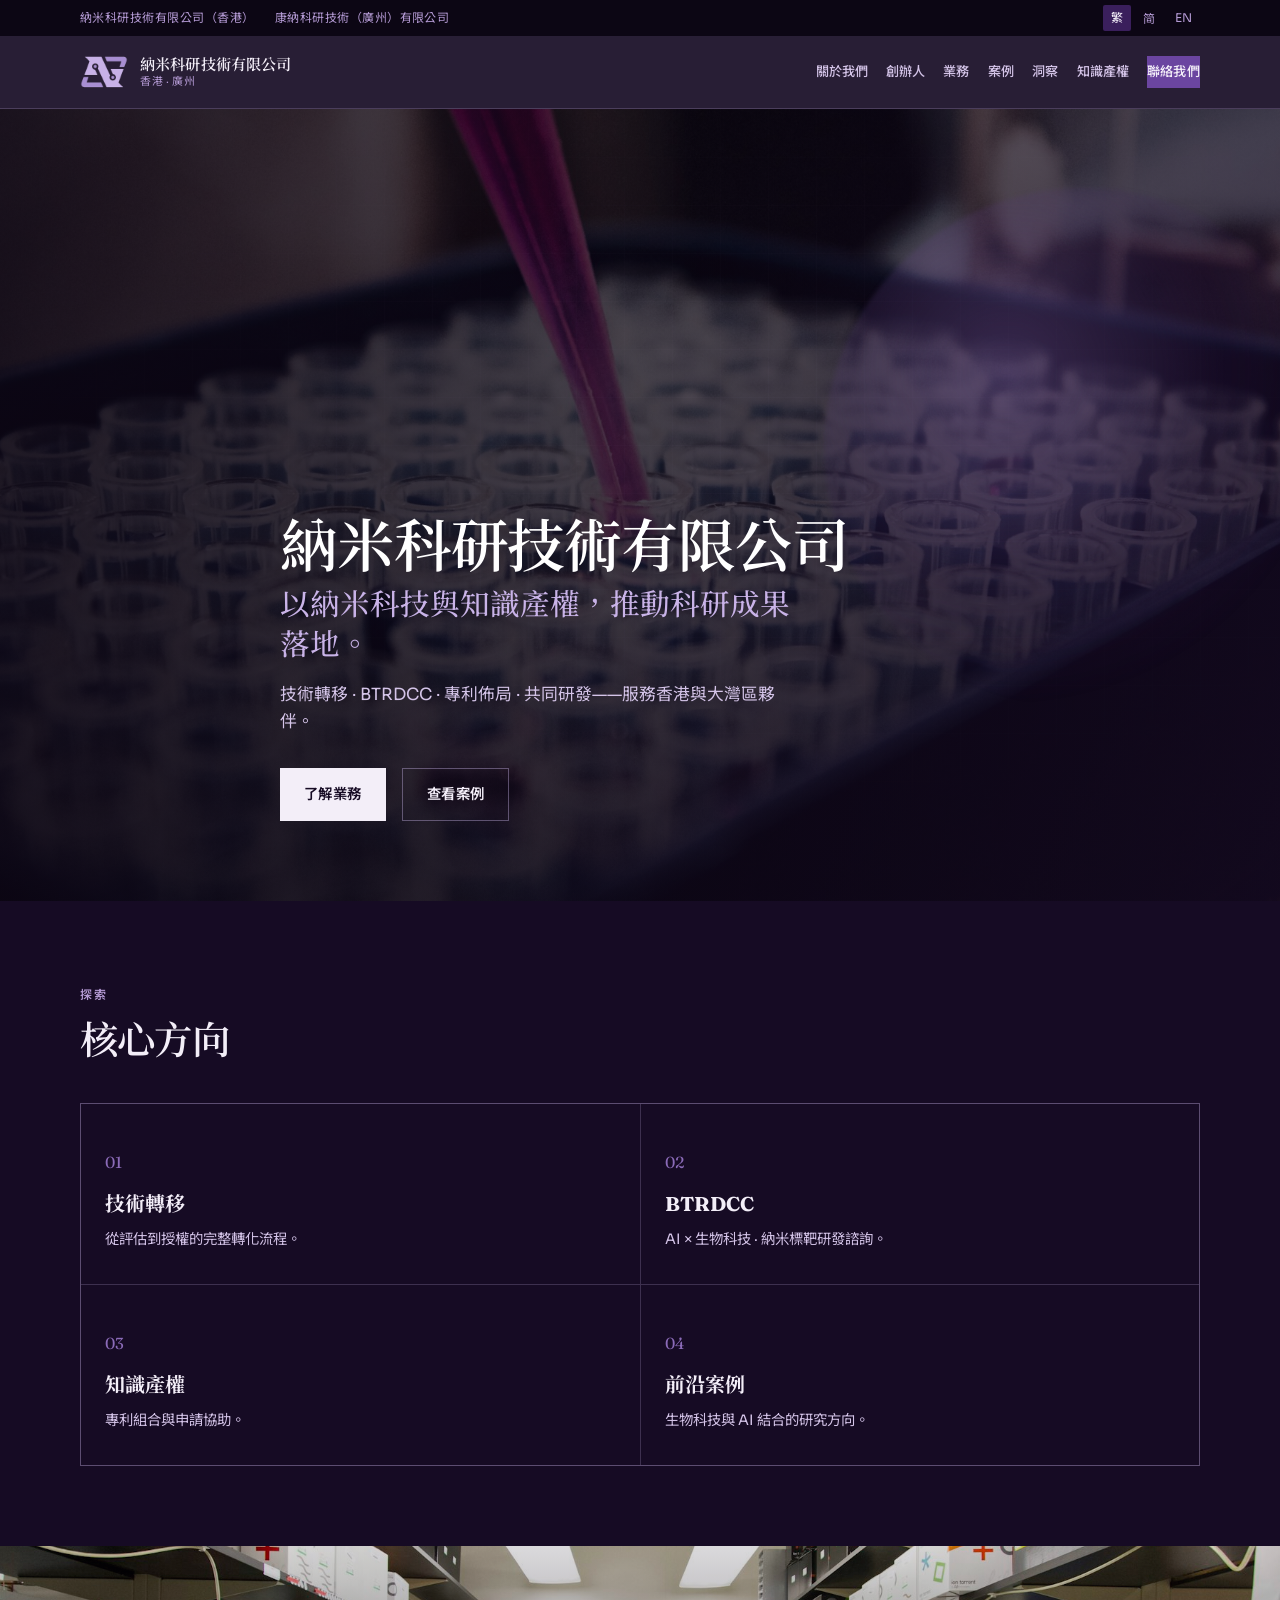
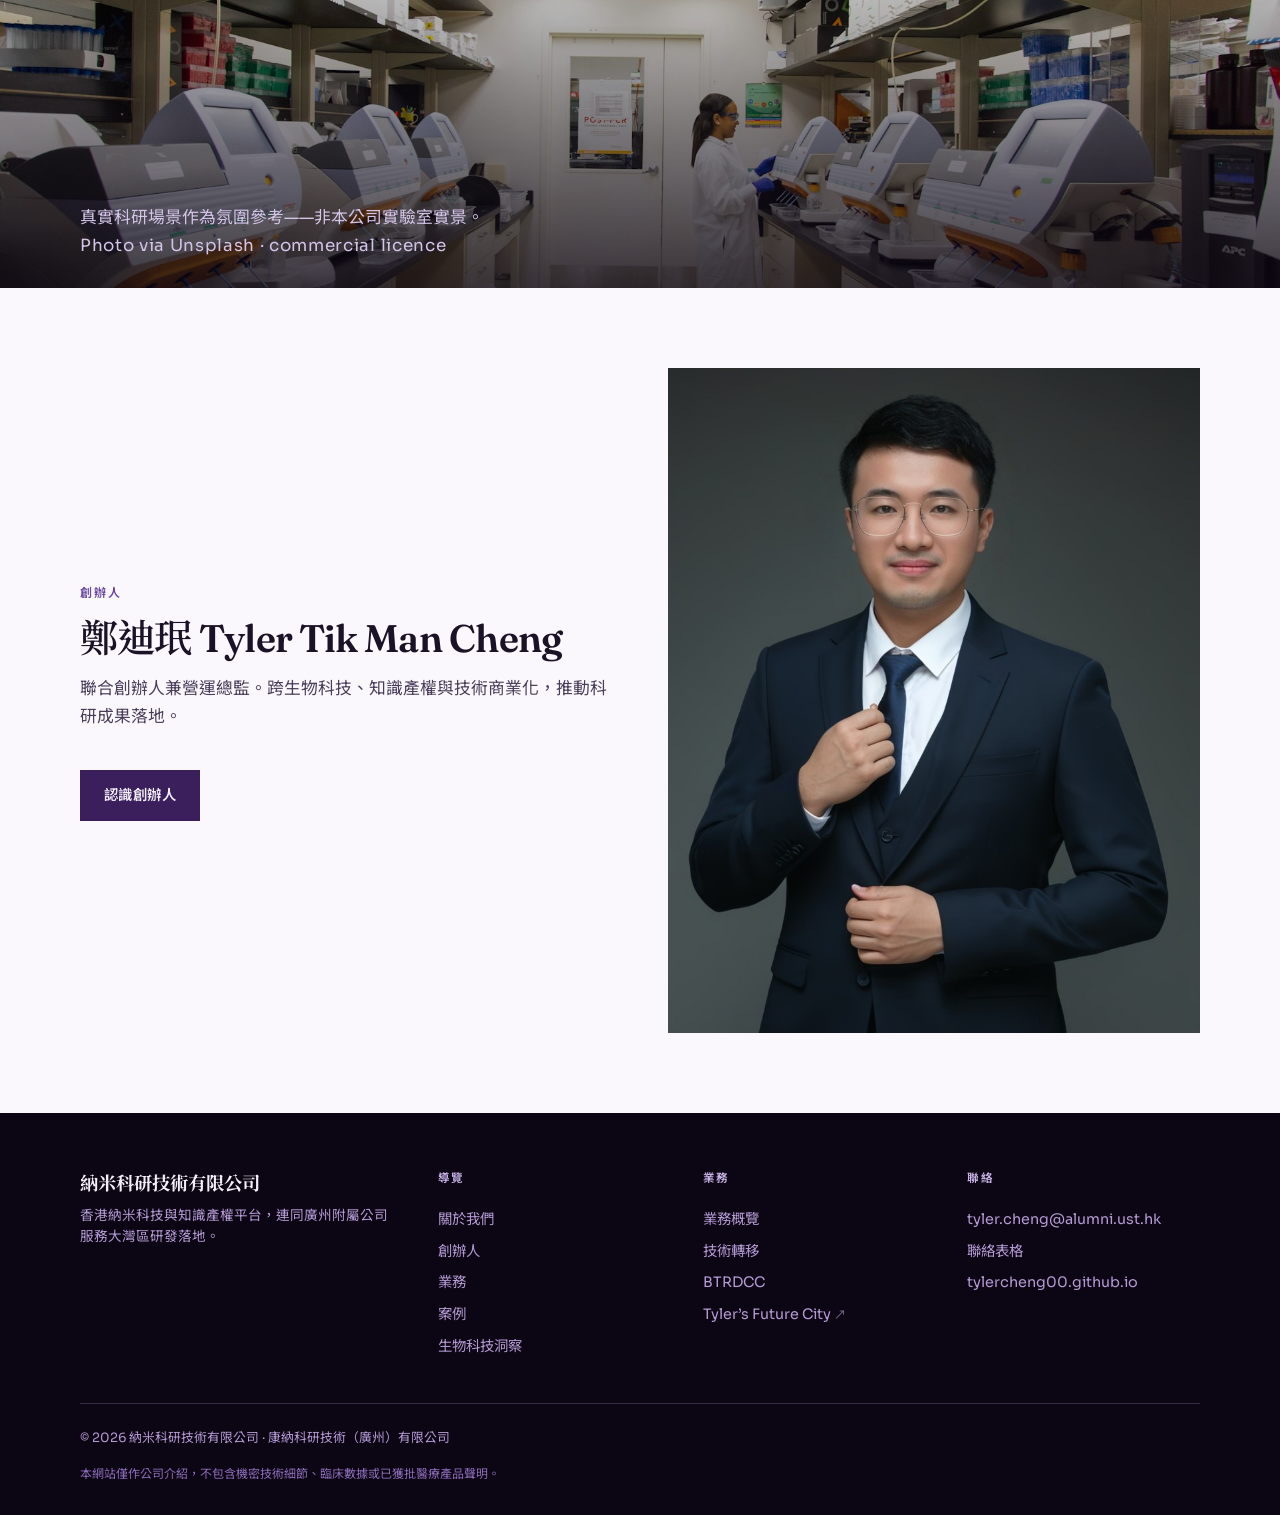
<file: nanotech/index.html>
<!DOCTYPE html>
<html lang="zh-Hant">
<head>
  <meta charset="UTF-8" />
  <script>
    (function () {
      try {
        var lang = localStorage.getItem("nanotech-lang");
        if (lang === "en" || lang === "zh-Hant" || lang === "zh-Hans") document.documentElement.lang = lang;
      } catch (e) {}
    })();
  </script>
  <meta name="viewport" content="width=device-width, initial-scale=1" />
  <title>納米科研技術有限公司 · Nanotech Innovation</title>
  <meta name="description" content="納米科研技術有限公司官方網站" />
  <link rel="preconnect" href="https://fonts.googleapis.com" />
  <link rel="preconnect" href="https://fonts.gstatic.com" crossorigin />
  <link href="https://fonts.googleapis.com/css2?family=Fraunces:opsz,wght@9..144,500;9..144,600;9..144,700&family=Noto+Sans+SC:wght@400;500;600;700&family=Noto+Sans+TC:wght@400;500;600;700&family=Noto+Serif+TC:wght@500;600;700&family=Sora:wght@400;500;600;700&display=swap" rel="stylesheet" />
  <link rel="stylesheet" href="css/styles.css" />
  <link rel="icon" href="assets/favicon.png" type="image/png" />
</head>
<body>
  <div class="topbar">
    <div class="container">
      <div class="topbar-entities">
        <span class="zh-hant">納米科研技術有限公司（香港）</span>
        <span class="zh-hans">纳米科研技术有限公司（香港）</span>
        <span class="en">Nanotech Innovation Limited (Hong Kong)</span>
        <span class="zh-hant">康納科研技術（廣州）有限公司</span>
        <span class="zh-hans">康纳科研技术（广州）有限公司</span>
        <span class="en">Nanotech Innovation (Guangzhou) Limited</span>
      </div>
      <div class="lang-toggle" role="group" aria-label="Language">
        <button type="button" data-lang="zh-Hant" aria-pressed="true">繁</button>
        <button type="button" data-lang="zh-Hans" aria-pressed="false">简</button>
        <button type="button" data-lang="en" aria-pressed="false">EN</button>
      </div>
    </div>
  </div>

  <header class="site-header">
    <div class="container nav">
      <a class="logo" href="index.html">
        <img class="logo-mark" src="assets/logo-mark.png" alt="" width="40" height="40" />
        <span class="logo-text">
          <strong class="zh-hant">納米科研技術有限公司</strong>
          <strong class="zh-hans">纳米科研技术有限公司</strong>
          <strong class="en">Nanotech Innovation Limited</strong>
          <small class="zh-hant">香港 · 廣州</small>
          <small class="zh-hans">香港 · 广州</small>
          <small class="en">Hong Kong · Guangzhou</small>
        </span>
      </a>
      <button class="nav-toggle" type="button" aria-expanded="false" aria-label="Menu"><span></span></button>
      <nav class="nav-links" aria-label="Primary">
        <a href="about.html"><span class="zh-hant">關於我們</span><span class="zh-hans">关于我们</span><span class="en">About</span></a>
        <a href="founder.html"><span class="zh-hant">創辦人</span><span class="zh-hans">创办人</span><span class="en">Founder</span></a>
        <a href="services.html"><span class="zh-hant">業務</span><span class="zh-hans">业务</span><span class="en">Services</span></a>
        <a href="case-study.html"><span class="zh-hant">案例</span><span class="zh-hans">案例</span><span class="en">Case study</span></a>
        <a href="insights.html"><span class="zh-hant">洞察</span><span class="zh-hans">洞察</span><span class="en">Insights</span></a>
        <a href="patents.html"><span class="zh-hant">知識產權</span><span class="zh-hans">知识产权</span><span class="en">IP</span></a>
        <a class="nav-cta" href="contact.html"><span class="zh-hant">聯絡我們</span><span class="zh-hans">联系我们</span><span class="en">Contact</span></a>
      </nav>
    </div>
  </header>

  <main>

    <!-- Photo: Unsplash lab-glassware.jpg — see assets/media/CREDITS.md -->
    <section class="hero">
      <div class="hero-bg" aria-hidden="true"></div>
      <div class="hero-photo" aria-hidden="true" style="background-image:url('assets/media/lab-glassware.jpg')"></div>
      <div class="hero-pattern" aria-hidden="true"></div>
      <div class="hero-orb" aria-hidden="true"></div>
      <div class="container hero-content">
        <h1 class="hero-brand zh-hant">納米科研技術有限公司</h1>
        <h1 class="hero-brand zh-hans">纳米科研技术有限公司</h1>
        <h1 class="hero-brand en">Nanotech Innovation Limited</h1>
        <p class="hero-headline zh-hant">以納米科技與知識產權，推動科研成果落地。</p>
        <p class="hero-headline zh-hans">以纳米科技与知识产权，推动科研成果落地。</p>
        <p class="hero-headline en">Advancing research into real-world technology through nanotech and IP.</p>
        <p class="hero-lead zh-hant">技術轉移 · BTRDCC · 專利佈局 · 共同研發——服務香港與大灣區夥伴。</p>
        <p class="hero-lead zh-hans">技术转移 · BTRDCC · 专利布局 · 共同研发——服务香港与大湾区伙伴。</p>
        <p class="hero-lead en">Technology transfer, BTRDCC, patent strategy and co-development for Hong Kong and Greater Bay Area partners.</p>
        <div class="hero-actions">
          <a class="btn btn-primary" href="services.html"><span class="zh-hant">了解業務</span><span class="zh-hans">了解业务</span><span class="en">Our services</span></a>
          <a class="btn btn-ghost" href="case-study.html"><span class="zh-hant">查看案例</span><span class="zh-hans">查看案例</span><span class="en">Case study</span></a>
        </div>
      </div>
    </section>

    <section class="section section-dark">
      <div class="container">
        <div class="section-head reveal">
          <span class="section-label"><span class="zh-hant">探索</span><span class="zh-hans">探索</span><span class="en">Explore</span></span>
          <h2 class="section-title zh-hant">核心方向</h2>
          <h2 class="section-title zh-hans">核心方向</h2>
          <h2 class="section-title en">Core directions</h2>
        </div>
        <div class="home-grid reveal">
          <a class="home-tile" href="technology-transfer.html">
            <div class="tile-num">01</div>
            <h3><span class="zh-hant">技術轉移</span><span class="zh-hans">技术转移</span><span class="en">Technology transfer</span></h3>
            <p class="zh-hant">從評估到授權的完整轉化流程。</p>
            <p class="zh-hans">从评估到授权的完整转化流程。</p>
            <p class="en">From assessment to licensing.</p>
          </a>
          <a class="home-tile" href="btrdcc.html">
            <div class="tile-num">02</div>
            <h3>BTRDCC</h3>
            <p class="zh-hant">AI × 生物科技 · 納米標靶研發諮詢。</p>
            <p class="zh-hans">AI × 生物科技 · 纳米靶向研发咨询。</p>
            <p class="en">AI × biotech · nano-targeting consultation.</p>
          </a>
          <a class="home-tile" href="patents.html">
            <div class="tile-num">03</div>
            <h3><span class="zh-hant">知識產權</span><span class="zh-hans">知识产权</span><span class="en">Intellectual property</span></h3>
            <p class="zh-hant">專利組合與申請協助。</p>
            <p class="zh-hans">专利组合与申请协助。</p>
            <p class="en">Portfolio and filing support.</p>
          </a>
          <a class="home-tile" href="case-study.html">
            <div class="tile-num">04</div>
            <h3><span class="zh-hant">前沿案例</span><span class="zh-hans">前沿案例</span><span class="en">Frontier case</span></h3>
            <p class="zh-hant">生物科技與 AI 結合的研究方向。</p>
            <p class="zh-hans">生物科技与 AI 结合的研究方向。</p>
            <p class="en">Where biotech meets AI.</p>
          </a>
        </div>
      </div>
    </section>

    <!-- Photo: Unsplash lab-microscope.jpg — see assets/media/CREDITS.md -->
    <section class="photo-band reveal" style="background-image:url('assets/media/lab-microscope.jpg')">
      <div class="container">
        <p class="zh-hant">真實科研場景作為氛圍參考——非本公司實驗室實景。</p>
        <p class="zh-hans">真实科研场景作为氛围参考——非本公司实验室实景。</p>
        <p class="en">Authentic research atmosphere — illustrative category photography, not our own facilities.</p>
        <p class="photo-credit">Photo via Unsplash · commercial licence</p>
      </div>
    </section>

    <section class="section">
      <div class="container split">
        <div class="reveal">
          <span class="section-label"><span class="zh-hant">創辦人</span><span class="zh-hans">创办人</span><span class="en">Founder</span></span>
          <h2 class="section-title zh-hant">鄭迪珉 Tyler Tik Man Cheng</h2>
          <h2 class="section-title zh-hans">郑迪珉 Tyler Tik Man Cheng</h2>
          <h2 class="section-title en">鄭迪珉 Tyler Tik Man Cheng</h2>
          <p class="section-lead zh-hant">聯合創辦人兼營運總監。跨生物科技、知識產權與技術商業化，推動科研成果落地。</p>
          <p class="section-lead zh-hans">联合创办人兼运营总监。跨生物科技、知识产权与技术商业化，推动科研成果落地。</p>
          <p class="section-lead en">Co-founder &amp; COO. Working across biotech, IP and technology commercialisation.</p>
          <a class="btn btn-dark" href="founder.html"><span class="zh-hant">認識創辦人</span><span class="zh-hans">认识创办人</span><span class="en">Meet the founder</span></a>
        </div>
        <div class="split-visual has-photo reveal">
          <img src="assets/media/tyler-portrait.jpg" alt="鄭迪珉 Tyler Tik Man Cheng" style="object-position:center top" />
        </div>
      </div>
    </section>

  </main>

  <footer class="site-footer">
    <div class="container">
      <div class="footer-grid">
        <div class="footer-brand">
          <strong class="zh-hant">納米科研技術有限公司</strong>
          <strong class="zh-hans">纳米科研技术有限公司</strong>
          <strong class="en">Nanotech Innovation Limited</strong>
          <p class="zh-hant">香港納米科技與知識產權平台，連同廣州附屬公司服務大灣區研發落地。</p>
          <p class="zh-hans">香港纳米科技与知识产权平台，连同广州附属公司服务大湾区研发落地。</p>
          <p class="en">A Hong Kong nanotech and IP platform, with our Guangzhou affiliate supporting Greater Bay Area R&amp;D.</p>
        </div>
        <div class="footer-col">
          <h4><span class="zh-hant">導覽</span><span class="zh-hans">导览</span><span class="en">Explore</span></h4>
          <a href="about.html"><span class="zh-hant">關於我們</span><span class="zh-hans">关于我们</span><span class="en">About</span></a>
          <a href="founder.html"><span class="zh-hant">創辦人</span><span class="zh-hans">创办人</span><span class="en">Founder</span></a>
          <a href="services.html"><span class="zh-hant">業務</span><span class="zh-hans">业务</span><span class="en">Services</span></a>
          <a href="case-study.html"><span class="zh-hant">案例</span><span class="zh-hans">案例</span><span class="en">Case study</span></a>
          <a href="insights.html"><span class="zh-hant">生物科技洞察</span><span class="zh-hans">生物科技洞察</span><span class="en">Biotech Insights</span></a>
        </div>
        <div class="footer-col">
          <h4><span class="zh-hant">業務</span><span class="zh-hans">业务</span><span class="en">Services</span></h4>
          <a href="services.html"><span class="zh-hant">業務概覽</span><span class="zh-hans">业务概览</span><span class="en">Overview</span></a>
          <a href="technology-transfer.html"><span class="zh-hant">技術轉移</span><span class="zh-hans">技术转移</span><span class="en">Tech transfer</span></a>
          <a href="btrdcc.html">BTRDCC</a>
          <a class="ext-link" href="https://tyler-future-city.apps.grok.bot" target="_blank" rel="noopener noreferrer">Tyler’s Future City</a>
        </div>
        <div class="footer-col">
          <h4><span class="zh-hant">聯絡</span><span class="zh-hans">联络</span><span class="en">Contact</span></h4>
          <a href="mailto:tyler.cheng@alumni.ust.hk">tyler.cheng@alumni.ust.hk</a>
          <a href="contact.html"><span class="zh-hant">聯絡表格</span><span class="zh-hans">联络表格</span><span class="en">Enquiry form</span></a>
          <a href="https://tylercheng00.github.io/" target="_blank" rel="noopener noreferrer">tylercheng00.github.io</a>
        </div>
      </div>
      <div class="footer-bottom">
        <span class="zh-hant">© 2026 納米科研技術有限公司 · 康納科研技術（廣州）有限公司</span>
        <span class="zh-hans">© 2026 纳米科研技术有限公司 · 康纳科研技术（广州）有限公司</span>
        <span class="en">© 2026 Nanotech Innovation Limited · Nanotech Innovation (Guangzhou) Limited</span>
      </div>
      <p class="disclaimer zh-hant">本網站僅作公司介紹，不包含機密技術細節、臨床數據或已獲批醫療產品聲明。</p>
      <p class="disclaimer zh-hans">本网站仅作公司介绍，不包含机密技术细节、临床数据或已获批医疗产品声明。</p>
      <p class="disclaimer en">For company introduction only — no confidential technical details, clinical data, or approved medical product claims.</p>
    </div>
  </footer>
  <script src="js/main.js"></script>
</body>
</html>
</file>
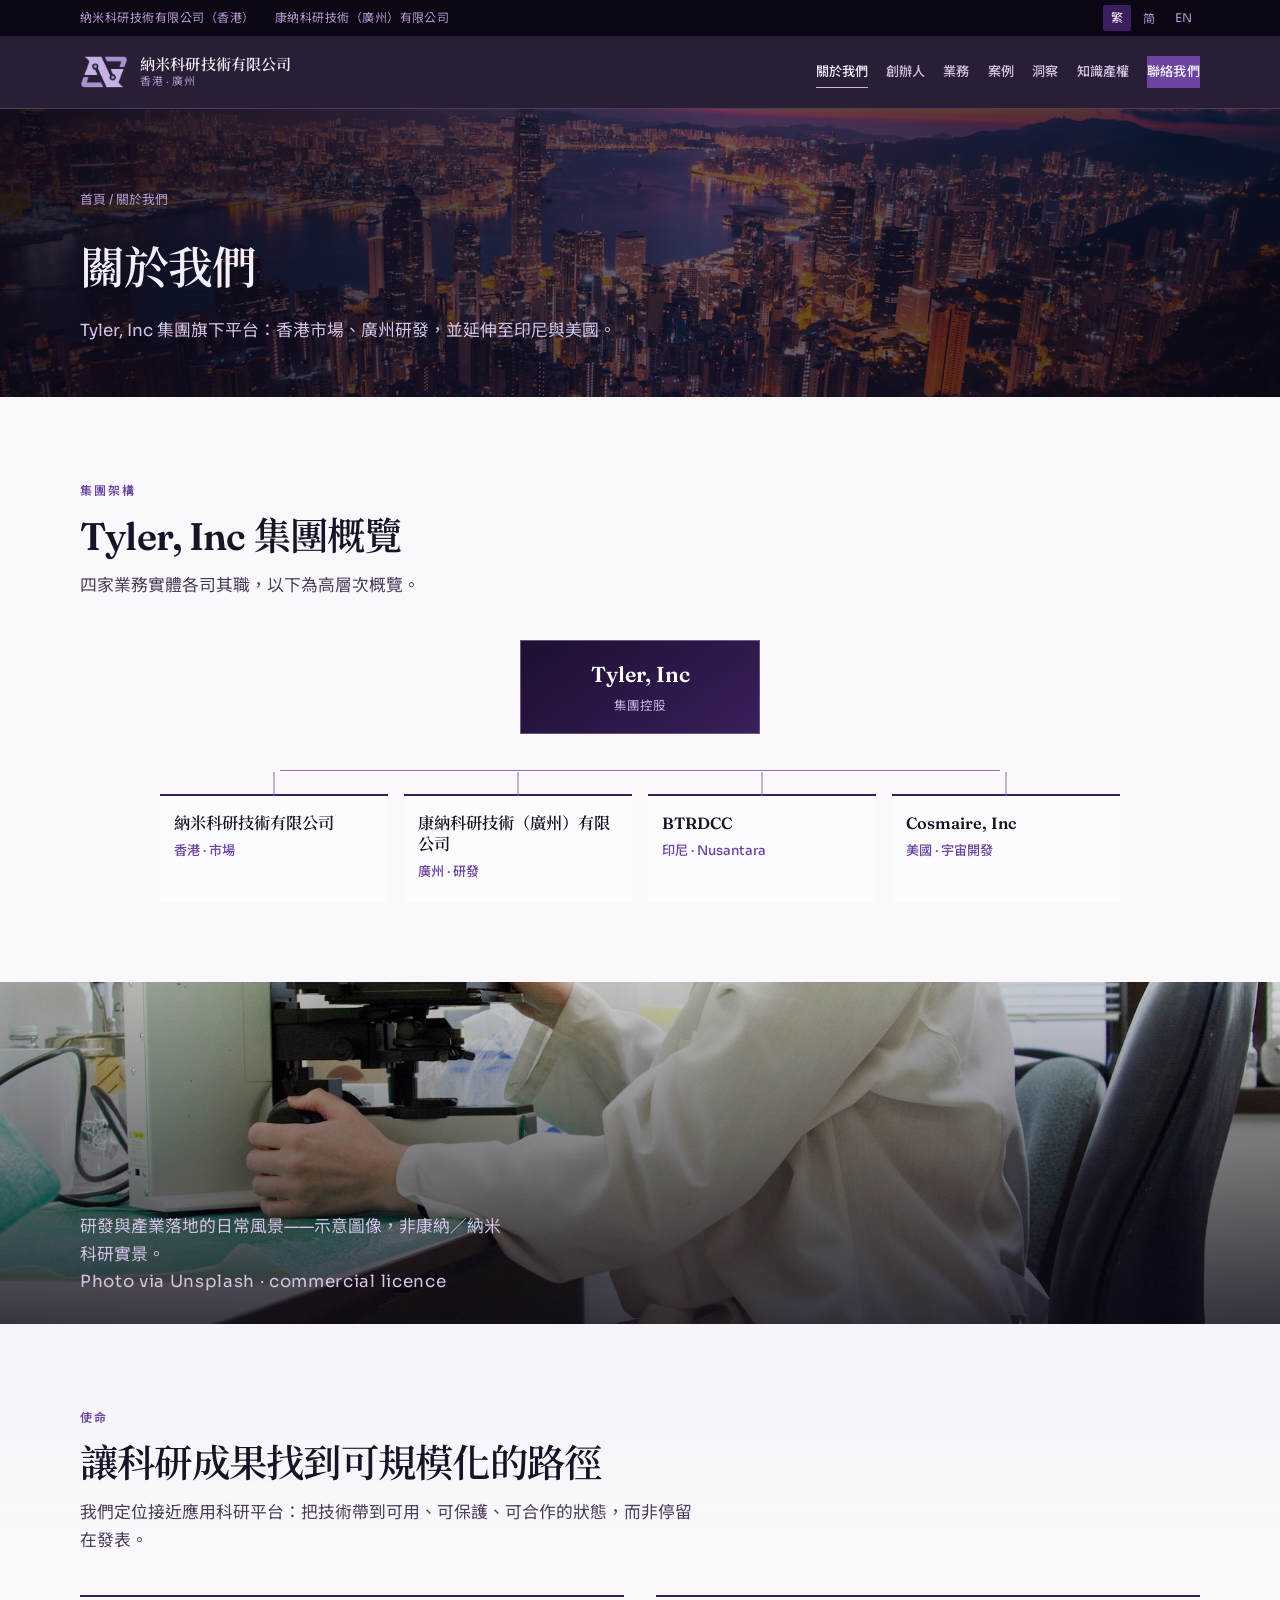
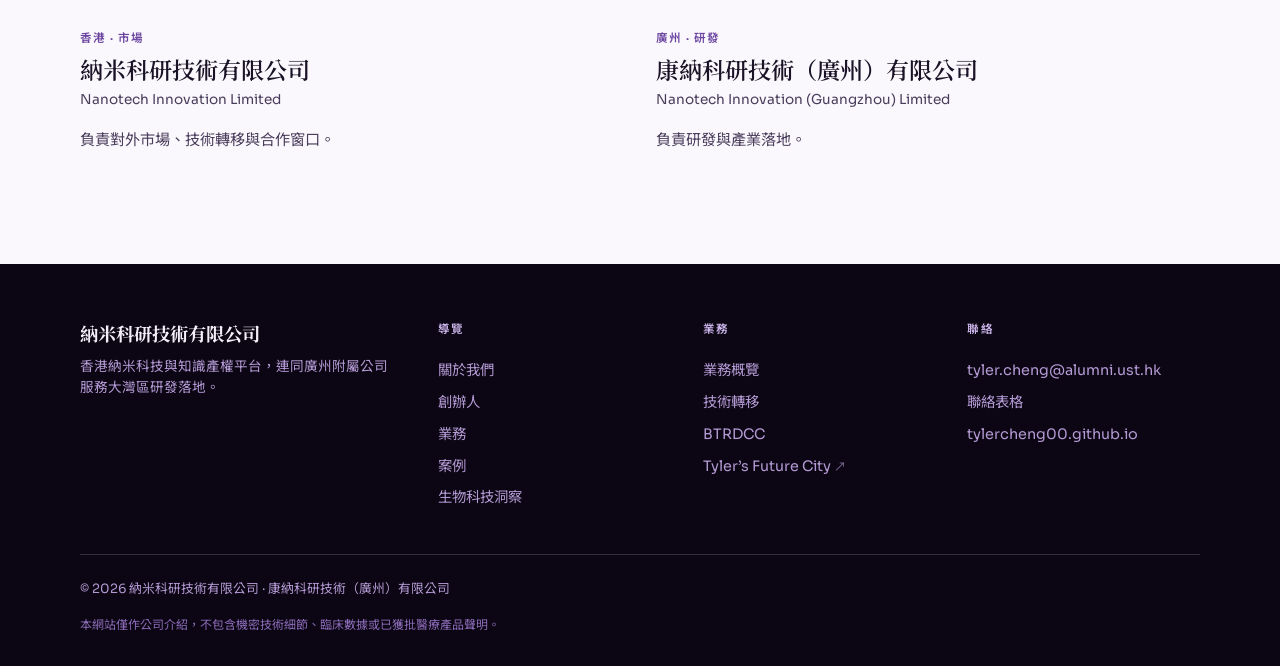
<file: nanotech/about.html>
<!DOCTYPE html>
<html lang="zh-Hant">
<head>
  <meta charset="UTF-8" />
  <script>
    (function () {
      try {
        var lang = localStorage.getItem("nanotech-lang");
        if (lang === "en" || lang === "zh-Hant" || lang === "zh-Hans") document.documentElement.lang = lang;
      } catch (e) {}
    })();
  </script>
  <meta name="viewport" content="width=device-width, initial-scale=1" />
  <title>關於我們 · Nanotech Innovation</title>
  <meta name="description" content="關於納米科研技術有限公司" />
  <link rel="preconnect" href="https://fonts.googleapis.com" />
  <link rel="preconnect" href="https://fonts.gstatic.com" crossorigin />
  <link href="https://fonts.googleapis.com/css2?family=Fraunces:opsz,wght@9..144,500;9..144,600;9..144,700&family=Noto+Sans+SC:wght@400;500;600;700&family=Noto+Sans+TC:wght@400;500;600;700&family=Noto+Serif+TC:wght@500;600;700&family=Sora:wght@400;500;600;700&display=swap" rel="stylesheet" />
  <link rel="stylesheet" href="css/styles.css" />
  <link rel="icon" href="assets/favicon.png" type="image/png" />
</head>
<body>
  <div class="topbar">
    <div class="container">
      <div class="topbar-entities">
        <span class="zh-hant">納米科研技術有限公司（香港）</span>
        <span class="zh-hans">纳米科研技术有限公司（香港）</span>
        <span class="en">Nanotech Innovation Limited (Hong Kong)</span>
        <span class="zh-hant">康納科研技術（廣州）有限公司</span>
        <span class="zh-hans">康纳科研技术（广州）有限公司</span>
        <span class="en">Nanotech Innovation (Guangzhou) Limited</span>
      </div>
      <div class="lang-toggle" role="group" aria-label="Language">
        <button type="button" data-lang="zh-Hant" aria-pressed="true">繁</button>
        <button type="button" data-lang="zh-Hans" aria-pressed="false">简</button>
        <button type="button" data-lang="en" aria-pressed="false">EN</button>
      </div>
    </div>
  </div>

  <header class="site-header">
    <div class="container nav">
      <a class="logo" href="index.html">
        <img class="logo-mark" src="assets/logo-mark.png" alt="" width="40" height="40" />
        <span class="logo-text">
          <strong class="zh-hant">納米科研技術有限公司</strong>
          <strong class="zh-hans">纳米科研技术有限公司</strong>
          <strong class="en">Nanotech Innovation Limited</strong>
          <small class="zh-hant">香港 · 廣州</small>
          <small class="zh-hans">香港 · 广州</small>
          <small class="en">Hong Kong · Guangzhou</small>
        </span>
      </a>
      <button class="nav-toggle" type="button" aria-expanded="false" aria-label="Menu"><span></span></button>
      <nav class="nav-links" aria-label="Primary">
        <a href="about.html" aria-current="page"><span class="zh-hant">關於我們</span><span class="zh-hans">关于我们</span><span class="en">About</span></a>
        <a href="founder.html"><span class="zh-hant">創辦人</span><span class="zh-hans">创办人</span><span class="en">Founder</span></a>
        <a href="services.html"><span class="zh-hant">業務</span><span class="zh-hans">业务</span><span class="en">Services</span></a>
        <a href="case-study.html"><span class="zh-hant">案例</span><span class="zh-hans">案例</span><span class="en">Case study</span></a>
        <a href="insights.html"><span class="zh-hant">洞察</span><span class="zh-hans">洞察</span><span class="en">Insights</span></a>
        <a href="patents.html"><span class="zh-hant">知識產權</span><span class="zh-hans">知识产权</span><span class="en">IP</span></a>
        <a class="nav-cta" href="contact.html"><span class="zh-hant">聯絡我們</span><span class="zh-hans">联系我们</span><span class="en">Contact</span></a>
      </nav>
    </div>
  </header>

  <main>

    <!-- Photo: Unsplash city-skyline.jpg (Hong Kong) — see assets/media/CREDITS.md -->
    <section class="page-hero has-photo">
      <div class="page-hero-photo" aria-hidden="true" style="background-image:url('assets/media/city-skyline.jpg')"></div>
      <div class="container">
        <div class="breadcrumb"><a href="index.html"><span class="zh-hant">首頁</span><span class="zh-hans">首页</span><span class="en">Home</span></a> / <span class="zh-hant">關於我們</span><span class="zh-hans">关于我们</span><span class="en">About</span></div>
        <h1 class="zh-hant">關於我們</h1>
        <h1 class="zh-hans">关于我们</h1>
        <h1 class="en">About us</h1>
        <p class="zh-hant">Tyler, Inc 集團旗下平台：香港市場、廣州研發，並延伸至印尼與美國。</p>
        <p class="zh-hans">Tyler, Inc 集团旗下平台：香港市场、广州研发，并延伸至印尼与美国。</p>
        <p class="en">Part of the Tyler, Inc group — Hong Kong market, Guangzhou R&amp;D, plus Indonesia and the U.S.</p>
      </div>
    </section>
    <section class="section" id="group">
      <div class="container">
        <div class="section-head reveal">
          <span class="section-label"><span class="zh-hant">集團架構</span><span class="zh-hans">集团架构</span><span class="en">Group structure</span></span>
          <h2 class="section-title zh-hant">Tyler, Inc 集團概覽</h2>
          <h2 class="section-title zh-hans">Tyler, Inc 集团概览</h2>
          <h2 class="section-title en">Tyler, Inc at a glance</h2>
          <p class="section-lead zh-hant">四家業務實體各司其職，以下為高層次概覽。</p>
          <p class="section-lead zh-hans">四家业务实体各司其职，以下为高层次概览。</p>
          <p class="section-lead en">Four operating entities — a high-level overview only.</p>
        </div>

        <div class="org-chart reveal" role="img" aria-label="Tyler, Inc group organisation chart">
          <div class="org-parent">
            <span class="org-name">Tyler, Inc</span>
            <span class="org-meta zh-hant">集團控股</span>
            <span class="org-meta zh-hans">集团控股</span>
            <span class="org-meta en">Holding group</span>
          </div>
          <ul class="org-children">
            <li>
              <span class="org-name zh-hant">納米科研技術有限公司</span>
              <span class="org-name zh-hans">纳米科研技术有限公司</span>
              <span class="org-name en">Nanotech Innovation Limited</span>
              <span class="org-meta zh-hant">香港 · 市場</span>
              <span class="org-meta zh-hans">香港 · 市场</span>
              <span class="org-meta en">Hong Kong · Market</span>
            </li>
            <li>
              <span class="org-name zh-hant">康納科研技術（廣州）有限公司</span>
              <span class="org-name zh-hans">康纳科研技术（广州）有限公司</span>
              <span class="org-name en">Nanotech Innovation (Guangzhou) Limited</span>
              <span class="org-meta zh-hant">廣州 · 研發</span>
              <span class="org-meta zh-hans">广州 · 研发</span>
              <span class="org-meta en">Guangzhou · R&amp;D</span>
            </li>
            <li>
              <span class="org-name">BTRDCC</span>
              <span class="org-meta zh-hant">印尼 · Nusantara</span>
              <span class="org-meta zh-hans">印尼 · Nusantara</span>
              <span class="org-meta en">Indonesia · Nusantara</span>
            </li>
            <li>
              <span class="org-name">Cosmaire, Inc</span>
              <span class="org-meta zh-hant">美國 · 宇宙開發</span>
              <span class="org-meta zh-hans">美国 · 宇宙开发</span>
              <span class="org-meta en">United States · Space</span>
            </li>
          </ul>
        </div>
      </div>
    </section>
    <!-- Photo: Unsplash lab-workspace.jpg — see assets/media/CREDITS.md -->
    <section class="photo-band reveal" style="background-image:url('assets/media/lab-workspace.jpg')">
      <div class="container">
        <p class="zh-hant">研發與產業落地的日常風景——示意圖像，非康納／納米科研實景。</p>
        <p class="zh-hans">研发与产业落地的日常风景——示意图像，非康纳／纳米科研实景。</p>
        <p class="en">Everyday R&amp;D atmosphere — illustrative only, not our Guangzhou or Hong Kong facilities.</p>
        <p class="photo-credit">Photo via Unsplash · commercial licence</p>
      </div>
    </section>
    <section class="section section-alt">
      <div class="container">
        <div class="section-head reveal">
          <span class="section-label"><span class="zh-hant">使命</span><span class="zh-hans">使命</span><span class="en">Mission</span></span>
          <h2 class="section-title zh-hant">讓科研成果找到可規模化的路徑</h2>
          <h2 class="section-title zh-hans">让科研成果找到可规模化的路径</h2>
          <h2 class="section-title en">Give research a scalable path</h2>
          <p class="section-lead zh-hant">我們定位接近應用科研平台：把技術帶到可用、可保護、可合作的狀態，而非停留在發表。</p>
          <p class="section-lead zh-hans">我们定位接近应用科研平台：把技术带到可用、可保护、可合作的状态，而非停留在发表。</p>
          <p class="section-lead en">Like applied research platforms, we make technology usable, protectable and partner-ready — not publication alone.</p>
        </div>
        <div class="entities">
          <article class="entity reveal" id="hk">
            <div class="entity-tag"><span class="zh-hant">香港 · 市場</span><span class="zh-hans">香港 · 市场</span><span class="en">Hong Kong · Market</span></div>
            <h3 class="zh-hant">納米科研技術有限公司</h3>
            <h3 class="zh-hans">纳米科研技术有限公司</h3>
            <h3 class="en">Nanotech Innovation Limited</h3>
            <p class="entity-en">Nanotech Innovation Limited</p>
            <p class="zh-hant">負責對外市場、技術轉移與合作窗口。</p>
            <p class="zh-hans">负责对外市场、技术转移与合作窗口。</p>
            <p class="en">Market-facing entity for partnerships and technology transfer.</p>
          </article>
          <article class="entity reveal" id="gz">
            <div class="entity-tag"><span class="zh-hant">廣州 · 研發</span><span class="zh-hans">广州 · 研发</span><span class="en">Guangzhou · R&amp;D</span></div>
            <h3 class="zh-hant">康納科研技術（廣州）有限公司</h3>
            <h3 class="zh-hans">康纳科研技术（广州）有限公司</h3>
            <h3 class="en">Nanotech Innovation (Guangzhou) Limited</h3>
            <p class="entity-en">Nanotech Innovation (Guangzhou) Limited</p>
            <p class="zh-hant">負責研發與產業落地。</p>
            <p class="zh-hans">负责研发与产业落地。</p>
            <p class="en">R&amp;D and industrialisation platform.</p>
          </article>
        </div>
      </div>
    </section>

  </main>

  <footer class="site-footer">
    <div class="container">
      <div class="footer-grid">
        <div class="footer-brand">
          <strong class="zh-hant">納米科研技術有限公司</strong>
          <strong class="zh-hans">纳米科研技术有限公司</strong>
          <strong class="en">Nanotech Innovation Limited</strong>
          <p class="zh-hant">香港納米科技與知識產權平台，連同廣州附屬公司服務大灣區研發落地。</p>
          <p class="zh-hans">香港纳米科技与知识产权平台，连同广州附属公司服务大湾区研发落地。</p>
          <p class="en">A Hong Kong nanotech and IP platform, with our Guangzhou affiliate supporting Greater Bay Area R&amp;D.</p>
        </div>
        <div class="footer-col">
          <h4><span class="zh-hant">導覽</span><span class="zh-hans">导览</span><span class="en">Explore</span></h4>
          <a href="about.html"><span class="zh-hant">關於我們</span><span class="zh-hans">关于我们</span><span class="en">About</span></a>
          <a href="founder.html"><span class="zh-hant">創辦人</span><span class="zh-hans">创办人</span><span class="en">Founder</span></a>
          <a href="services.html"><span class="zh-hant">業務</span><span class="zh-hans">业务</span><span class="en">Services</span></a>
          <a href="case-study.html"><span class="zh-hant">案例</span><span class="zh-hans">案例</span><span class="en">Case study</span></a>
          <a href="insights.html"><span class="zh-hant">生物科技洞察</span><span class="zh-hans">生物科技洞察</span><span class="en">Biotech Insights</span></a>
        </div>
        <div class="footer-col">
          <h4><span class="zh-hant">業務</span><span class="zh-hans">业务</span><span class="en">Services</span></h4>
          <a href="services.html"><span class="zh-hant">業務概覽</span><span class="zh-hans">业务概览</span><span class="en">Overview</span></a>
          <a href="technology-transfer.html"><span class="zh-hant">技術轉移</span><span class="zh-hans">技术转移</span><span class="en">Tech transfer</span></a>
          <a href="btrdcc.html">BTRDCC</a>
          <a class="ext-link" href="https://tyler-future-city.apps.grok.bot" target="_blank" rel="noopener noreferrer">Tyler’s Future City</a>
        </div>
        <div class="footer-col">
          <h4><span class="zh-hant">聯絡</span><span class="zh-hans">联络</span><span class="en">Contact</span></h4>
          <a href="mailto:tyler.cheng@alumni.ust.hk">tyler.cheng@alumni.ust.hk</a>
          <a href="contact.html"><span class="zh-hant">聯絡表格</span><span class="zh-hans">联络表格</span><span class="en">Enquiry form</span></a>
          <a href="https://tylercheng00.github.io/" target="_blank" rel="noopener noreferrer">tylercheng00.github.io</a>
        </div>
      </div>
      <div class="footer-bottom">
        <span class="zh-hant">© 2026 納米科研技術有限公司 · 康納科研技術（廣州）有限公司</span>
        <span class="zh-hans">© 2026 纳米科研技术有限公司 · 康纳科研技术（广州）有限公司</span>
        <span class="en">© 2026 Nanotech Innovation Limited · Nanotech Innovation (Guangzhou) Limited</span>
      </div>
      <p class="disclaimer zh-hant">本網站僅作公司介紹，不包含機密技術細節、臨床數據或已獲批醫療產品聲明。</p>
      <p class="disclaimer zh-hans">本网站仅作公司介绍，不包含机密技术细节、临床数据或已获批医疗产品声明。</p>
      <p class="disclaimer en">For company introduction only — no confidential technical details, clinical data, or approved medical product claims.</p>
    </div>
  </footer>
  <script src="js/main.js"></script>
</body>
</html>
</file>
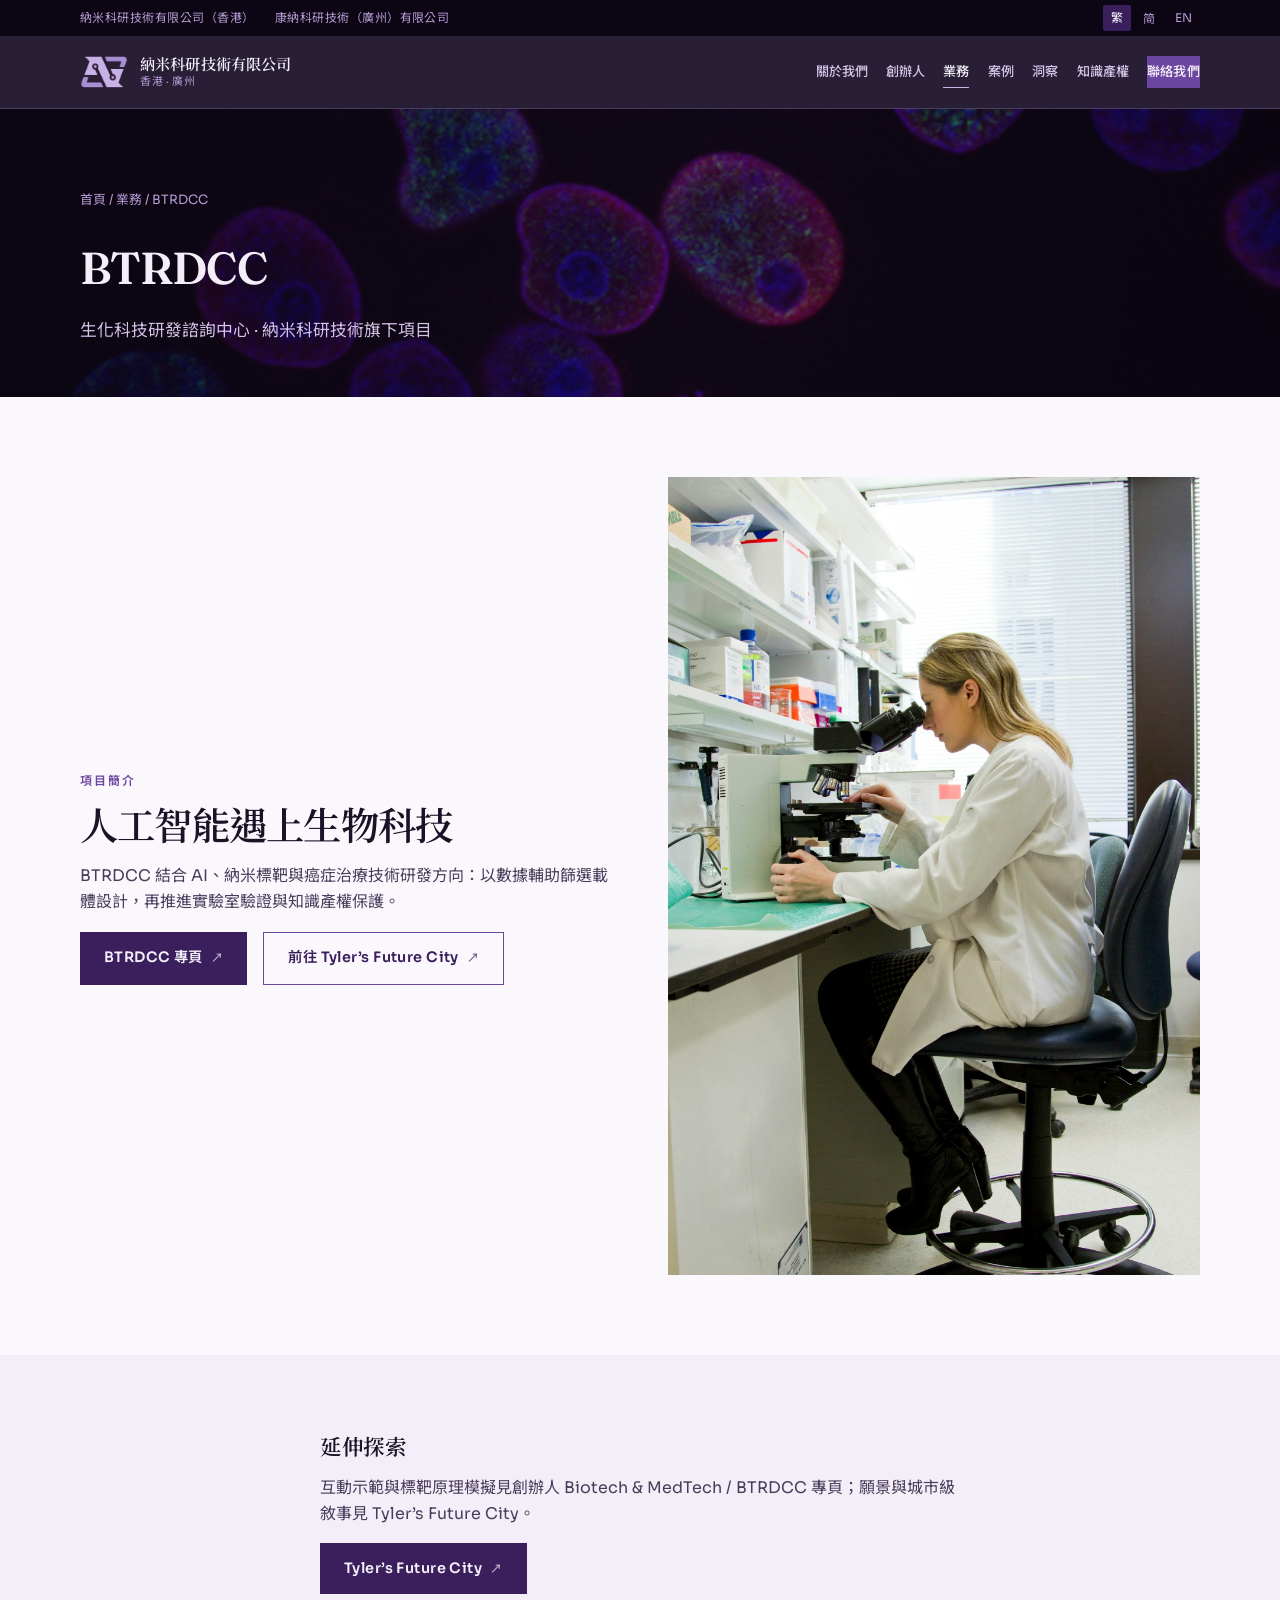
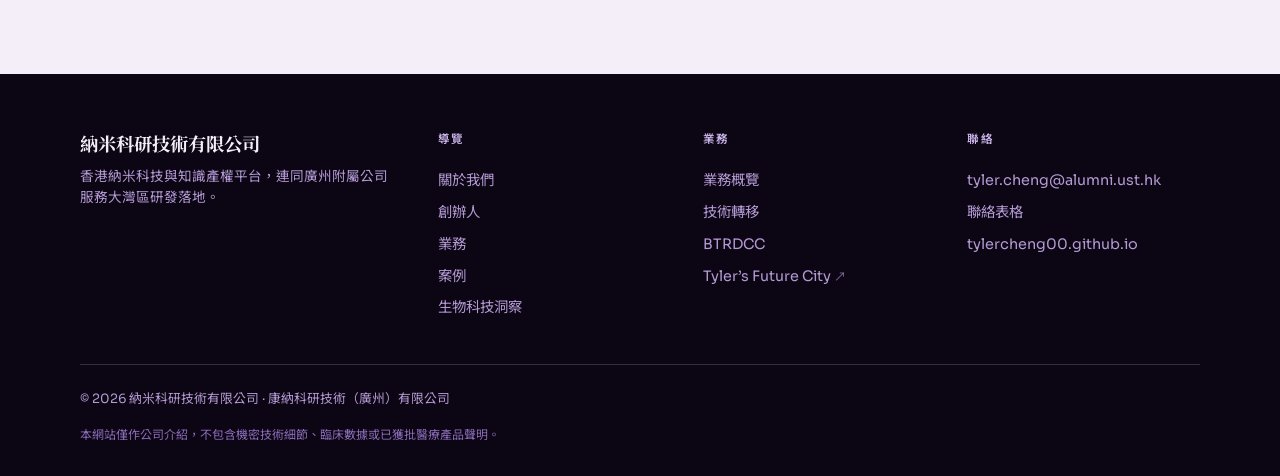
<file: nanotech/btrdcc.html>
<!DOCTYPE html>
<html lang="zh-Hant">
<head>
  <meta charset="UTF-8" />
  <script>
    (function () {
      try {
        var lang = localStorage.getItem("nanotech-lang");
        if (lang === "en" || lang === "zh-Hant" || lang === "zh-Hans") document.documentElement.lang = lang;
      } catch (e) {}
    })();
  </script>
  <meta name="viewport" content="width=device-width, initial-scale=1" />
  <title>BTRDCC · Nanotech Innovation</title>
  <meta name="description" content="BTRDCC 生化科技研發諮詢中心" />
  <link rel="preconnect" href="https://fonts.googleapis.com" />
  <link rel="preconnect" href="https://fonts.gstatic.com" crossorigin />
  <link href="https://fonts.googleapis.com/css2?family=Fraunces:opsz,wght@9..144,500;9..144,600;9..144,700&family=Noto+Sans+SC:wght@400;500;600;700&family=Noto+Sans+TC:wght@400;500;600;700&family=Noto+Serif+TC:wght@500;600;700&family=Sora:wght@400;500;600;700&display=swap" rel="stylesheet" />
  <link rel="stylesheet" href="css/styles.css" />
  <link rel="icon" href="assets/favicon.png" type="image/png" />
</head>
<body>
  <div class="topbar">
    <div class="container">
      <div class="topbar-entities">
        <span class="zh-hant">納米科研技術有限公司（香港）</span>
        <span class="zh-hans">纳米科研技术有限公司（香港）</span>
        <span class="en">Nanotech Innovation Limited (Hong Kong)</span>
        <span class="zh-hant">康納科研技術（廣州）有限公司</span>
        <span class="zh-hans">康纳科研技术（广州）有限公司</span>
        <span class="en">Nanotech Innovation (Guangzhou) Limited</span>
      </div>
      <div class="lang-toggle" role="group" aria-label="Language">
        <button type="button" data-lang="zh-Hant" aria-pressed="true">繁</button>
        <button type="button" data-lang="zh-Hans" aria-pressed="false">简</button>
        <button type="button" data-lang="en" aria-pressed="false">EN</button>
      </div>
    </div>
  </div>
  <header class="site-header">
    <div class="container nav">
      <a class="logo" href="index.html">
        <img class="logo-mark" src="assets/logo-mark.png" alt="" width="40" height="40" />
        <span class="logo-text">
          <strong class="zh-hant">納米科研技術有限公司</strong>
          <strong class="zh-hans">纳米科研技术有限公司</strong>
          <strong class="en">Nanotech Innovation Limited</strong>
          <small class="zh-hant">香港 · 廣州</small>
          <small class="zh-hans">香港 · 广州</small>
          <small class="en">Hong Kong · Guangzhou</small>
        </span>
      </a>
      <button class="nav-toggle" type="button" aria-expanded="false" aria-label="Menu"><span></span></button>
      <nav class="nav-links" aria-label="Primary">
        <a href="about.html"><span class="zh-hant">關於我們</span><span class="zh-hans">关于我们</span><span class="en">About</span></a>
        <a href="founder.html"><span class="zh-hant">創辦人</span><span class="zh-hans">创办人</span><span class="en">Founder</span></a>
        <a href="services.html" aria-current="page"><span class="zh-hant">業務</span><span class="zh-hans">业务</span><span class="en">Services</span></a>
        <a href="case-study.html"><span class="zh-hant">案例</span><span class="zh-hans">案例</span><span class="en">Case study</span></a>
        <a href="insights.html"><span class="zh-hant">洞察</span><span class="zh-hans">洞察</span><span class="en">Insights</span></a>
        <a href="patents.html"><span class="zh-hant">知識產權</span><span class="zh-hans">知识产权</span><span class="en">IP</span></a>
        <a class="nav-cta" href="contact.html"><span class="zh-hant">聯絡我們</span><span class="zh-hans">联系我们</span><span class="en">Contact</span></a>
      </nav>
    </div>
  </header>
  <main>

    <!-- Photo: Unsplash biotech-lab.jpg — see assets/media/CREDITS.md -->
    <section class="page-hero has-photo">
      <div class="page-hero-photo" aria-hidden="true" style="background-image:url('assets/media/biotech-lab.jpg')"></div>
      <div class="container">
        <div class="breadcrumb"><a href="index.html"><span class="zh-hant">首頁</span><span class="zh-hans">首页</span><span class="en">Home</span></a> / <a href="services.html"><span class="zh-hant">業務</span><span class="zh-hans">业务</span><span class="en">Services</span></a> / BTRDCC</div>
        <h1>BTRDCC</h1>
        <p class="zh-hant">生化科技研發諮詢中心 · 納米科研技術旗下項目</p>
        <p class="zh-hans">生化科技研发咨询中心 · 纳米科研技术旗下项目</p>
        <p class="en">Biochemical Technology R&amp;D Consultation Centre · a Nanotech Innovation project</p>
      </div>
    </section>
    <section class="section">
      <div class="container split">
        <div class="reveal">
          <span class="section-label"><span class="zh-hant">項目簡介</span><span class="zh-hans">项目简介</span><span class="en">Overview</span></span>
          <h2 class="section-title zh-hant">人工智能遇上生物科技</h2>
          <h2 class="section-title zh-hans">人工智能遇上生物科技</h2>
          <h2 class="section-title en">Where AI meets biotechnology</h2>
          <p class="zh-hant" style="color:var(--ink-soft);margin-bottom:1rem">BTRDCC 結合 AI、納米標靶與癌症治療技術研發方向：以數據輔助篩選載體設計，再推進實驗室驗證與知識產權保護。</p>
          <p class="zh-hans" style="color:var(--ink-soft);margin-bottom:1rem">BTRDCC 结合 AI、纳米靶向与癌症治疗技术研发方向：以数据辅助筛选载体设计，再推进实验室验证与知识产权保护。</p>
          <p class="en" style="color:var(--ink-soft);margin-bottom:1rem">BTRDCC combines AI, nano-targeting and cancer-therapy research — narrowing carrier designs with data, then advancing lab validation and IP.</p>
          <div class="hero-actions" style="margin-top:0.5rem">
            <a class="btn btn-dark ext-link" href="https://tylercheng00.github.io/biotech-medtech/#btrdcc" target="_blank" rel="noopener noreferrer"><span class="zh-hant">BTRDCC 專頁</span><span class="zh-hans">BTRDCC 专页</span><span class="en">BTRDCC project page</span></a>
            <a class="btn btn-ghost ext-link" href="https://tyler-future-city.apps.grok.bot" target="_blank" rel="noopener noreferrer" style="border-color:var(--purple-500);color:var(--purple-700)"><span class="zh-hant">前往 Tyler’s Future City</span><span class="zh-hans">前往 Tyler’s Future City</span><span class="en">Go to Tyler’s Future City</span></a>
          </div>
        </div>
        <!-- Photo: Unsplash lab-workspace.jpg — see assets/media/CREDITS.md -->
        <div class="split-visual has-photo reveal">
          <img src="assets/media/lab-workspace.jpg" alt="" />
        </div>
      </div>
    </section>
    <section class="section section-muted">
      <div class="container reveal" style="max-width:640px">
        <h2 class="section-title zh-hant" style="font-size:1.35rem">延伸探索</h2>
        <h2 class="section-title zh-hans" style="font-size:1.35rem">延伸探索</h2>
        <h2 class="section-title en" style="font-size:1.35rem">Go further</h2>
        <p class="zh-hant" style="color:var(--ink-soft);margin-bottom:1rem">互動示範與標靶原理模擬見創辦人 Biotech &amp; MedTech / BTRDCC 專頁；願景與城市級敘事見 Tyler’s Future City。</p>
        <p class="zh-hans" style="color:var(--ink-soft);margin-bottom:1rem">互动示范与靶向原理模拟见创办人 Biotech &amp; MedTech / BTRDCC 专页；愿景与城市级叙事见 Tyler’s Future City。</p>
        <p class="en" style="color:var(--ink-soft);margin-bottom:1rem">Interactive demos live on the Biotech &amp; MedTech / BTRDCC page; vision and city-scale narrative on Tyler’s Future City.</p>
        <a class="btn btn-dark ext-link" href="https://tyler-future-city.apps.grok.bot" target="_blank" rel="noopener noreferrer">Tyler’s Future City</a>
      </div>
    </section>

  </main>
  <footer class="site-footer">
    <div class="container">
      <div class="footer-grid">
        <div class="footer-brand">
          <strong class="zh-hant">納米科研技術有限公司</strong>
          <strong class="zh-hans">纳米科研技术有限公司</strong>
          <strong class="en">Nanotech Innovation Limited</strong>
          <p class="zh-hant">香港納米科技與知識產權平台，連同廣州附屬公司服務大灣區研發落地。</p>
          <p class="zh-hans">香港纳米科技与知识产权平台，连同广州附属公司服务大湾区研发落地。</p>
          <p class="en">A Hong Kong nanotech and IP platform, with our Guangzhou affiliate supporting Greater Bay Area R&amp;D.</p>
        </div>
        <div class="footer-col">
          <h4><span class="zh-hant">導覽</span><span class="zh-hans">导览</span><span class="en">Explore</span></h4>
          <a href="about.html"><span class="zh-hant">關於我們</span><span class="zh-hans">关于我们</span><span class="en">About</span></a>
          <a href="founder.html"><span class="zh-hant">創辦人</span><span class="zh-hans">创办人</span><span class="en">Founder</span></a>
          <a href="services.html"><span class="zh-hant">業務</span><span class="zh-hans">业务</span><span class="en">Services</span></a>
          <a href="case-study.html"><span class="zh-hant">案例</span><span class="zh-hans">案例</span><span class="en">Case study</span></a>
          <a href="insights.html"><span class="zh-hant">生物科技洞察</span><span class="zh-hans">生物科技洞察</span><span class="en">Biotech Insights</span></a>
        </div>
        <div class="footer-col">
          <h4><span class="zh-hant">業務</span><span class="zh-hans">业务</span><span class="en">Services</span></h4>
          <a href="services.html"><span class="zh-hant">業務概覽</span><span class="zh-hans">业务概览</span><span class="en">Overview</span></a>
          <a href="technology-transfer.html"><span class="zh-hant">技術轉移</span><span class="zh-hans">技术转移</span><span class="en">Tech transfer</span></a>
          <a href="btrdcc.html">BTRDCC</a>
          <a class="ext-link" href="https://tyler-future-city.apps.grok.bot" target="_blank" rel="noopener noreferrer">Tyler’s Future City</a>
        </div>
        <div class="footer-col">
          <h4><span class="zh-hant">聯絡</span><span class="zh-hans">联络</span><span class="en">Contact</span></h4>
          <a href="mailto:tyler.cheng@alumni.ust.hk">tyler.cheng@alumni.ust.hk</a>
          <a href="contact.html"><span class="zh-hant">聯絡表格</span><span class="zh-hans">联络表格</span><span class="en">Enquiry form</span></a>
          <a href="https://tylercheng00.github.io/" target="_blank" rel="noopener noreferrer">tylercheng00.github.io</a>
        </div>
      </div>
      <div class="footer-bottom">
        <span class="zh-hant">© 2026 納米科研技術有限公司 · 康納科研技術（廣州）有限公司</span>
        <span class="zh-hans">© 2026 纳米科研技术有限公司 · 康纳科研技术（广州）有限公司</span>
        <span class="en">© 2026 Nanotech Innovation Limited · Nanotech Innovation (Guangzhou) Limited</span>
      </div>
      <p class="disclaimer zh-hant">本網站僅作公司介紹，不包含機密技術細節、臨床數據或已獲批醫療產品聲明。</p>
      <p class="disclaimer zh-hans">本网站仅作公司介绍，不包含机密技术细节、临床数据或已获批医疗产品声明。</p>
      <p class="disclaimer en">For company introduction only — no confidential technical details, clinical data, or approved medical product claims.</p>
    </div>
  </footer>
  <script src="js/main.js"></script>
</body>
</html>
</file>
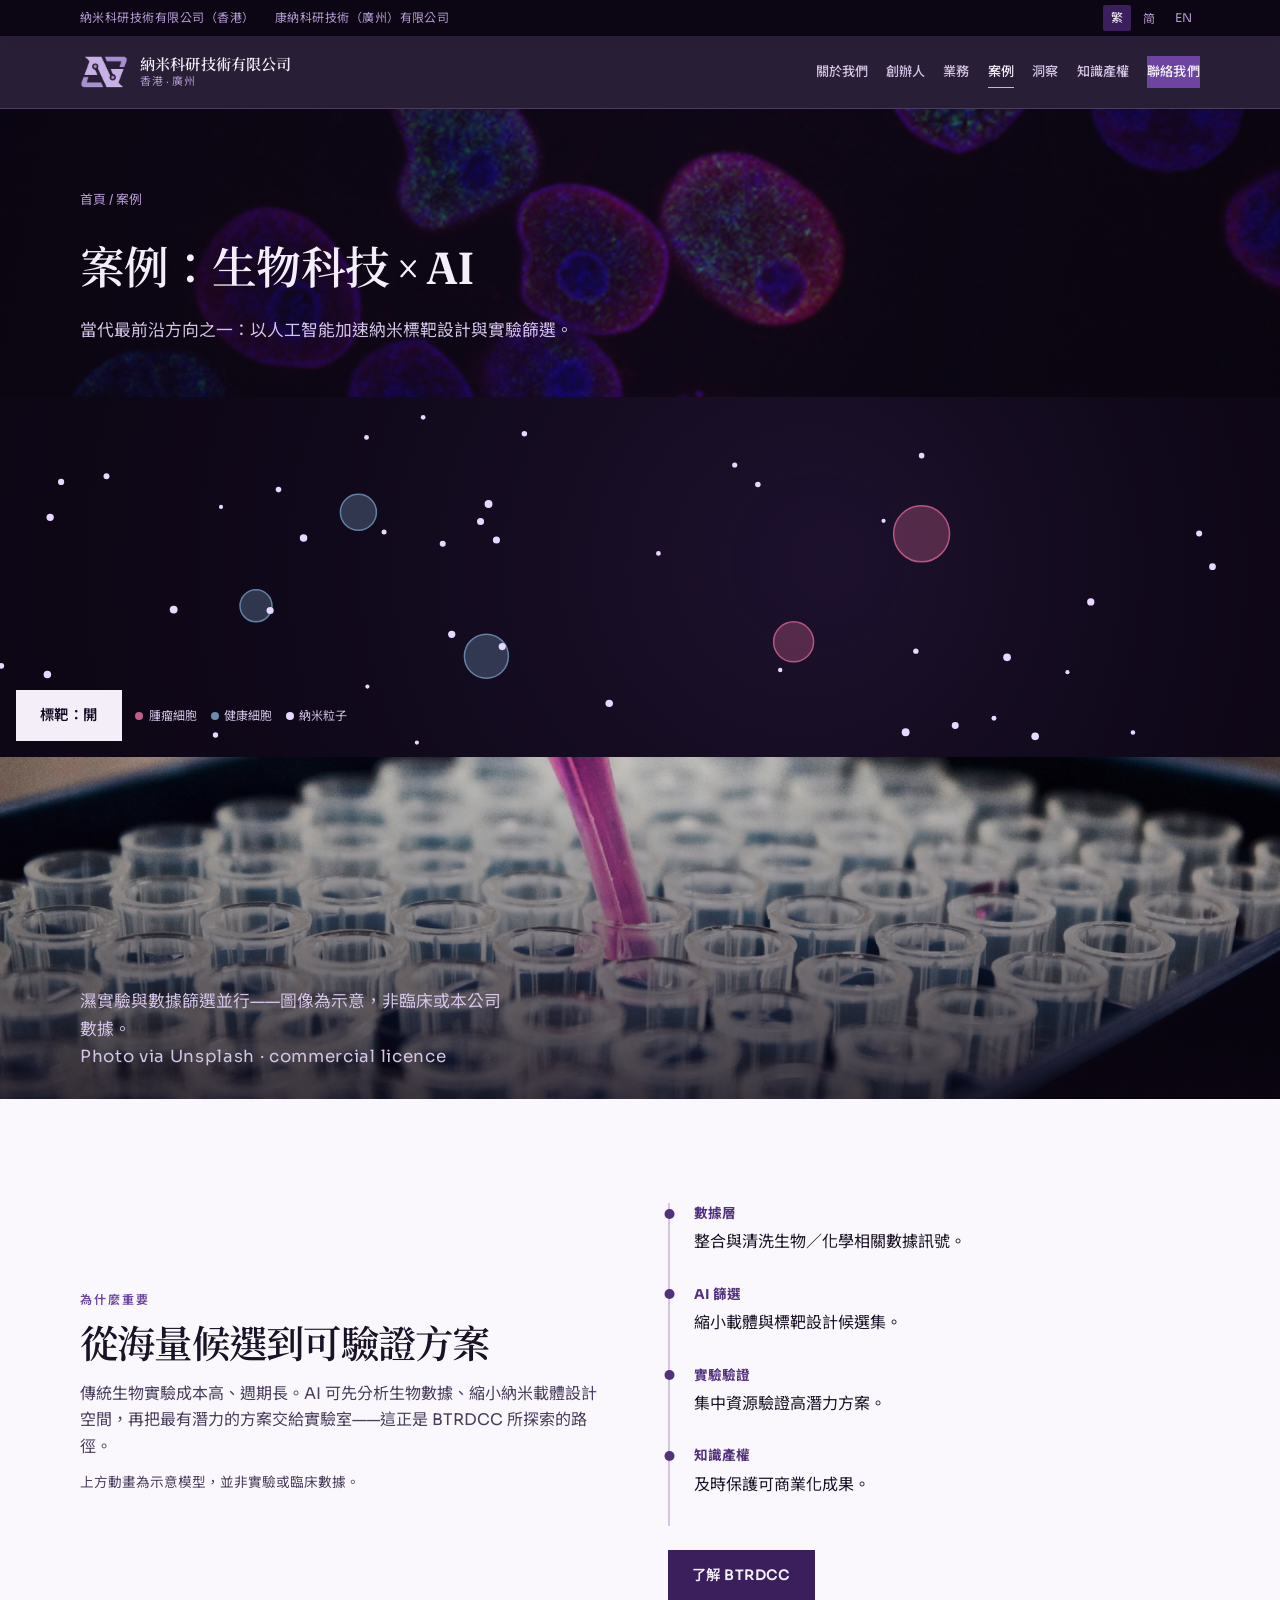
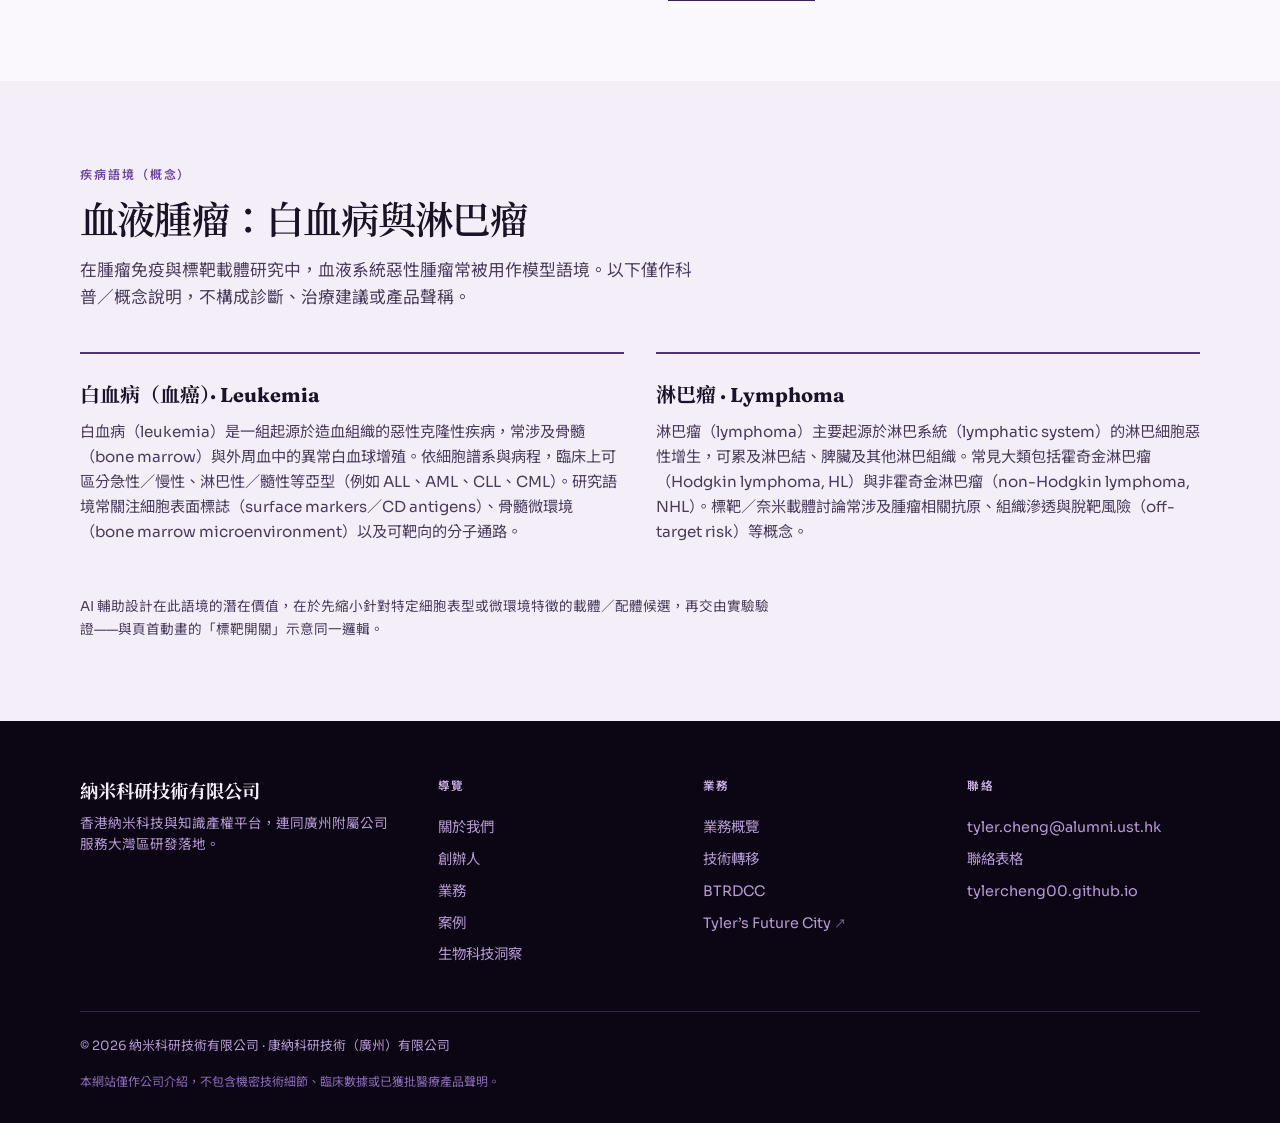
<file: nanotech/case-study.html>
<!DOCTYPE html>
<html lang="zh-Hant">
<head>
  <meta charset="UTF-8" />
  <script>
    (function () {
      try {
        var lang = localStorage.getItem("nanotech-lang");
        if (lang === "en" || lang === "zh-Hant" || lang === "zh-Hans") document.documentElement.lang = lang;
      } catch (e) {}
    })();
  </script>
  <meta name="viewport" content="width=device-width, initial-scale=1" />
  <title>案例 · Nanotech Innovation</title>
  <meta name="description" content="生物科技與 AI 結合案例" />
  <link rel="preconnect" href="https://fonts.googleapis.com" />
  <link rel="preconnect" href="https://fonts.gstatic.com" crossorigin />
  <link href="https://fonts.googleapis.com/css2?family=Fraunces:opsz,wght@9..144,500;9..144,600;9..144,700&family=Noto+Sans+SC:wght@400;500;600;700&family=Noto+Sans+TC:wght@400;500;600;700&family=Noto+Serif+TC:wght@500;600;700&family=Sora:wght@400;500;600;700&display=swap" rel="stylesheet" />
  <link rel="stylesheet" href="css/styles.css" />
  <link rel="icon" href="assets/favicon.png" type="image/png" />
</head>
<body>
  <div class="topbar">
    <div class="container">
      <div class="topbar-entities">
        <span class="zh-hant">納米科研技術有限公司（香港）</span>
        <span class="zh-hans">纳米科研技术有限公司（香港）</span>
        <span class="en">Nanotech Innovation Limited (Hong Kong)</span>
        <span class="zh-hant">康納科研技術（廣州）有限公司</span>
        <span class="zh-hans">康纳科研技术（广州）有限公司</span>
        <span class="en">Nanotech Innovation (Guangzhou) Limited</span>
      </div>
      <div class="lang-toggle" role="group" aria-label="Language">
        <button type="button" data-lang="zh-Hant" aria-pressed="true">繁</button>
        <button type="button" data-lang="zh-Hans" aria-pressed="false">简</button>
        <button type="button" data-lang="en" aria-pressed="false">EN</button>
      </div>
    </div>
  </div>
  <header class="site-header">
    <div class="container nav">
      <a class="logo" href="index.html">
        <img class="logo-mark" src="assets/logo-mark.png" alt="" width="40" height="40" />
        <span class="logo-text">
          <strong class="zh-hant">納米科研技術有限公司</strong>
          <strong class="zh-hans">纳米科研技术有限公司</strong>
          <strong class="en">Nanotech Innovation Limited</strong>
          <small class="zh-hant">香港 · 廣州</small>
          <small class="zh-hans">香港 · 广州</small>
          <small class="en">Hong Kong · Guangzhou</small>
        </span>
      </a>
      <button class="nav-toggle" type="button" aria-expanded="false" aria-label="Menu"><span></span></button>
      <nav class="nav-links" aria-label="Primary">
        <a href="about.html"><span class="zh-hant">關於我們</span><span class="zh-hans">关于我们</span><span class="en">About</span></a>
        <a href="founder.html"><span class="zh-hant">創辦人</span><span class="zh-hans">创办人</span><span class="en">Founder</span></a>
        <a href="services.html"><span class="zh-hant">業務</span><span class="zh-hans">业务</span><span class="en">Services</span></a>
        <a href="case-study.html" aria-current="page"><span class="zh-hant">案例</span><span class="zh-hans">案例</span><span class="en">Case study</span></a>
        <a href="insights.html"><span class="zh-hant">洞察</span><span class="zh-hans">洞察</span><span class="en">Insights</span></a>
        <a href="patents.html"><span class="zh-hant">知識產權</span><span class="zh-hans">知识产权</span><span class="en">IP</span></a>
        <a class="nav-cta" href="contact.html"><span class="zh-hant">聯絡我們</span><span class="zh-hans">联系我们</span><span class="en">Contact</span></a>
      </nav>
    </div>
  </header>
  <main>

    <!-- Photo: Unsplash biotech-lab.jpg — see assets/media/CREDITS.md -->
    <section class="page-hero has-photo">
      <div class="page-hero-photo" aria-hidden="true" style="background-image:url('assets/media/biotech-lab.jpg')"></div>
      <div class="container">
        <div class="breadcrumb"><a href="index.html"><span class="zh-hant">首頁</span><span class="zh-hans">首页</span><span class="en">Home</span></a> / <span class="zh-hant">案例</span><span class="zh-hans">案例</span><span class="en">Case study</span></div>
        <h1 class="zh-hant">案例：生物科技 × AI</h1>
        <h1 class="zh-hans">案例：生物科技 × AI</h1>
        <h1 class="en">Case study: Biotech × AI</h1>
        <p class="zh-hant">當代最前沿方向之一：以人工智能加速納米標靶設計與實驗篩選。</p>
        <p class="zh-hans">当代最前沿方向之一：以人工智能加速纳米靶向设计与实验筛选。</p>
        <p class="en">A frontier direction: using AI to accelerate nano-targeting design and experimental screening.</p>
      </div>
    </section>
    <section class="section section-dark" style="padding-top:0;padding-bottom:0">
      <div class="case-stage">
        <canvas id="targeting-canvas" aria-label="Nano-targeting simulation"></canvas>
        <div class="case-stage-controls">
          <button type="button" class="btn btn-primary" id="targeting-toggle" aria-pressed="true">
            <span data-mode="on" class="zh-hant">標靶：開</span>
            <span data-mode="on" class="zh-hans">靶向：开</span>
            <span data-mode="on" class="en">Targeting: ON</span>
            <span data-mode="off" hidden class="zh-hant">標靶：關</span>
            <span data-mode="off" hidden class="zh-hans">靶向：关</span>
            <span data-mode="off" hidden class="en">Targeting: OFF</span>
          </button>
          <div class="case-legend">
            <span class="tumour"><span class="zh-hant">腫瘤細胞</span><span class="zh-hans">肿瘤细胞</span><span class="en">Tumour</span></span>
            <span class="healthy"><span class="zh-hant">健康細胞</span><span class="zh-hans">健康细胞</span><span class="en">Healthy</span></span>
            <span class="nano"><span class="zh-hant">納米粒子</span><span class="zh-hans">纳米粒子</span><span class="en">Nanoparticle</span></span>
          </div>
        </div>
      </div>
    </section>
    <!-- Photo: Unsplash lab-glassware.jpg — see assets/media/CREDITS.md -->
    <section class="photo-band reveal" style="background-image:url('assets/media/lab-glassware.jpg')">
      <div class="container">
        <p class="zh-hant">濕實驗與數據篩選並行——圖像為示意，非臨床或本公司數據。</p>
        <p class="zh-hans">湿实验与数据筛选并行——图像为示意，非临床或本公司数据。</p>
        <p class="en">Wet-lab work alongside data screening — illustrative imagery, not clinical or company data.</p>
        <p class="photo-credit">Photo via Unsplash · commercial licence</p>
      </div>
    </section>
    <section class="section">
      <div class="container">
        <div class="split">
          <div class="reveal">
            <span class="section-label"><span class="zh-hant">為什麼重要</span><span class="zh-hans">为什么重要</span><span class="en">Why it matters</span></span>
            <h2 class="section-title zh-hant">從海量候選到可驗證方案</h2>
            <h2 class="section-title zh-hans">从海量候选到可验证方案</h2>
            <h2 class="section-title en">From endless candidates to testable designs</h2>
            <p class="zh-hant" style="color:var(--ink-soft);margin-bottom:0.75rem">傳統生物實驗成本高、週期長。AI 可先分析生物數據、縮小納米載體設計空間，再把最有潛力的方案交給實驗室——這正是 BTRDCC 所探索的路徑。</p>
            <p class="zh-hans" style="color:var(--ink-soft);margin-bottom:0.75rem">传统生物实验成本高、周期长。AI 可先分析生物数据、缩小纳米载体设计空间，再把最有潜力的方案交给实验室——这正是 BTRDCC 所探索的路径。</p>
            <p class="en" style="color:var(--ink-soft);margin-bottom:0.75rem">Wet-lab work is costly and slow. AI can analyse biological data and narrow nano-carrier designs before experiments — the path BTRDCC explores.</p>
            <p class="zh-hant" style="font-size:0.85rem;color:var(--ink-soft)">上方動畫為示意模型，並非實驗或臨床數據。</p>
            <p class="zh-hans" style="font-size:0.85rem;color:var(--ink-soft)">上方动画为示意模型，并非实验或临床数据。</p>
            <p class="en" style="font-size:0.85rem;color:var(--ink-soft)">The animation is an illustrative model — not experimental or clinical data.</p>
          </div>
          <div class="reveal">
            <div class="timeline">
              <div class="timeline-item">
                <strong><span class="zh-hant">數據層</span><span class="zh-hans">数据层</span><span class="en">Data layer</span></strong>
                <p class="zh-hant">整合與清洗生物／化學相關數據訊號。</p>
                <p class="zh-hans">整合与清洗生物／化学相关数据信号。</p>
                <p class="en">Integrate and clean biological / chemical signals.</p>
              </div>
              <div class="timeline-item">
                <strong><span class="zh-hant">AI 篩選</span><span class="zh-hans">AI 筛选</span><span class="en">AI screening</span></strong>
                <p class="zh-hant">縮小載體與標靶設計候選集。</p>
                <p class="zh-hans">缩小载体与靶向设计候选集。</p>
                <p class="en">Narrow carrier and targeting design candidates.</p>
              </div>
              <div class="timeline-item">
                <strong><span class="zh-hant">實驗驗證</span><span class="zh-hans">实验验证</span><span class="en">Lab validation</span></strong>
                <p class="zh-hant">集中資源驗證高潛力方案。</p>
                <p class="zh-hans">集中资源验证高潜力方案。</p>
                <p class="en">Focus wet-lab effort on high-potential options.</p>
              </div>
              <div class="timeline-item">
                <strong><span class="zh-hant">知識產權</span><span class="zh-hans">知识产权</span><span class="en">IP</span></strong>
                <p class="zh-hant">及時保護可商業化成果。</p>
                <p class="zh-hans">及时保护可商业化成果。</p>
                <p class="en">Protect commercialisable outcomes early.</p>
              </div>
            </div>
            <p style="margin-top:1.5rem"><a class="btn btn-dark" href="btrdcc.html"><span class="zh-hant">了解 BTRDCC</span><span class="zh-hans">了解 BTRDCC</span><span class="en">About BTRDCC</span></a></p>
          </div>
        </div>
      </div>
    </section>
    <section class="section section-muted">
      <div class="container">
        <div class="section-head reveal">
          <span class="section-label"><span class="zh-hant">疾病語境（概念）</span><span class="zh-hans">疾病语境（概念）</span><span class="en">Disease context (conceptual)</span></span>
          <h2 class="section-title zh-hant">血液腫瘤：白血病與淋巴瘤</h2>
          <h2 class="section-title zh-hans">血液肿瘤：白血病与淋巴瘤</h2>
          <h2 class="section-title en">Haematologic malignancies: leukemia &amp; lymphoma</h2>
          <p class="section-lead zh-hant">在腫瘤免疫與標靶載體研究中，血液系統惡性腫瘤常被用作模型語境。以下僅作科普／概念說明，不構成診斷、治療建議或產品聲稱。</p>
          <p class="section-lead zh-hans">在肿瘤免疫与靶向载体研究中，血液系统恶性肿瘤常被用作模型语境。以下仅作科普／概念说明，不构成诊断、治疗建议或产品声称。</p>
          <p class="section-lead en">Haematologic cancers are often used as conceptual models in immuno-oncology and targeted-delivery research. Educational overview only — not diagnosis, treatment advice, or product claims.</p>
        </div>
        <div class="patent-summary reveal">
          <article>
            <h3 class="zh-hant">白血病（血癌）· Leukemia</h3>
            <h3 class="zh-hans">白血病（血癌）· Leukemia</h3>
            <h3 class="en">Leukemia (blood cancer)</h3>
            <p class="zh-hant">白血病（leukemia）是一組起源於造血組織的惡性克隆性疾病，常涉及骨髓（bone marrow）與外周血中的異常白血球增殖。依細胞譜系與病程，臨床上可區分急性／慢性、淋巴性／髓性等亞型（例如 ALL、AML、CLL、CML）。研究語境常關注細胞表面標誌（surface markers／CD antigens）、骨髓微環境（bone marrow microenvironment）以及可靶向的分子通路。</p>
            <p class="zh-hans">白血病（leukemia）是一组起源于造血组织的恶性克隆性疾病，常涉及骨髓（bone marrow）与外周血中的异常白细胞增殖。依细胞谱系与病程，临床上可区分急性／慢性、淋巴性／髓性等亚型（例如 ALL、AML、CLL、CML）。研究语境常关注细胞表面标志（surface markers／CD antigens）、骨髓微环境（bone marrow microenvironment）以及可靶向的分子通路。</p>
            <p class="en">Leukemia is a group of clonal malignancies of haematopoietic tissue, often involving abnormal leukocyte proliferation in bone marrow and peripheral blood. Subtypes include acute/chronic and lymphoid/myeloid forms (e.g. ALL, AML, CLL, CML). Research contexts often focus on surface markers / CD antigens, the bone marrow microenvironment, and targetable molecular pathways.</p>
          </article>
          <article>
            <h3 class="zh-hant">淋巴瘤 · Lymphoma</h3>
            <h3 class="zh-hans">淋巴瘤 · Lymphoma</h3>
            <h3 class="en">Lymphoma</h3>
            <p class="zh-hant">淋巴瘤（lymphoma）主要起源於淋巴系統（lymphatic system）的淋巴細胞惡性增生，可累及淋巴結、脾臟及其他淋巴組織。常見大類包括霍奇金淋巴瘤（Hodgkin lymphoma, HL）與非霍奇金淋巴瘤（non-Hodgkin lymphoma, NHL）。標靶／奈米載體討論常涉及腫瘤相關抗原、組織滲透與脫靶風險（off-target risk）等概念。</p>
            <p class="zh-hans">淋巴瘤（lymphoma）主要起源于淋巴系统（lymphatic system）的淋巴细胞恶性增生，可累及淋巴结、脾脏及其他淋巴组织。常见大类包括霍奇金淋巴瘤（Hodgkin lymphoma, HL）与非霍奇金淋巴瘤（non-Hodgkin lymphoma, NHL）。靶向／纳米载体讨论常涉及肿瘤相关抗原、组织渗透与脱靶风险（off-target risk）等概念。</p>
            <p class="en">Lymphoma arises mainly from malignant lymphoid cells of the lymphatic system and may involve lymph nodes, spleen and other lymphoid tissues. Major categories include Hodgkin lymphoma (HL) and non-Hodgkin lymphoma (NHL). Targeting / nano-carrier discussions often involve tumour-associated antigens, tissue penetration and off-target risk.</p>
          </article>
        </div>
        <p class="reveal" style="margin-top:1.75rem;font-size:0.85rem;color:var(--ink-soft);max-width:70ch">
          <span class="zh-hant">AI 輔助設計在此語境的潛在價值，在於先縮小針對特定細胞表型或微環境特徵的載體／配體候選，再交由實驗驗證——與頁首動畫的「標靶開關」示意同一邏輯。</span>
          <span class="zh-hans">AI 辅助设计在此语境的潜在价值，在于先缩小针对特定细胞表型或微环境特征的载体／配体候选，再交由实验验证——与页首动画的「靶向开关」示意同一逻辑。</span>
          <span class="en">In this context, AI-assisted design can narrow carrier/ligand candidates for a given cell phenotype or microenvironment before wet-lab validation — the same logic as the targeting toggle above.</span>
        </p>
      </div>
    </section>

  </main>
  <footer class="site-footer">
    <div class="container">
      <div class="footer-grid">
        <div class="footer-brand">
          <strong class="zh-hant">納米科研技術有限公司</strong>
          <strong class="zh-hans">纳米科研技术有限公司</strong>
          <strong class="en">Nanotech Innovation Limited</strong>
          <p class="zh-hant">香港納米科技與知識產權平台，連同廣州附屬公司服務大灣區研發落地。</p>
          <p class="zh-hans">香港纳米科技与知识产权平台，连同广州附属公司服务大湾区研发落地。</p>
          <p class="en">A Hong Kong nanotech and IP platform, with our Guangzhou affiliate supporting Greater Bay Area R&amp;D.</p>
        </div>
        <div class="footer-col">
          <h4><span class="zh-hant">導覽</span><span class="zh-hans">导览</span><span class="en">Explore</span></h4>
          <a href="about.html"><span class="zh-hant">關於我們</span><span class="zh-hans">关于我们</span><span class="en">About</span></a>
          <a href="founder.html"><span class="zh-hant">創辦人</span><span class="zh-hans">创办人</span><span class="en">Founder</span></a>
          <a href="services.html"><span class="zh-hant">業務</span><span class="zh-hans">业务</span><span class="en">Services</span></a>
          <a href="case-study.html"><span class="zh-hant">案例</span><span class="zh-hans">案例</span><span class="en">Case study</span></a>
          <a href="insights.html"><span class="zh-hant">生物科技洞察</span><span class="zh-hans">生物科技洞察</span><span class="en">Biotech Insights</span></a>
        </div>
        <div class="footer-col">
          <h4><span class="zh-hant">業務</span><span class="zh-hans">业务</span><span class="en">Services</span></h4>
          <a href="services.html"><span class="zh-hant">業務概覽</span><span class="zh-hans">业务概览</span><span class="en">Overview</span></a>
          <a href="technology-transfer.html"><span class="zh-hant">技術轉移</span><span class="zh-hans">技术转移</span><span class="en">Tech transfer</span></a>
          <a href="btrdcc.html">BTRDCC</a>
          <a class="ext-link" href="https://tyler-future-city.apps.grok.bot" target="_blank" rel="noopener noreferrer">Tyler’s Future City</a>
        </div>
        <div class="footer-col">
          <h4><span class="zh-hant">聯絡</span><span class="zh-hans">联络</span><span class="en">Contact</span></h4>
          <a href="mailto:tyler.cheng@alumni.ust.hk">tyler.cheng@alumni.ust.hk</a>
          <a href="contact.html"><span class="zh-hant">聯絡表格</span><span class="zh-hans">联络表格</span><span class="en">Enquiry form</span></a>
          <a href="https://tylercheng00.github.io/" target="_blank" rel="noopener noreferrer">tylercheng00.github.io</a>
        </div>
      </div>
      <div class="footer-bottom">
        <span class="zh-hant">© 2026 納米科研技術有限公司 · 康納科研技術（廣州）有限公司</span>
        <span class="zh-hans">© 2026 纳米科研技术有限公司 · 康纳科研技术（广州）有限公司</span>
        <span class="en">© 2026 Nanotech Innovation Limited · Nanotech Innovation (Guangzhou) Limited</span>
      </div>
      <p class="disclaimer zh-hant">本網站僅作公司介紹，不包含機密技術細節、臨床數據或已獲批醫療產品聲明。</p>
      <p class="disclaimer zh-hans">本网站仅作公司介绍，不包含机密技术细节、临床数据或已获批医疗产品声明。</p>
      <p class="disclaimer en">For company introduction only — no confidential technical details, clinical data, or approved medical product claims.</p>
    </div>
  </footer>
  <script src="js/main.js"></script>
</body>
</html>
</file>
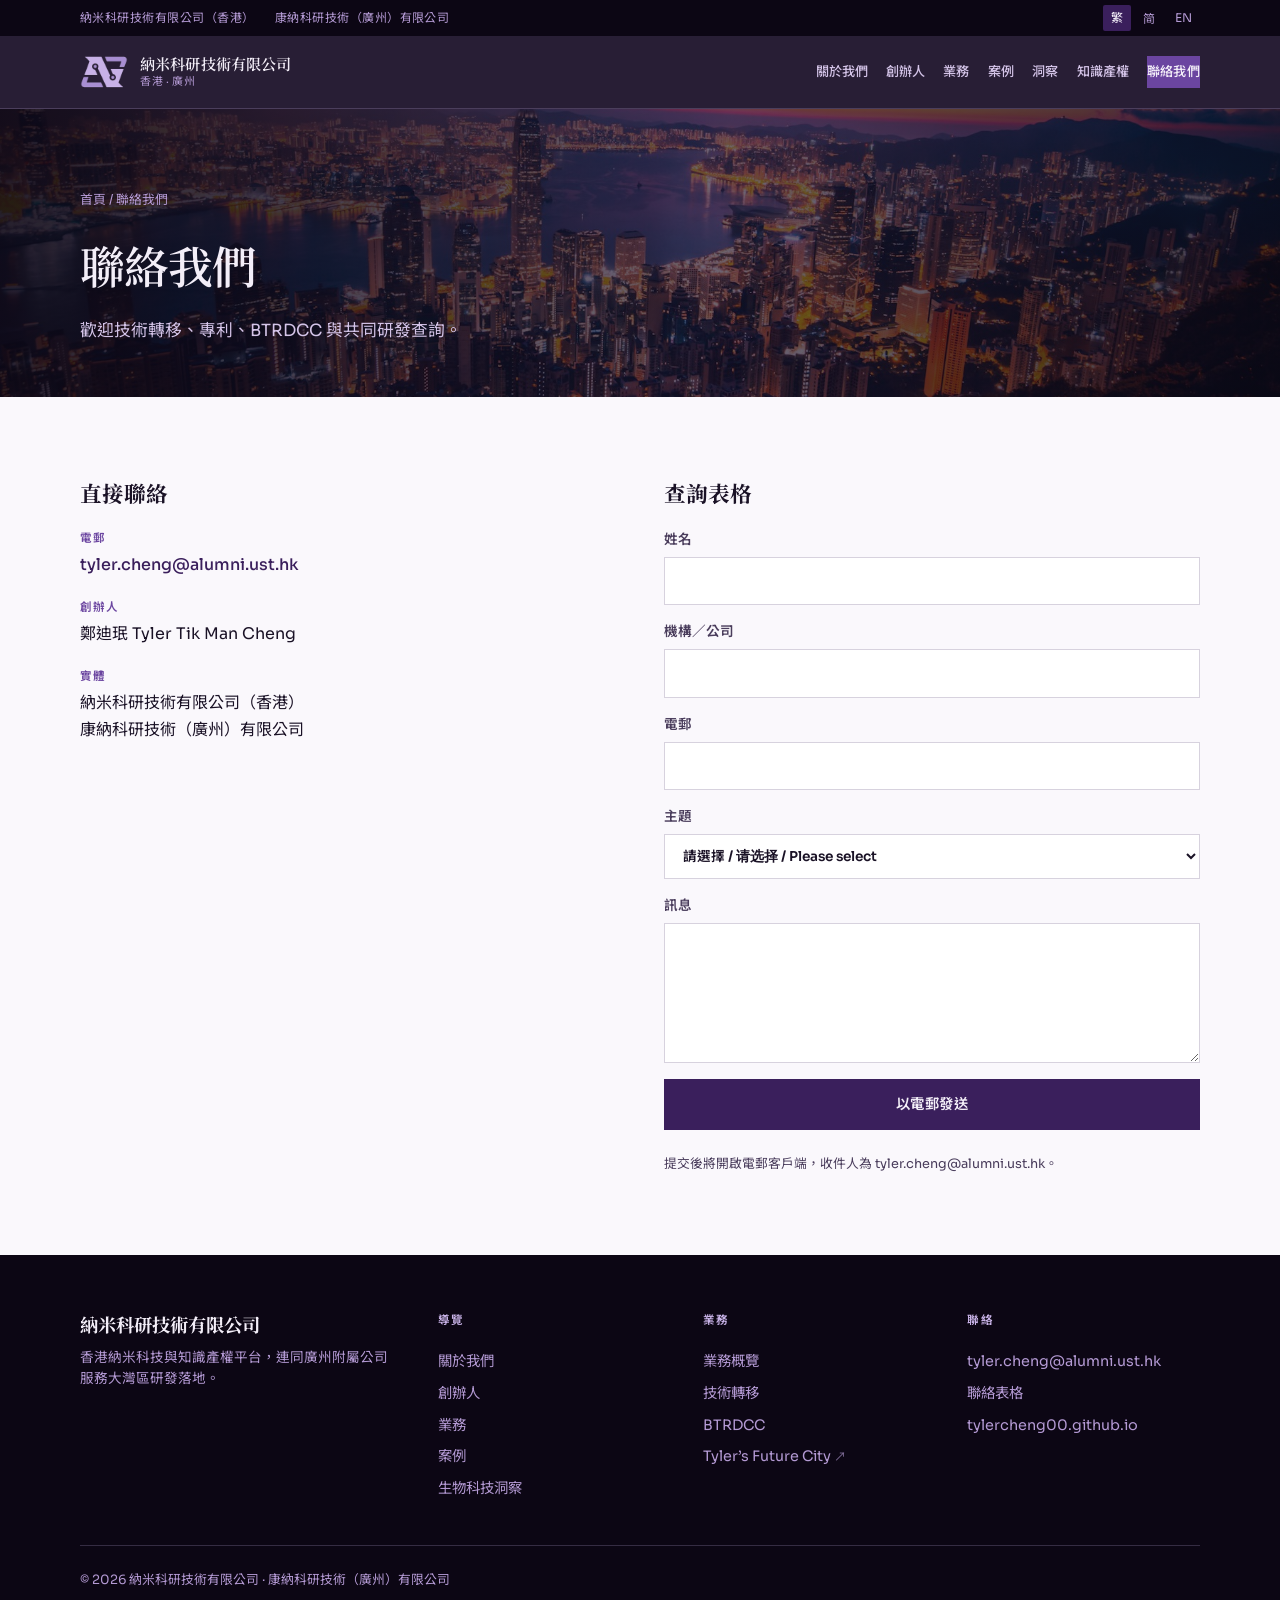
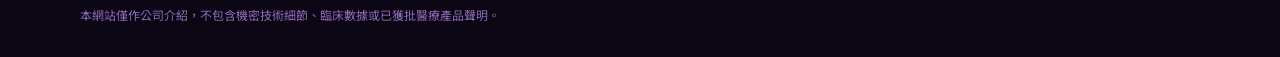
<file: nanotech/contact.html>
<!DOCTYPE html>
<html lang="zh-Hant">
<head>
  <meta charset="UTF-8" />
  <script>
    (function () {
      try {
        var lang = localStorage.getItem("nanotech-lang");
        if (lang === "en" || lang === "zh-Hant" || lang === "zh-Hans") document.documentElement.lang = lang;
      } catch (e) {}
    })();
  </script>
  <meta name="viewport" content="width=device-width, initial-scale=1" />
  <title>聯絡我們 · Nanotech Innovation</title>
  <meta name="description" content="聯絡納米科研技術" />
  <link rel="preconnect" href="https://fonts.googleapis.com" />
  <link rel="preconnect" href="https://fonts.gstatic.com" crossorigin />
  <link href="https://fonts.googleapis.com/css2?family=Fraunces:opsz,wght@9..144,500;9..144,600;9..144,700&family=Noto+Sans+SC:wght@400;500;600;700&family=Noto+Sans+TC:wght@400;500;600;700&family=Noto+Serif+TC:wght@500;600;700&family=Sora:wght@400;500;600;700&display=swap" rel="stylesheet" />
  <link rel="stylesheet" href="css/styles.css" />
  <link rel="icon" href="assets/favicon.png" type="image/png" />
</head>
<body>
  <div class="topbar">
    <div class="container">
      <div class="topbar-entities">
        <span class="zh-hant">納米科研技術有限公司（香港）</span>
        <span class="zh-hans">纳米科研技术有限公司（香港）</span>
        <span class="en">Nanotech Innovation Limited (Hong Kong)</span>
        <span class="zh-hant">康納科研技術（廣州）有限公司</span>
        <span class="zh-hans">康纳科研技术（广州）有限公司</span>
        <span class="en">Nanotech Innovation (Guangzhou) Limited</span>
      </div>
      <div class="lang-toggle" role="group" aria-label="Language">
        <button type="button" data-lang="zh-Hant" aria-pressed="true">繁</button>
        <button type="button" data-lang="zh-Hans" aria-pressed="false">简</button>
        <button type="button" data-lang="en" aria-pressed="false">EN</button>
      </div>
    </div>
  </div>
  <header class="site-header">
    <div class="container nav">
      <a class="logo" href="index.html">
        <img class="logo-mark" src="assets/logo-mark.png" alt="" width="40" height="40" />
        <span class="logo-text">
          <strong class="zh-hant">納米科研技術有限公司</strong>
          <strong class="zh-hans">纳米科研技术有限公司</strong>
          <strong class="en">Nanotech Innovation Limited</strong>
          <small class="zh-hant">香港 · 廣州</small>
          <small class="zh-hans">香港 · 广州</small>
          <small class="en">Hong Kong · Guangzhou</small>
        </span>
      </a>
      <button class="nav-toggle" type="button" aria-expanded="false" aria-label="Menu"><span></span></button>
      <nav class="nav-links" aria-label="Primary">
        <a href="about.html"><span class="zh-hant">關於我們</span><span class="zh-hans">关于我们</span><span class="en">About</span></a>
        <a href="founder.html"><span class="zh-hant">創辦人</span><span class="zh-hans">创办人</span><span class="en">Founder</span></a>
        <a href="services.html"><span class="zh-hant">業務</span><span class="zh-hans">业务</span><span class="en">Services</span></a>
        <a href="case-study.html"><span class="zh-hant">案例</span><span class="zh-hans">案例</span><span class="en">Case study</span></a>
        <a href="insights.html"><span class="zh-hant">洞察</span><span class="zh-hans">洞察</span><span class="en">Insights</span></a>
        <a href="patents.html"><span class="zh-hant">知識產權</span><span class="zh-hans">知识产权</span><span class="en">IP</span></a>
        <a class="nav-cta" href="contact.html" aria-current="page"><span class="zh-hant">聯絡我們</span><span class="zh-hans">联系我们</span><span class="en">Contact</span></a>
      </nav>
    </div>
  </header>
  <main>

    <!-- Photo: Unsplash city-skyline.jpg — see assets/media/CREDITS.md -->
    <section class="page-hero has-photo">
      <div class="page-hero-photo" aria-hidden="true" style="background-image:url('assets/media/city-skyline.jpg')"></div>
      <div class="container">
        <div class="breadcrumb"><a href="index.html"><span class="zh-hant">首頁</span><span class="zh-hans">首页</span><span class="en">Home</span></a> / <span class="zh-hant">聯絡我們</span><span class="zh-hans">联系我们</span><span class="en">Contact</span></div>
        <h1 class="zh-hant">聯絡我們</h1>
        <h1 class="zh-hans">联系我们</h1>
        <h1 class="en">Contact</h1>
        <p class="zh-hant">歡迎技術轉移、專利、BTRDCC 與共同研發查詢。</p>
        <p class="zh-hans">欢迎技术转移、专利、BTRDCC 与共同研发查询。</p>
        <p class="en">Enquiries for technology transfer, patents, BTRDCC and co-development.</p>
      </div>
    </section>
    <section class="section">
      <div class="container contact-grid">
        <div class="reveal">
          <div class="contact-block">
            <h3><span class="zh-hant">直接聯絡</span><span class="zh-hans">直接联络</span><span class="en">Direct contact</span></h3>
            <dl class="contact-list">
              <div>
                <dt><span class="zh-hant">電郵</span><span class="zh-hans">电邮</span><span class="en">Email</span></dt>
                <dd><a href="mailto:tyler.cheng@alumni.ust.hk">tyler.cheng@alumni.ust.hk</a></dd>
              </div>
              <div>
                <dt><span class="zh-hant">創辦人</span><span class="zh-hans">创办人</span><span class="en">Founder</span></dt>
                <dd class="zh-hant">鄭迪珉 Tyler Tik Man Cheng</dd>
                <dd class="zh-hans">郑迪珉 Tyler Tik Man Cheng</dd>
                <dd class="en">鄭迪珉 Tyler Tik Man Cheng</dd>
              </div>
              <div>
                <dt><span class="zh-hant">實體</span><span class="zh-hans">实体</span><span class="en">Entities</span></dt>
                <dd class="zh-hant">納米科研技術有限公司（香港）<br>康納科研技術（廣州）有限公司</dd>
                <dd class="zh-hans">纳米科研技术有限公司（香港）<br>康纳科研技术（广州）有限公司</dd>
                <dd class="en">Nanotech Innovation Limited (HK)<br>Nanotech Innovation (Guangzhou) Limited</dd>
              </div>
            </dl>
          </div>
        </div>
        <div class="reveal">
          <h3 style="font-family:var(--font-display);font-size:1.35rem;margin-bottom:1rem"><span class="zh-hant">查詢表格</span><span class="zh-hans">查询表格</span><span class="en">Enquiry form</span></h3>
          <form id="contact-form" class="contact-form">
            <label><span class="zh-hant">姓名</span><span class="zh-hans">姓名</span><span class="en">Name</span><input type="text" name="name" required autocomplete="name" /></label>
            <label><span class="zh-hant">機構／公司</span><span class="zh-hans">机构／公司</span><span class="en">Organisation</span><input type="text" name="org" autocomplete="organization" /></label>
            <label><span class="zh-hant">電郵</span><span class="zh-hans">电邮</span><span class="en">Email</span><input type="email" name="email" required autocomplete="email" /></label>
            <label><span class="zh-hant">主題</span><span class="zh-hans">主题</span><span class="en">Topic</span>
              <select name="topic" required>
                <option value="">請選擇 / 请选择 / Please select</option>
                <option value="Technology transfer">Technology transfer / 技術轉移 / 技术转移</option>
                <option value="BTRDCC">BTRDCC</option>
                <option value="Patent support">Patent support / 專利 / 专利</option>
                <option value="Collaborative R&D">Collaborative R&amp;D / 共同研發 / 共同研发</option>
                <option value="Other">Other / 其他</option>
              </select>
            </label>
            <label><span class="zh-hant">訊息</span><span class="zh-hans">讯息</span><span class="en">Message</span><textarea name="message" required></textarea></label>
            <button class="btn btn-dark" type="submit"><span class="zh-hant">以電郵發送</span><span class="zh-hans">以电邮发送</span><span class="en">Send via email</span></button>
            <p class="form-note zh-hant">提交後將開啟電郵客戶端，收件人為 tyler.cheng@alumni.ust.hk。</p>
            <p class="form-note zh-hans">提交后将开启电邮客户端，收件人为 tyler.cheng@alumni.ust.hk。</p>
            <p class="form-note en">Opens your email client to tyler.cheng@alumni.ust.hk.</p>
          </form>
        </div>
      </div>
    </section>

  </main>
  <footer class="site-footer">
    <div class="container">
      <div class="footer-grid">
        <div class="footer-brand">
          <strong class="zh-hant">納米科研技術有限公司</strong>
          <strong class="zh-hans">纳米科研技术有限公司</strong>
          <strong class="en">Nanotech Innovation Limited</strong>
          <p class="zh-hant">香港納米科技與知識產權平台，連同廣州附屬公司服務大灣區研發落地。</p>
          <p class="zh-hans">香港纳米科技与知识产权平台，连同广州附属公司服务大湾区研发落地。</p>
          <p class="en">A Hong Kong nanotech and IP platform, with our Guangzhou affiliate supporting Greater Bay Area R&amp;D.</p>
        </div>
        <div class="footer-col">
          <h4><span class="zh-hant">導覽</span><span class="zh-hans">导览</span><span class="en">Explore</span></h4>
          <a href="about.html"><span class="zh-hant">關於我們</span><span class="zh-hans">关于我们</span><span class="en">About</span></a>
          <a href="founder.html"><span class="zh-hant">創辦人</span><span class="zh-hans">创办人</span><span class="en">Founder</span></a>
          <a href="services.html"><span class="zh-hant">業務</span><span class="zh-hans">业务</span><span class="en">Services</span></a>
          <a href="case-study.html"><span class="zh-hant">案例</span><span class="zh-hans">案例</span><span class="en">Case study</span></a>
          <a href="insights.html"><span class="zh-hant">生物科技洞察</span><span class="zh-hans">生物科技洞察</span><span class="en">Biotech Insights</span></a>
        </div>
        <div class="footer-col">
          <h4><span class="zh-hant">業務</span><span class="zh-hans">业务</span><span class="en">Services</span></h4>
          <a href="services.html"><span class="zh-hant">業務概覽</span><span class="zh-hans">业务概览</span><span class="en">Overview</span></a>
          <a href="technology-transfer.html"><span class="zh-hant">技術轉移</span><span class="zh-hans">技术转移</span><span class="en">Tech transfer</span></a>
          <a href="btrdcc.html">BTRDCC</a>
          <a class="ext-link" href="https://tyler-future-city.apps.grok.bot" target="_blank" rel="noopener noreferrer">Tyler’s Future City</a>
        </div>
        <div class="footer-col">
          <h4><span class="zh-hant">聯絡</span><span class="zh-hans">联络</span><span class="en">Contact</span></h4>
          <a href="mailto:tyler.cheng@alumni.ust.hk">tyler.cheng@alumni.ust.hk</a>
          <a href="contact.html"><span class="zh-hant">聯絡表格</span><span class="zh-hans">联络表格</span><span class="en">Enquiry form</span></a>
          <a href="https://tylercheng00.github.io/" target="_blank" rel="noopener noreferrer">tylercheng00.github.io</a>
        </div>
      </div>
      <div class="footer-bottom">
        <span class="zh-hant">© 2026 納米科研技術有限公司 · 康納科研技術（廣州）有限公司</span>
        <span class="zh-hans">© 2026 纳米科研技术有限公司 · 康纳科研技术（广州）有限公司</span>
        <span class="en">© 2026 Nanotech Innovation Limited · Nanotech Innovation (Guangzhou) Limited</span>
      </div>
      <p class="disclaimer zh-hant">本網站僅作公司介紹，不包含機密技術細節、臨床數據或已獲批醫療產品聲明。</p>
      <p class="disclaimer zh-hans">本网站仅作公司介绍，不包含机密技术细节、临床数据或已获批医疗产品声明。</p>
      <p class="disclaimer en">For company introduction only — no confidential technical details, clinical data, or approved medical product claims.</p>
    </div>
  </footer>
  <script src="js/main.js"></script>
</body>
</html>
</file>
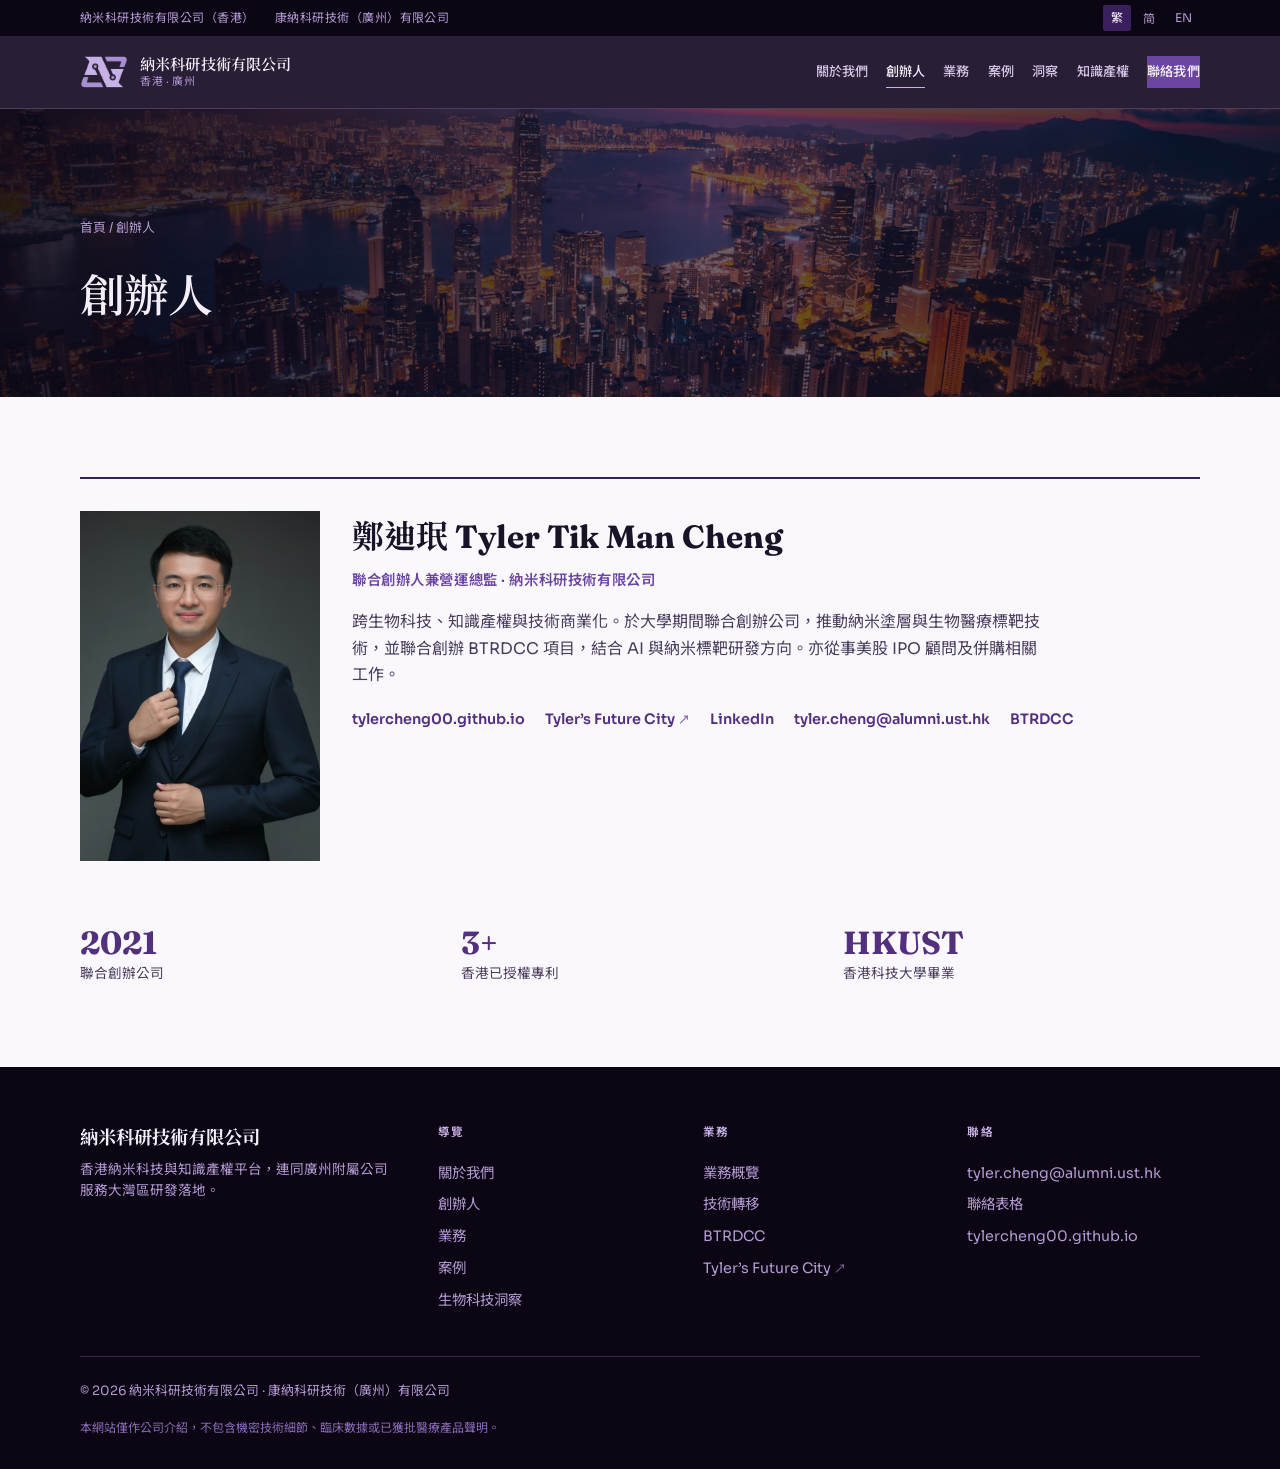
<file: nanotech/founder.html>
<!DOCTYPE html>
<html lang="zh-Hant">
<head>
  <meta charset="UTF-8" />
  <script>
    (function () {
      try {
        var lang = localStorage.getItem("nanotech-lang");
        if (lang === "en" || lang === "zh-Hant" || lang === "zh-Hans") document.documentElement.lang = lang;
      } catch (e) {}
    })();
  </script>
  <meta name="viewport" content="width=device-width, initial-scale=1" />
  <title>創辦人 · Nanotech Innovation</title>
  <meta name="description" content="創辦人鄭迪珉 Tyler Tik Man Cheng" />
  <link rel="preconnect" href="https://fonts.googleapis.com" />
  <link rel="preconnect" href="https://fonts.gstatic.com" crossorigin />
  <link href="https://fonts.googleapis.com/css2?family=Fraunces:opsz,wght@9..144,500;9..144,600;9..144,700&family=Noto+Sans+SC:wght@400;500;600;700&family=Noto+Sans+TC:wght@400;500;600;700&family=Noto+Serif+TC:wght@500;600;700&family=Sora:wght@400;500;600;700&display=swap" rel="stylesheet" />
  <link rel="stylesheet" href="css/styles.css" />
  <link rel="icon" href="assets/favicon.png" type="image/png" />
</head>
<body>
  <div class="topbar">
    <div class="container">
      <div class="topbar-entities">
        <span class="zh-hant">納米科研技術有限公司（香港）</span>
        <span class="zh-hans">纳米科研技术有限公司（香港）</span>
        <span class="en">Nanotech Innovation Limited (Hong Kong)</span>
        <span class="zh-hant">康納科研技術（廣州）有限公司</span>
        <span class="zh-hans">康纳科研技术（广州）有限公司</span>
        <span class="en">Nanotech Innovation (Guangzhou) Limited</span>
      </div>
      <div class="lang-toggle" role="group" aria-label="Language">
        <button type="button" data-lang="zh-Hant" aria-pressed="true">繁</button>
        <button type="button" data-lang="zh-Hans" aria-pressed="false">简</button>
        <button type="button" data-lang="en" aria-pressed="false">EN</button>
      </div>
    </div>
  </div>
  <header class="site-header">
    <div class="container nav">
      <a class="logo" href="index.html">
        <img class="logo-mark" src="assets/logo-mark.png" alt="" width="40" height="40" />
        <span class="logo-text">
          <strong class="zh-hant">納米科研技術有限公司</strong>
          <strong class="zh-hans">纳米科研技术有限公司</strong>
          <strong class="en">Nanotech Innovation Limited</strong>
          <small class="zh-hant">香港 · 廣州</small>
          <small class="zh-hans">香港 · 广州</small>
          <small class="en">Hong Kong · Guangzhou</small>
        </span>
      </a>
      <button class="nav-toggle" type="button" aria-expanded="false" aria-label="Menu"><span></span></button>
      <nav class="nav-links" aria-label="Primary">
        <a href="about.html"><span class="zh-hant">關於我們</span><span class="zh-hans">关于我们</span><span class="en">About</span></a>
        <a href="founder.html" aria-current="page"><span class="zh-hant">創辦人</span><span class="zh-hans">创办人</span><span class="en">Founder</span></a>
        <a href="services.html"><span class="zh-hant">業務</span><span class="zh-hans">业务</span><span class="en">Services</span></a>
        <a href="case-study.html"><span class="zh-hant">案例</span><span class="zh-hans">案例</span><span class="en">Case study</span></a>
        <a href="insights.html"><span class="zh-hant">洞察</span><span class="zh-hans">洞察</span><span class="en">Insights</span></a>
        <a href="patents.html"><span class="zh-hant">知識產權</span><span class="zh-hans">知识产权</span><span class="en">IP</span></a>
        <a class="nav-cta" href="contact.html"><span class="zh-hant">聯絡我們</span><span class="zh-hans">联系我们</span><span class="en">Contact</span></a>
      </nav>
    </div>
  </header>
  <main>

    <!-- Photo: Unsplash city-skyline.jpg — see assets/media/CREDITS.md -->
    <section class="page-hero has-photo">
      <div class="page-hero-photo" aria-hidden="true" style="background-image:url('assets/media/city-skyline.jpg')"></div>
      <div class="container">
        <div class="breadcrumb"><a href="index.html"><span class="zh-hant">首頁</span><span class="zh-hans">首页</span><span class="en">Home</span></a> / <span class="zh-hant">創辦人</span><span class="zh-hans">创办人</span><span class="en">Founder</span></div>
        <h1 class="zh-hant">創辦人</h1>
        <h1 class="zh-hans">创办人</h1>
        <h1 class="en">Founder</h1>
      </div>
    </section>
    <section class="section">
      <div class="container">
        <article class="founder-card reveal">
          <img class="founder-photo" src="assets/media/tyler-portrait.jpg" width="280" height="350" alt="鄭迪珉 Tyler Tik Man Cheng" />
          <div>
            <h2 class="zh-hant">鄭迪珉 Tyler Tik Man Cheng</h2>
            <h2 class="zh-hans">郑迪珉 Tyler Tik Man Cheng</h2>
            <h2 class="en">鄭迪珉 Tyler Tik Man Cheng</h2>
            <p class="founder-role zh-hant">聯合創辦人兼營運總監 · 納米科研技術有限公司</p>
            <p class="founder-role zh-hans">联合创办人兼运营总监 · 纳米科研技术有限公司</p>
            <p class="founder-role en">Co-founder &amp; COO · Nanotech Innovation Limited</p>
            <p class="zh-hant" style="color:var(--ink-soft);max-width:58ch">跨生物科技、知識產權與技術商業化。於大學期間聯合創辦公司，推動納米塗層與生物醫療標靶技術，並聯合創辦 BTRDCC 項目，結合 AI 與納米標靶研發方向。亦從事美股 IPO 顧問及併購相關工作。</p>
            <p class="zh-hans" style="color:var(--ink-soft);max-width:58ch">跨生物科技、知识产权与技术商业化。于大学期间联合创办公司，推动纳米涂层与生物医疗靶向技术，并联合创办 BTRDCC 项目，结合 AI 与纳米靶向研发方向。亦从事美股 IPO 顾问及并购相关工作。</p>
            <p class="en" style="color:var(--ink-soft);max-width:58ch">Works across biotech, IP and technology commercialisation. Co-founded Nanotech Innovation at university and the BTRDCC project at the intersection of AI and nano-targeting; also active in US equities IPO advisory and M&amp;A.</p>
            <div class="founder-links">
              <a href="https://tylercheng00.github.io/" target="_blank" rel="noopener noreferrer">tylercheng00.github.io</a>
              <a class="ext-link" href="https://tyler-future-city.apps.grok.bot" target="_blank" rel="noopener noreferrer">Tyler’s Future City</a>
              <a href="https://www.linkedin.com/in/tik-man-cheng" target="_blank" rel="noopener noreferrer">LinkedIn</a>
              <a href="mailto:tyler.cheng@alumni.ust.hk">tyler.cheng@alumni.ust.hk</a>
              <a href="btrdcc.html">BTRDCC</a>
            </div>
          </div>
        </article>
        <div class="stat-row reveal">
          <div><strong>2021</strong><span class="zh-hant">聯合創辦公司</span><span class="zh-hans">联合创办公司</span><span class="en">Co-founded the company</span></div>
          <div><strong>3+</strong><span class="zh-hant">香港已授權專利</span><span class="zh-hans">香港已授权专利</span><span class="en">HK patents granted</span></div>
          <div><strong>HKUST</strong><span class="zh-hant">香港科技大學畢業</span><span class="zh-hans">香港科技大学毕业</span><span class="en">HKUST graduate</span></div>
        </div>
      </div>
    </section>

  </main>
  <footer class="site-footer">
    <div class="container">
      <div class="footer-grid">
        <div class="footer-brand">
          <strong class="zh-hant">納米科研技術有限公司</strong>
          <strong class="zh-hans">纳米科研技术有限公司</strong>
          <strong class="en">Nanotech Innovation Limited</strong>
          <p class="zh-hant">香港納米科技與知識產權平台，連同廣州附屬公司服務大灣區研發落地。</p>
          <p class="zh-hans">香港纳米科技与知识产权平台，连同广州附属公司服务大湾区研发落地。</p>
          <p class="en">A Hong Kong nanotech and IP platform, with our Guangzhou affiliate supporting Greater Bay Area R&amp;D.</p>
        </div>
        <div class="footer-col">
          <h4><span class="zh-hant">導覽</span><span class="zh-hans">导览</span><span class="en">Explore</span></h4>
          <a href="about.html"><span class="zh-hant">關於我們</span><span class="zh-hans">关于我们</span><span class="en">About</span></a>
          <a href="founder.html"><span class="zh-hant">創辦人</span><span class="zh-hans">创办人</span><span class="en">Founder</span></a>
          <a href="services.html"><span class="zh-hant">業務</span><span class="zh-hans">业务</span><span class="en">Services</span></a>
          <a href="case-study.html"><span class="zh-hant">案例</span><span class="zh-hans">案例</span><span class="en">Case study</span></a>
          <a href="insights.html"><span class="zh-hant">生物科技洞察</span><span class="zh-hans">生物科技洞察</span><span class="en">Biotech Insights</span></a>
        </div>
        <div class="footer-col">
          <h4><span class="zh-hant">業務</span><span class="zh-hans">业务</span><span class="en">Services</span></h4>
          <a href="services.html"><span class="zh-hant">業務概覽</span><span class="zh-hans">业务概览</span><span class="en">Overview</span></a>
          <a href="technology-transfer.html"><span class="zh-hant">技術轉移</span><span class="zh-hans">技术转移</span><span class="en">Tech transfer</span></a>
          <a href="btrdcc.html">BTRDCC</a>
          <a class="ext-link" href="https://tyler-future-city.apps.grok.bot" target="_blank" rel="noopener noreferrer">Tyler’s Future City</a>
        </div>
        <div class="footer-col">
          <h4><span class="zh-hant">聯絡</span><span class="zh-hans">联络</span><span class="en">Contact</span></h4>
          <a href="mailto:tyler.cheng@alumni.ust.hk">tyler.cheng@alumni.ust.hk</a>
          <a href="contact.html"><span class="zh-hant">聯絡表格</span><span class="zh-hans">联络表格</span><span class="en">Enquiry form</span></a>
          <a href="https://tylercheng00.github.io/" target="_blank" rel="noopener noreferrer">tylercheng00.github.io</a>
        </div>
      </div>
      <div class="footer-bottom">
        <span class="zh-hant">© 2026 納米科研技術有限公司 · 康納科研技術（廣州）有限公司</span>
        <span class="zh-hans">© 2026 纳米科研技术有限公司 · 康纳科研技术（广州）有限公司</span>
        <span class="en">© 2026 Nanotech Innovation Limited · Nanotech Innovation (Guangzhou) Limited</span>
      </div>
      <p class="disclaimer zh-hant">本網站僅作公司介紹，不包含機密技術細節、臨床數據或已獲批醫療產品聲明。</p>
      <p class="disclaimer zh-hans">本网站仅作公司介绍，不包含机密技术细节、临床数据或已获批医疗产品声明。</p>
      <p class="disclaimer en">For company introduction only — no confidential technical details, clinical data, or approved medical product claims.</p>
    </div>
  </footer>
  <script src="js/main.js"></script>
</body>
</html>
</file>
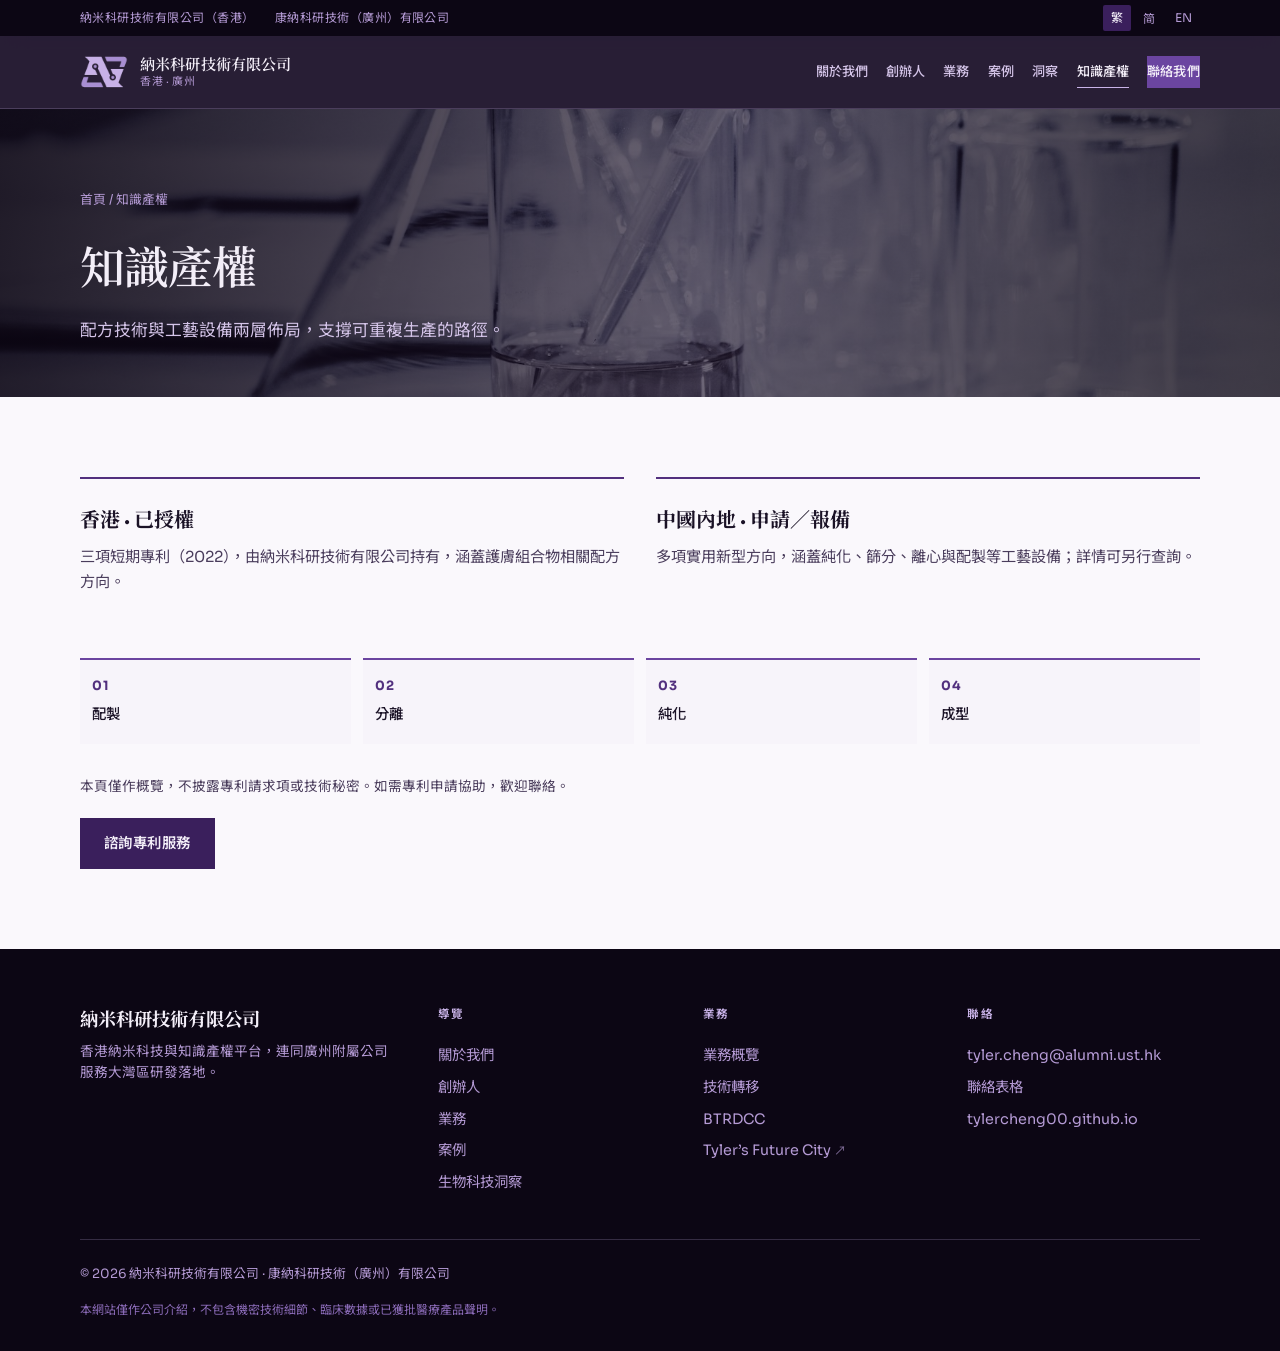
<file: nanotech/patents.html>
<!DOCTYPE html>
<html lang="zh-Hant">
<head>
  <meta charset="UTF-8" />
  <script>
    (function () {
      try {
        var lang = localStorage.getItem("nanotech-lang");
        if (lang === "en" || lang === "zh-Hant" || lang === "zh-Hans") document.documentElement.lang = lang;
      } catch (e) {}
    })();
  </script>
  <meta name="viewport" content="width=device-width, initial-scale=1" />
  <title>知識產權 · Nanotech Innovation</title>
  <meta name="description" content="知識產權概覽" />
  <link rel="preconnect" href="https://fonts.googleapis.com" />
  <link rel="preconnect" href="https://fonts.gstatic.com" crossorigin />
  <link href="https://fonts.googleapis.com/css2?family=Fraunces:opsz,wght@9..144,500;9..144,600;9..144,700&family=Noto+Sans+SC:wght@400;500;600;700&family=Noto+Sans+TC:wght@400;500;600;700&family=Noto+Serif+TC:wght@500;600;700&family=Sora:wght@400;500;600;700&display=swap" rel="stylesheet" />
  <link rel="stylesheet" href="css/styles.css" />
  <link rel="icon" href="assets/favicon.png" type="image/png" />
</head>
<body>
  <div class="topbar">
    <div class="container">
      <div class="topbar-entities">
        <span class="zh-hant">納米科研技術有限公司（香港）</span>
        <span class="zh-hans">纳米科研技术有限公司（香港）</span>
        <span class="en">Nanotech Innovation Limited (Hong Kong)</span>
        <span class="zh-hant">康納科研技術（廣州）有限公司</span>
        <span class="zh-hans">康纳科研技术（广州）有限公司</span>
        <span class="en">Nanotech Innovation (Guangzhou) Limited</span>
      </div>
      <div class="lang-toggle" role="group" aria-label="Language">
        <button type="button" data-lang="zh-Hant" aria-pressed="true">繁</button>
        <button type="button" data-lang="zh-Hans" aria-pressed="false">简</button>
        <button type="button" data-lang="en" aria-pressed="false">EN</button>
      </div>
    </div>
  </div>
  <header class="site-header">
    <div class="container nav">
      <a class="logo" href="index.html">
        <img class="logo-mark" src="assets/logo-mark.png" alt="" width="40" height="40" />
        <span class="logo-text">
          <strong class="zh-hant">納米科研技術有限公司</strong>
          <strong class="zh-hans">纳米科研技术有限公司</strong>
          <strong class="en">Nanotech Innovation Limited</strong>
          <small class="zh-hant">香港 · 廣州</small>
          <small class="zh-hans">香港 · 广州</small>
          <small class="en">Hong Kong · Guangzhou</small>
        </span>
      </a>
      <button class="nav-toggle" type="button" aria-expanded="false" aria-label="Menu"><span></span></button>
      <nav class="nav-links" aria-label="Primary">
        <a href="about.html"><span class="zh-hant">關於我們</span><span class="zh-hans">关于我们</span><span class="en">About</span></a>
        <a href="founder.html"><span class="zh-hant">創辦人</span><span class="zh-hans">创办人</span><span class="en">Founder</span></a>
        <a href="services.html"><span class="zh-hant">業務</span><span class="zh-hans">业务</span><span class="en">Services</span></a>
        <a href="case-study.html"><span class="zh-hant">案例</span><span class="zh-hans">案例</span><span class="en">Case study</span></a>
        <a href="insights.html"><span class="zh-hant">洞察</span><span class="zh-hans">洞察</span><span class="en">Insights</span></a>
        <a href="patents.html" aria-current="page"><span class="zh-hant">知識產權</span><span class="zh-hans">知识产权</span><span class="en">IP</span></a>
        <a class="nav-cta" href="contact.html"><span class="zh-hant">聯絡我們</span><span class="zh-hans">联系我们</span><span class="en">Contact</span></a>
      </nav>
    </div>
  </header>
  <main>

    <!-- Photo: Unsplash science-research.jpg — see assets/media/CREDITS.md -->
    <section class="page-hero has-photo">
      <div class="page-hero-photo" aria-hidden="true" style="background-image:url('assets/media/science-research.jpg')"></div>
      <div class="container">
        <div class="breadcrumb"><a href="index.html"><span class="zh-hant">首頁</span><span class="zh-hans">首页</span><span class="en">Home</span></a> / <span class="zh-hant">知識產權</span><span class="zh-hans">知识产权</span><span class="en">IP</span></div>
        <h1 class="zh-hant">知識產權</h1>
        <h1 class="zh-hans">知识产权</h1>
        <h1 class="en">Intellectual property</h1>
        <p class="zh-hant">配方技術與工藝設備兩層佈局，支撐可重複生產的路徑。</p>
        <p class="zh-hans">配方技术与工艺设备两层布局，支撑可重复生产的路径。</p>
        <p class="en">A two-layer portfolio: formulation know-how and process equipment.</p>
      </div>
    </section>
    <section class="section">
      <div class="container">
        <div class="patent-summary reveal">
          <article>
            <h3 class="zh-hant">香港 · 已授權</h3>
            <h3 class="zh-hans">香港 · 已授权</h3>
            <h3 class="en">Hong Kong · granted</h3>
            <p class="zh-hant">三項短期專利（2022），由納米科研技術有限公司持有，涵蓋護膚組合物相關配方方向。</p>
            <p class="zh-hans">三项短期专利（2022），由纳米科研技术有限公司持有，涵盖护肤组合物相关配方方向。</p>
            <p class="en">Three short-term patents (2022) held by Nanotech Innovation Limited, covering skincare composition directions.</p>
          </article>
          <article>
            <h3 class="zh-hant">中國內地 · 申請／報備</h3>
            <h3 class="zh-hans">中国内地 · 申请／报备</h3>
            <h3 class="en">Mainland China · filed / pending</h3>
            <p class="zh-hant">多項實用新型方向，涵蓋純化、篩分、離心與配製等工藝設備；詳情可另行查詢。</p>
            <p class="zh-hans">多项实用新型方向，涵盖纯化、筛分、离心与配制等工艺设备；详情可另行查询。</p>
            <p class="en">Utility-model filings covering purification, sieving, centrifugation and preparation equipment; details on request.</p>
          </article>
        </div>
        <div class="chain reveal" style="margin-top:2.5rem">
          <div class="chain-step"><strong>01</strong><span class="zh-hant">配製</span><span class="zh-hans">配制</span><span class="en">Prepare</span></div>
          <div class="chain-step"><strong>02</strong><span class="zh-hant">分離</span><span class="zh-hans">分离</span><span class="en">Separate</span></div>
          <div class="chain-step"><strong>03</strong><span class="zh-hant">純化</span><span class="zh-hans">纯化</span><span class="en">Purify</span></div>
          <div class="chain-step"><strong>04</strong><span class="zh-hant">成型</span><span class="zh-hans">成型</span><span class="en">Form</span></div>
        </div>
        <p class="reveal" style="margin-top:2rem;font-size:0.85rem;color:var(--ink-soft);max-width:60ch">
          <span class="zh-hant">本頁僅作概覽，不披露專利請求項或技術秘密。如需專利申請協助，歡迎聯絡。</span>
          <span class="zh-hans">本页仅作概览，不披露专利权利要求或技术秘密。如需专利申请协助，欢迎联络。</span>
          <span class="en">Overview only — claim language and trade secrets are not disclosed. Contact us for filing support.</span>
        </p>
        <p class="reveal" style="margin-top:1.25rem"><a class="btn btn-dark" href="contact.html"><span class="zh-hant">諮詢專利服務</span><span class="zh-hans">咨询专利服务</span><span class="en">Enquire about IP support</span></a></p>
      </div>
    </section>

  </main>
  <footer class="site-footer">
    <div class="container">
      <div class="footer-grid">
        <div class="footer-brand">
          <strong class="zh-hant">納米科研技術有限公司</strong>
          <strong class="zh-hans">纳米科研技术有限公司</strong>
          <strong class="en">Nanotech Innovation Limited</strong>
          <p class="zh-hant">香港納米科技與知識產權平台，連同廣州附屬公司服務大灣區研發落地。</p>
          <p class="zh-hans">香港纳米科技与知识产权平台，连同广州附属公司服务大湾区研发落地。</p>
          <p class="en">A Hong Kong nanotech and IP platform, with our Guangzhou affiliate supporting Greater Bay Area R&amp;D.</p>
        </div>
        <div class="footer-col">
          <h4><span class="zh-hant">導覽</span><span class="zh-hans">导览</span><span class="en">Explore</span></h4>
          <a href="about.html"><span class="zh-hant">關於我們</span><span class="zh-hans">关于我们</span><span class="en">About</span></a>
          <a href="founder.html"><span class="zh-hant">創辦人</span><span class="zh-hans">创办人</span><span class="en">Founder</span></a>
          <a href="services.html"><span class="zh-hant">業務</span><span class="zh-hans">业务</span><span class="en">Services</span></a>
          <a href="case-study.html"><span class="zh-hant">案例</span><span class="zh-hans">案例</span><span class="en">Case study</span></a>
          <a href="insights.html"><span class="zh-hant">生物科技洞察</span><span class="zh-hans">生物科技洞察</span><span class="en">Biotech Insights</span></a>
        </div>
        <div class="footer-col">
          <h4><span class="zh-hant">業務</span><span class="zh-hans">业务</span><span class="en">Services</span></h4>
          <a href="services.html"><span class="zh-hant">業務概覽</span><span class="zh-hans">业务概览</span><span class="en">Overview</span></a>
          <a href="technology-transfer.html"><span class="zh-hant">技術轉移</span><span class="zh-hans">技术转移</span><span class="en">Tech transfer</span></a>
          <a href="btrdcc.html">BTRDCC</a>
          <a class="ext-link" href="https://tyler-future-city.apps.grok.bot" target="_blank" rel="noopener noreferrer">Tyler’s Future City</a>
        </div>
        <div class="footer-col">
          <h4><span class="zh-hant">聯絡</span><span class="zh-hans">联络</span><span class="en">Contact</span></h4>
          <a href="mailto:tyler.cheng@alumni.ust.hk">tyler.cheng@alumni.ust.hk</a>
          <a href="contact.html"><span class="zh-hant">聯絡表格</span><span class="zh-hans">联络表格</span><span class="en">Enquiry form</span></a>
          <a href="https://tylercheng00.github.io/" target="_blank" rel="noopener noreferrer">tylercheng00.github.io</a>
        </div>
      </div>
      <div class="footer-bottom">
        <span class="zh-hant">© 2026 納米科研技術有限公司 · 康納科研技術（廣州）有限公司</span>
        <span class="zh-hans">© 2026 纳米科研技术有限公司 · 康纳科研技术（广州）有限公司</span>
        <span class="en">© 2026 Nanotech Innovation Limited · Nanotech Innovation (Guangzhou) Limited</span>
      </div>
      <p class="disclaimer zh-hant">本網站僅作公司介紹，不包含機密技術細節、臨床數據或已獲批醫療產品聲明。</p>
      <p class="disclaimer zh-hans">本网站仅作公司介绍，不包含机密技术细节、临床数据或已获批医疗产品声明。</p>
      <p class="disclaimer en">For company introduction only — no confidential technical details, clinical data, or approved medical product claims.</p>
    </div>
  </footer>
  <script src="js/main.js"></script>
</body>
</html>
</file>
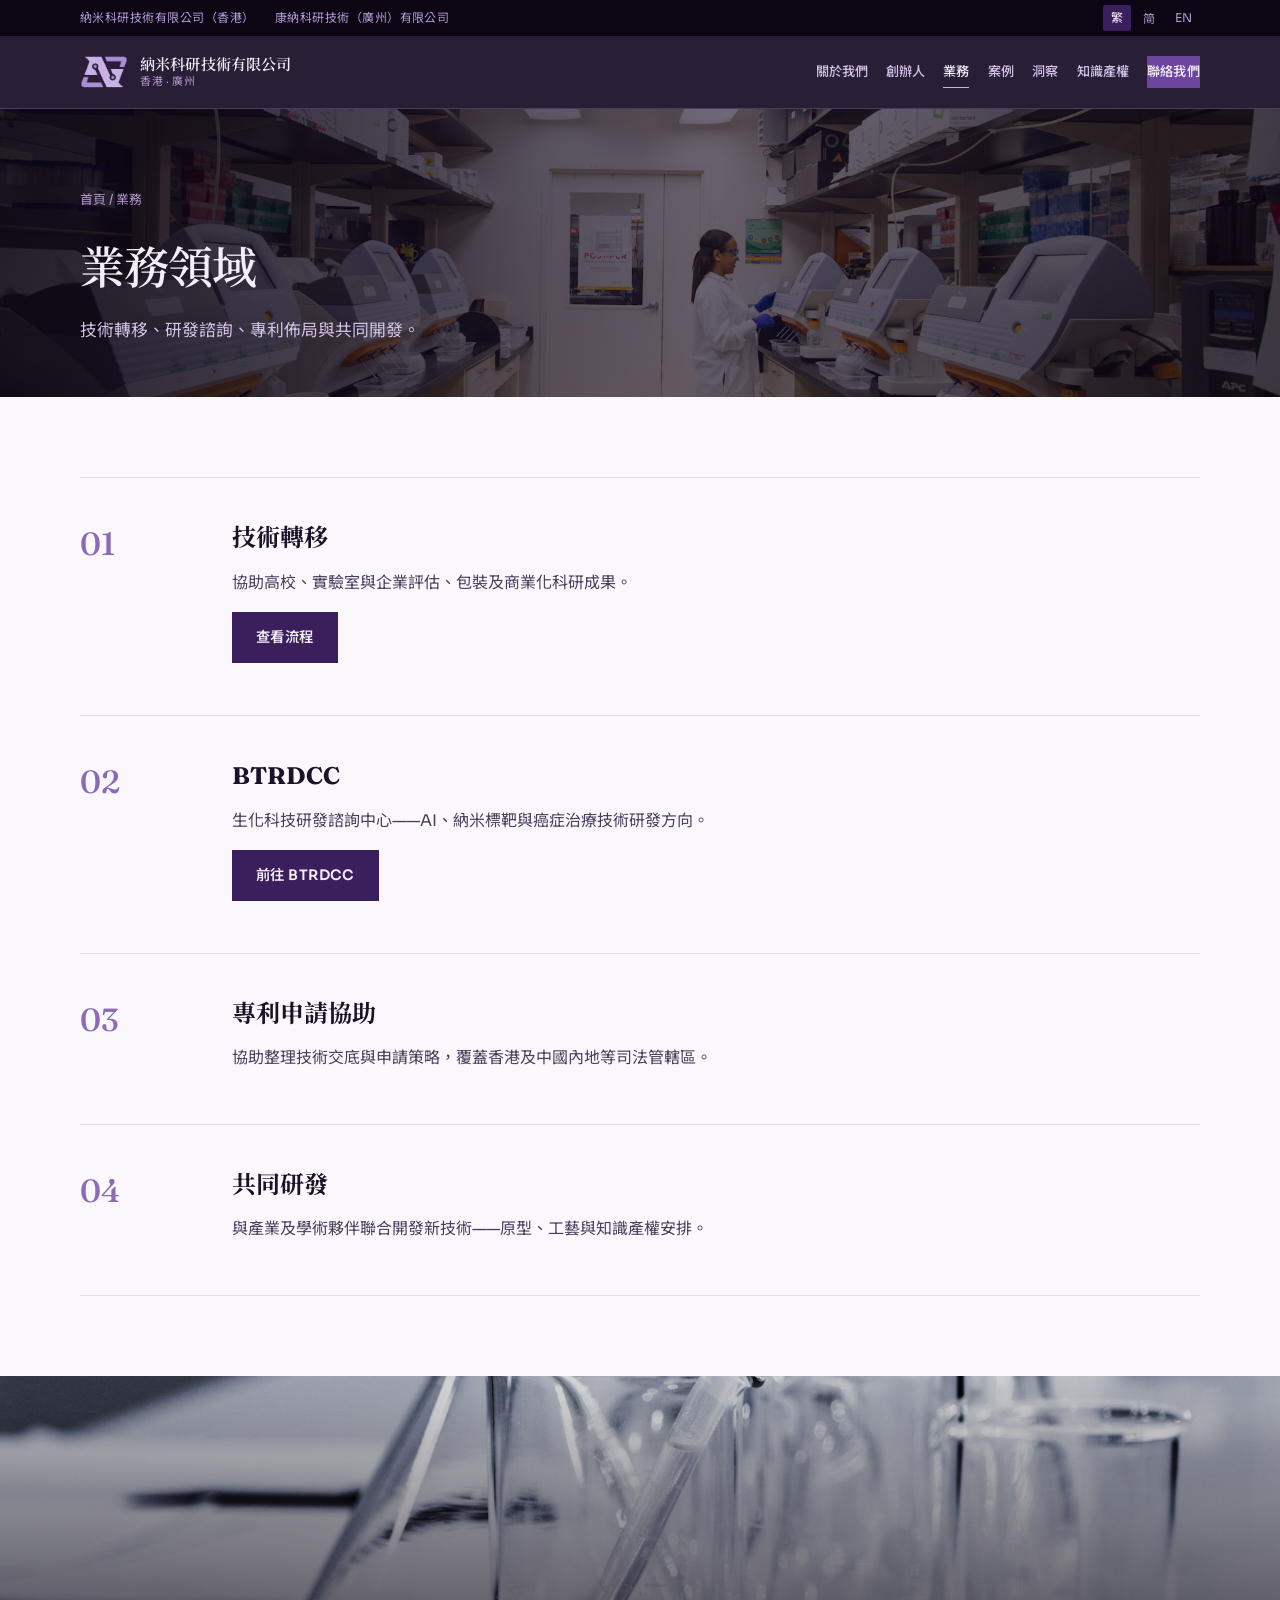
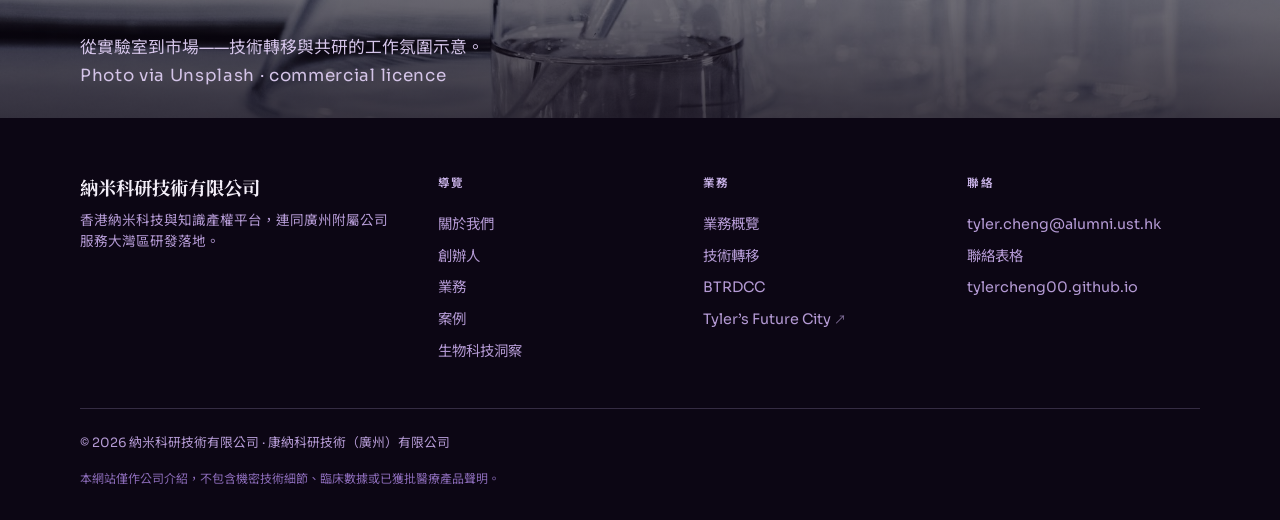
<file: nanotech/services.html>
<!DOCTYPE html>
<html lang="zh-Hant">
<head>
  <meta charset="UTF-8" />
  <script>
    (function () {
      try {
        var lang = localStorage.getItem("nanotech-lang");
        if (lang === "en" || lang === "zh-Hant" || lang === "zh-Hans") document.documentElement.lang = lang;
      } catch (e) {}
    })();
  </script>
  <meta name="viewport" content="width=device-width, initial-scale=1" />
  <title>業務領域 · Nanotech Innovation</title>
  <meta name="description" content="業務領域與服務" />
  <link rel="preconnect" href="https://fonts.googleapis.com" />
  <link rel="preconnect" href="https://fonts.gstatic.com" crossorigin />
  <link href="https://fonts.googleapis.com/css2?family=Fraunces:opsz,wght@9..144,500;9..144,600;9..144,700&family=Noto+Sans+SC:wght@400;500;600;700&family=Noto+Sans+TC:wght@400;500;600;700&family=Noto+Serif+TC:wght@500;600;700&family=Sora:wght@400;500;600;700&display=swap" rel="stylesheet" />
  <link rel="stylesheet" href="css/styles.css" />
  <link rel="icon" href="assets/favicon.png" type="image/png" />
</head>
<body>
  <div class="topbar">
    <div class="container">
      <div class="topbar-entities">
        <span class="zh-hant">納米科研技術有限公司（香港）</span>
        <span class="zh-hans">纳米科研技术有限公司（香港）</span>
        <span class="en">Nanotech Innovation Limited (Hong Kong)</span>
        <span class="zh-hant">康納科研技術（廣州）有限公司</span>
        <span class="zh-hans">康纳科研技术（广州）有限公司</span>
        <span class="en">Nanotech Innovation (Guangzhou) Limited</span>
      </div>
      <div class="lang-toggle" role="group" aria-label="Language">
        <button type="button" data-lang="zh-Hant" aria-pressed="true">繁</button>
        <button type="button" data-lang="zh-Hans" aria-pressed="false">简</button>
        <button type="button" data-lang="en" aria-pressed="false">EN</button>
      </div>
    </div>
  </div>
  <header class="site-header">
    <div class="container nav">
      <a class="logo" href="index.html">
        <img class="logo-mark" src="assets/logo-mark.png" alt="" width="40" height="40" />
        <span class="logo-text">
          <strong class="zh-hant">納米科研技術有限公司</strong>
          <strong class="zh-hans">纳米科研技术有限公司</strong>
          <strong class="en">Nanotech Innovation Limited</strong>
          <small class="zh-hant">香港 · 廣州</small>
          <small class="zh-hans">香港 · 广州</small>
          <small class="en">Hong Kong · Guangzhou</small>
        </span>
      </a>
      <button class="nav-toggle" type="button" aria-expanded="false" aria-label="Menu"><span></span></button>
      <nav class="nav-links" aria-label="Primary">
        <a href="about.html"><span class="zh-hant">關於我們</span><span class="zh-hans">关于我们</span><span class="en">About</span></a>
        <a href="founder.html"><span class="zh-hant">創辦人</span><span class="zh-hans">创办人</span><span class="en">Founder</span></a>
        <a href="services.html" aria-current="page"><span class="zh-hant">業務</span><span class="zh-hans">业务</span><span class="en">Services</span></a>
        <a href="case-study.html"><span class="zh-hant">案例</span><span class="zh-hans">案例</span><span class="en">Case study</span></a>
        <a href="insights.html"><span class="zh-hant">洞察</span><span class="zh-hans">洞察</span><span class="en">Insights</span></a>
        <a href="patents.html"><span class="zh-hant">知識產權</span><span class="zh-hans">知识产权</span><span class="en">IP</span></a>
        <a class="nav-cta" href="contact.html"><span class="zh-hant">聯絡我們</span><span class="zh-hans">联系我们</span><span class="en">Contact</span></a>
      </nav>
    </div>
  </header>
  <main>

    <!-- Photo: Unsplash lab-microscope.jpg — see assets/media/CREDITS.md -->
    <section class="page-hero has-photo">
      <div class="page-hero-photo" aria-hidden="true" style="background-image:url('assets/media/lab-microscope.jpg')"></div>
      <div class="container">
        <div class="breadcrumb"><a href="index.html"><span class="zh-hant">首頁</span><span class="zh-hans">首页</span><span class="en">Home</span></a> / <span class="zh-hant">業務</span><span class="zh-hans">业务</span><span class="en">Services</span></div>
        <h1 class="zh-hant">業務領域</h1>
        <h1 class="zh-hans">业务领域</h1>
        <h1 class="en">Services</h1>
        <p class="zh-hant">技術轉移、研發諮詢、專利佈局與共同開發。</p>
        <p class="zh-hans">技术转移、研发咨询、专利布局与共同开发。</p>
        <p class="en">Technology transfer, R&amp;D consulting, patent strategy and co-development.</p>
      </div>
    </section>
    <section class="section">
      <div class="container service-blocks">
        <article class="service-block reveal">
          <div class="service-id">01</div>
          <div>
            <h2><span class="zh-hant">技術轉移</span><span class="zh-hans">技术转移</span><span class="en">Technology transfer</span></h2>
            <p class="zh-hant">協助高校、實驗室與企業評估、包裝及商業化科研成果。</p>
            <p class="zh-hans">协助高校、实验室与企业评估、包装及商业化科研成果。</p>
            <p class="en">Help universities, labs and companies assess, package and commercialise research.</p>
            <p style="margin-top:1rem"><a class="btn btn-dark" href="technology-transfer.html"><span class="zh-hant">查看流程</span><span class="zh-hans">查看流程</span><span class="en">See the process</span></a></p>
          </div>
        </article>
        <article class="service-block reveal">
          <div class="service-id">02</div>
          <div>
            <h2>BTRDCC</h2>
            <p class="zh-hant">生化科技研發諮詢中心——AI、納米標靶與癌症治療技術研發方向。</p>
            <p class="zh-hans">生化科技研发咨询中心——AI、纳米靶向与癌症治疗技术研发方向。</p>
            <p class="en">Biochemical Technology R&amp;D Consultation Centre — AI, nano-targeting and cancer-therapy research.</p>
            <p style="margin-top:1rem"><a class="btn btn-dark" href="btrdcc.html"><span class="zh-hant">前往 BTRDCC</span><span class="zh-hans">前往 BTRDCC</span><span class="en">Go to BTRDCC</span></a></p>
          </div>
        </article>
        <article class="service-block reveal">
          <div class="service-id">03</div>
          <div>
            <h2><span class="zh-hant">專利申請協助</span><span class="zh-hans">专利申请协助</span><span class="en">Patent filing support</span></h2>
            <p class="zh-hant">協助整理技術交底與申請策略，覆蓋香港及中國內地等司法管轄區。</p>
            <p class="zh-hans">协助整理技术交底与申请策略，覆盖香港及中国内地等司法管辖区。</p>
            <p class="en">Support disclosures and filing strategy across Hong Kong, mainland China and beyond.</p>
          </div>
        </article>
        <article class="service-block reveal">
          <div class="service-id">04</div>
          <div>
            <h2><span class="zh-hant">共同研發</span><span class="zh-hans">共同研发</span><span class="en">Collaborative R&amp;D</span></h2>
            <p class="zh-hant">與產業及學術夥伴聯合開發新技術——原型、工藝與知識產權安排。</p>
            <p class="zh-hans">与产业及学术伙伴联合开发新技术——原型、工艺与知识产权安排。</p>
            <p class="en">Co-develop technologies with industry and academic partners — prototypes, process and shared IP.</p>
          </div>
        </article>
      </div>
    </section>
    <!-- Photo: Unsplash science-research.jpg — see assets/media/CREDITS.md -->
    <section class="photo-band reveal" style="background-image:url('assets/media/science-research.jpg')">
      <div class="container">
        <p class="zh-hant">從實驗室到市場——技術轉移與共研的工作氛圍示意。</p>
        <p class="zh-hans">从实验室到市场——技术转移与共研的工作氛围示意。</p>
        <p class="en">From lab bench to market — illustrative atmosphere for transfer and co-development.</p>
        <p class="photo-credit">Photo via Unsplash · commercial licence</p>
      </div>
    </section>

  </main>
  <footer class="site-footer">
    <div class="container">
      <div class="footer-grid">
        <div class="footer-brand">
          <strong class="zh-hant">納米科研技術有限公司</strong>
          <strong class="zh-hans">纳米科研技术有限公司</strong>
          <strong class="en">Nanotech Innovation Limited</strong>
          <p class="zh-hant">香港納米科技與知識產權平台，連同廣州附屬公司服務大灣區研發落地。</p>
          <p class="zh-hans">香港纳米科技与知识产权平台，连同广州附属公司服务大湾区研发落地。</p>
          <p class="en">A Hong Kong nanotech and IP platform, with our Guangzhou affiliate supporting Greater Bay Area R&amp;D.</p>
        </div>
        <div class="footer-col">
          <h4><span class="zh-hant">導覽</span><span class="zh-hans">导览</span><span class="en">Explore</span></h4>
          <a href="about.html"><span class="zh-hant">關於我們</span><span class="zh-hans">关于我们</span><span class="en">About</span></a>
          <a href="founder.html"><span class="zh-hant">創辦人</span><span class="zh-hans">创办人</span><span class="en">Founder</span></a>
          <a href="services.html"><span class="zh-hant">業務</span><span class="zh-hans">业务</span><span class="en">Services</span></a>
          <a href="case-study.html"><span class="zh-hant">案例</span><span class="zh-hans">案例</span><span class="en">Case study</span></a>
          <a href="insights.html"><span class="zh-hant">生物科技洞察</span><span class="zh-hans">生物科技洞察</span><span class="en">Biotech Insights</span></a>
        </div>
        <div class="footer-col">
          <h4><span class="zh-hant">業務</span><span class="zh-hans">业务</span><span class="en">Services</span></h4>
          <a href="services.html"><span class="zh-hant">業務概覽</span><span class="zh-hans">业务概览</span><span class="en">Overview</span></a>
          <a href="technology-transfer.html"><span class="zh-hant">技術轉移</span><span class="zh-hans">技术转移</span><span class="en">Tech transfer</span></a>
          <a href="btrdcc.html">BTRDCC</a>
          <a class="ext-link" href="https://tyler-future-city.apps.grok.bot" target="_blank" rel="noopener noreferrer">Tyler’s Future City</a>
        </div>
        <div class="footer-col">
          <h4><span class="zh-hant">聯絡</span><span class="zh-hans">联络</span><span class="en">Contact</span></h4>
          <a href="mailto:tyler.cheng@alumni.ust.hk">tyler.cheng@alumni.ust.hk</a>
          <a href="contact.html"><span class="zh-hant">聯絡表格</span><span class="zh-hans">联络表格</span><span class="en">Enquiry form</span></a>
          <a href="https://tylercheng00.github.io/" target="_blank" rel="noopener noreferrer">tylercheng00.github.io</a>
        </div>
      </div>
      <div class="footer-bottom">
        <span class="zh-hant">© 2026 納米科研技術有限公司 · 康納科研技術（廣州）有限公司</span>
        <span class="zh-hans">© 2026 纳米科研技术有限公司 · 康纳科研技术（广州）有限公司</span>
        <span class="en">© 2026 Nanotech Innovation Limited · Nanotech Innovation (Guangzhou) Limited</span>
      </div>
      <p class="disclaimer zh-hant">本網站僅作公司介紹，不包含機密技術細節、臨床數據或已獲批醫療產品聲明。</p>
      <p class="disclaimer zh-hans">本网站仅作公司介绍，不包含机密技术细节、临床数据或已获批医疗产品声明。</p>
      <p class="disclaimer en">For company introduction only — no confidential technical details, clinical data, or approved medical product claims.</p>
    </div>
  </footer>
  <script src="js/main.js"></script>
</body>
</html>
</file>
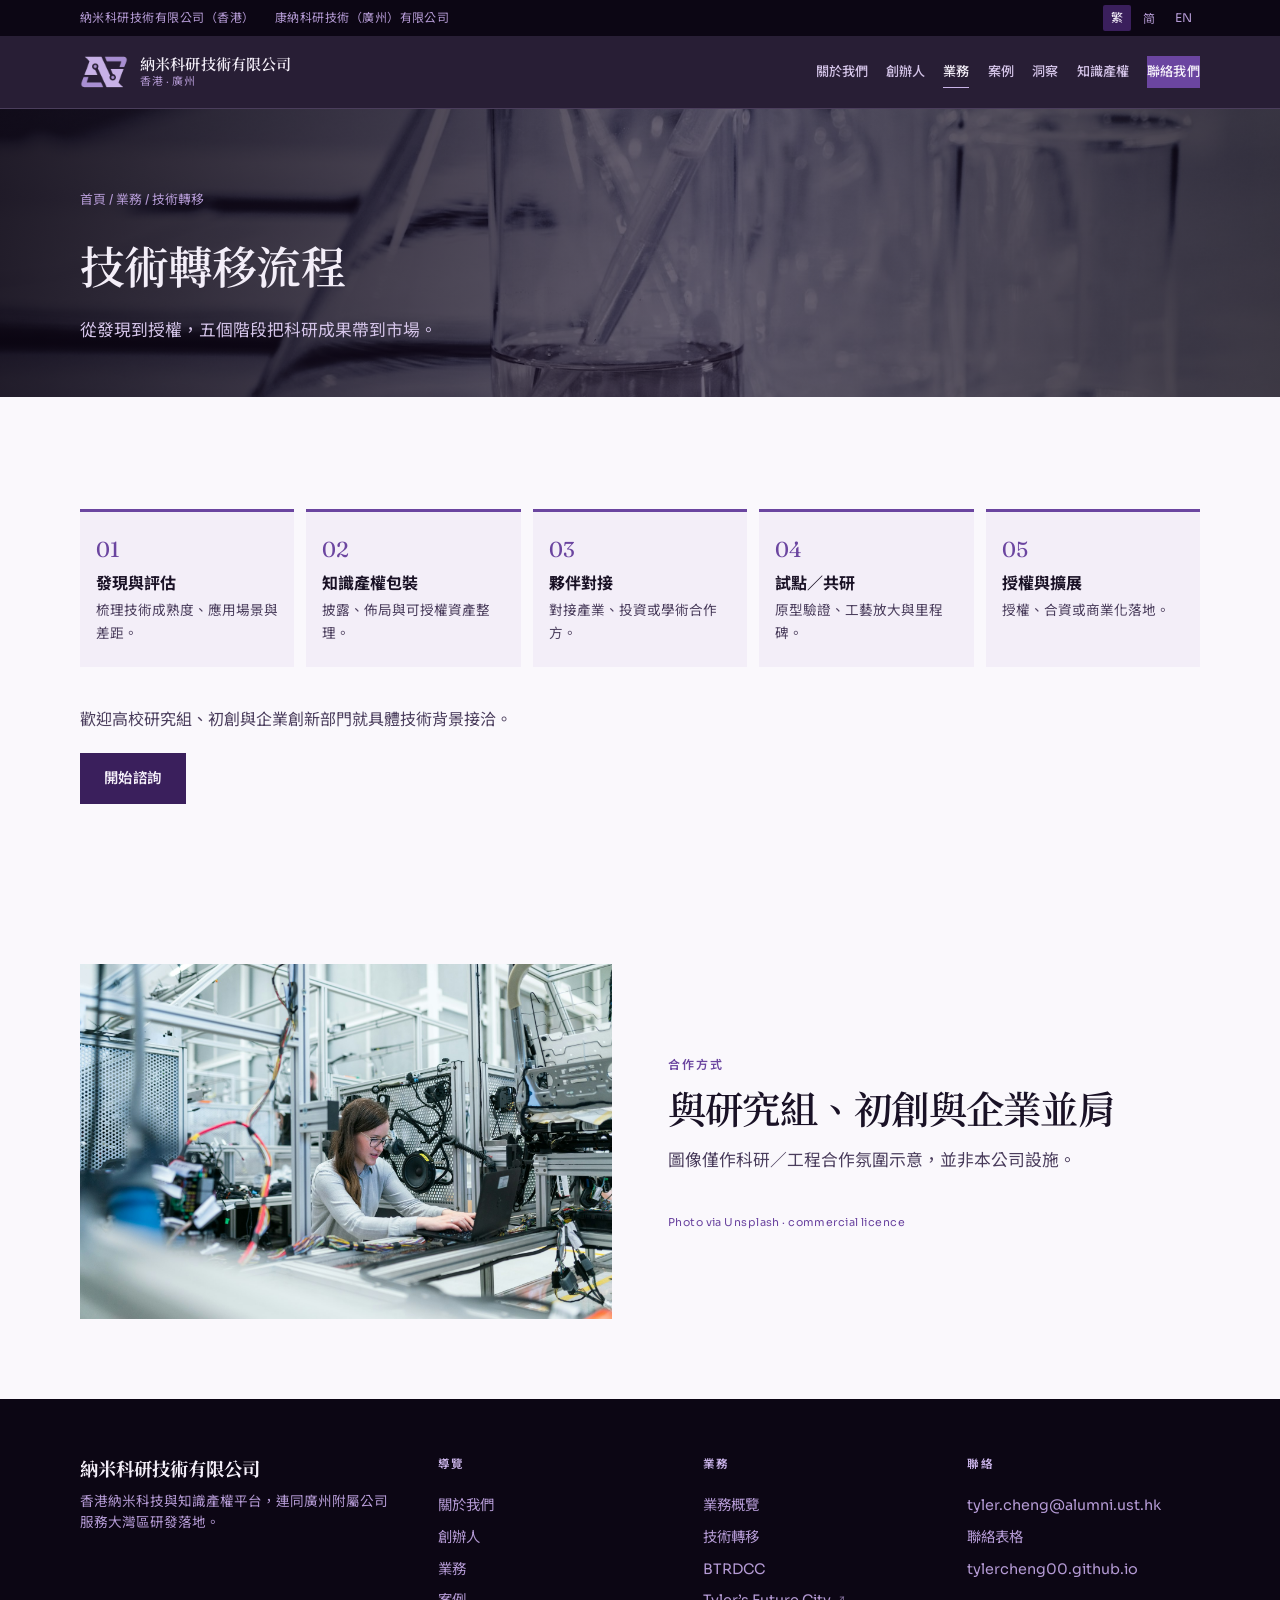
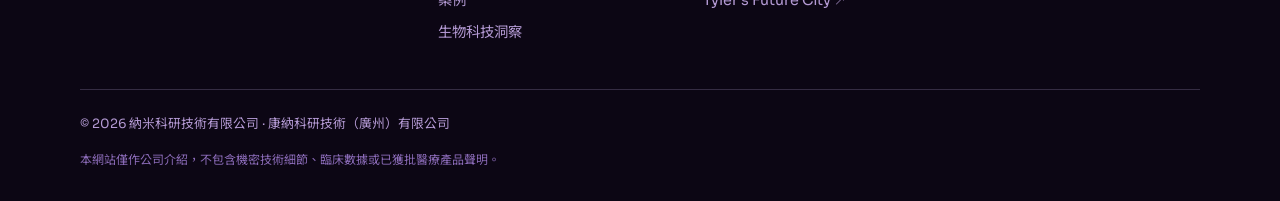
<file: nanotech/technology-transfer.html>
<!DOCTYPE html>
<html lang="zh-Hant">
<head>
  <meta charset="UTF-8" />
  <script>
    (function () {
      try {
        var lang = localStorage.getItem("nanotech-lang");
        if (lang === "en" || lang === "zh-Hant" || lang === "zh-Hans") document.documentElement.lang = lang;
      } catch (e) {}
    })();
  </script>
  <meta name="viewport" content="width=device-width, initial-scale=1" />
  <title>技術轉移 · Nanotech Innovation</title>
  <meta name="description" content="技術轉移流程" />
  <link rel="preconnect" href="https://fonts.googleapis.com" />
  <link rel="preconnect" href="https://fonts.gstatic.com" crossorigin />
  <link href="https://fonts.googleapis.com/css2?family=Fraunces:opsz,wght@9..144,500;9..144,600;9..144,700&family=Noto+Sans+SC:wght@400;500;600;700&family=Noto+Sans+TC:wght@400;500;600;700&family=Noto+Serif+TC:wght@500;600;700&family=Sora:wght@400;500;600;700&display=swap" rel="stylesheet" />
  <link rel="stylesheet" href="css/styles.css" />
  <link rel="icon" href="assets/favicon.png" type="image/png" />
</head>
<body>
  <div class="topbar">
    <div class="container">
      <div class="topbar-entities">
        <span class="zh-hant">納米科研技術有限公司（香港）</span>
        <span class="zh-hans">纳米科研技术有限公司（香港）</span>
        <span class="en">Nanotech Innovation Limited (Hong Kong)</span>
        <span class="zh-hant">康納科研技術（廣州）有限公司</span>
        <span class="zh-hans">康纳科研技术（广州）有限公司</span>
        <span class="en">Nanotech Innovation (Guangzhou) Limited</span>
      </div>
      <div class="lang-toggle" role="group" aria-label="Language">
        <button type="button" data-lang="zh-Hant" aria-pressed="true">繁</button>
        <button type="button" data-lang="zh-Hans" aria-pressed="false">简</button>
        <button type="button" data-lang="en" aria-pressed="false">EN</button>
      </div>
    </div>
  </div>
  <header class="site-header">
    <div class="container nav">
      <a class="logo" href="index.html">
        <img class="logo-mark" src="assets/logo-mark.png" alt="" width="40" height="40" />
        <span class="logo-text">
          <strong class="zh-hant">納米科研技術有限公司</strong>
          <strong class="zh-hans">纳米科研技术有限公司</strong>
          <strong class="en">Nanotech Innovation Limited</strong>
          <small class="zh-hant">香港 · 廣州</small>
          <small class="zh-hans">香港 · 广州</small>
          <small class="en">Hong Kong · Guangzhou</small>
        </span>
      </a>
      <button class="nav-toggle" type="button" aria-expanded="false" aria-label="Menu"><span></span></button>
      <nav class="nav-links" aria-label="Primary">
        <a href="about.html"><span class="zh-hant">關於我們</span><span class="zh-hans">关于我们</span><span class="en">About</span></a>
        <a href="founder.html"><span class="zh-hant">創辦人</span><span class="zh-hans">创办人</span><span class="en">Founder</span></a>
        <a href="services.html" aria-current="page"><span class="zh-hant">業務</span><span class="zh-hans">业务</span><span class="en">Services</span></a>
        <a href="case-study.html"><span class="zh-hant">案例</span><span class="zh-hans">案例</span><span class="en">Case study</span></a>
        <a href="insights.html"><span class="zh-hant">洞察</span><span class="zh-hans">洞察</span><span class="en">Insights</span></a>
        <a href="patents.html"><span class="zh-hant">知識產權</span><span class="zh-hans">知识产权</span><span class="en">IP</span></a>
        <a class="nav-cta" href="contact.html"><span class="zh-hant">聯絡我們</span><span class="zh-hans">联系我们</span><span class="en">Contact</span></a>
      </nav>
    </div>
  </header>
  <main>

    <!-- Photo: Unsplash science-research.jpg — see assets/media/CREDITS.md -->
    <section class="page-hero has-photo">
      <div class="page-hero-photo" aria-hidden="true" style="background-image:url('assets/media/science-research.jpg')"></div>
      <div class="container">
        <div class="breadcrumb"><a href="index.html"><span class="zh-hant">首頁</span><span class="zh-hans">首页</span><span class="en">Home</span></a> / <a href="services.html"><span class="zh-hant">業務</span><span class="zh-hans">业务</span><span class="en">Services</span></a> / <span class="zh-hant">技術轉移</span><span class="zh-hans">技术转移</span><span class="en">Tech transfer</span></div>
        <h1 class="zh-hant">技術轉移流程</h1>
        <h1 class="zh-hans">技术转移流程</h1>
        <h1 class="en">Technology transfer process</h1>
        <p class="zh-hant">從發現到授權，五個階段把科研成果帶到市場。</p>
        <p class="zh-hans">从发现到授权，五个阶段把科研成果带到市场。</p>
        <p class="en">Five stages from discovery to licensing.</p>
      </div>
    </section>
    <section class="section">
      <div class="container">
        <div class="flow-track reveal">
          <div class="flow-step">
            <span class="n">01</span>
            <h3><span class="zh-hant">發現與評估</span><span class="zh-hans">发现与评估</span><span class="en">Discover &amp; assess</span></h3>
            <p class="zh-hant">梳理技術成熟度、應用場景與差距。</p>
            <p class="zh-hans">梳理技术成熟度、应用场景与差距。</p>
            <p class="en">Map TRL, use-cases and gaps.</p>
          </div>
          <div class="flow-step">
            <span class="n">02</span>
            <h3><span class="zh-hant">知識產權包裝</span><span class="zh-hans">知识产权包装</span><span class="en">Package IP</span></h3>
            <p class="zh-hant">披露、佈局與可授權資產整理。</p>
            <p class="zh-hans">披露、布局与可授权资产整理。</p>
            <p class="en">Disclosures, filing plan and licensable assets.</p>
          </div>
          <div class="flow-step">
            <span class="n">03</span>
            <h3><span class="zh-hant">夥伴對接</span><span class="zh-hans">伙伴对接</span><span class="en">Match partners</span></h3>
            <p class="zh-hant">對接產業、投資或學術合作方。</p>
            <p class="zh-hans">对接产业、投资或学术合作方。</p>
            <p class="en">Industry, investor or academic matching.</p>
          </div>
          <div class="flow-step">
            <span class="n">04</span>
            <h3><span class="zh-hant">試點／共研</span><span class="zh-hans">试点／共研</span><span class="en">Pilot / co-dev</span></h3>
            <p class="zh-hant">原型驗證、工藝放大與里程碑。</p>
            <p class="zh-hans">原型验证、工艺放大与里程碑。</p>
            <p class="en">Prototype validation and milestones.</p>
          </div>
          <div class="flow-step">
            <span class="n">05</span>
            <h3><span class="zh-hant">授權與擴展</span><span class="zh-hans">授权与扩展</span><span class="en">Licence &amp; scale</span></h3>
            <p class="zh-hant">授權、合資或商業化落地。</p>
            <p class="zh-hans">授权、合资或商业化落地。</p>
            <p class="en">Licence, JV or go-to-market.</p>
          </div>
        </div>
        <p class="reveal" style="margin-top:2.5rem;max-width:52ch;color:var(--ink-soft)">
          <span class="zh-hant">歡迎高校研究組、初創與企業創新部門就具體技術背景接洽。</span>
          <span class="zh-hans">欢迎高校研究组、初创与企业创新部门就具体技术背景接洽。</span>
          <span class="en">We welcome university groups, startups and corporate innovation teams.</span>
        </p>
        <p class="reveal" style="margin-top:1.25rem"><a class="btn btn-dark" href="contact.html"><span class="zh-hant">開始諮詢</span><span class="zh-hans">开始咨询</span><span class="en">Start an enquiry</span></a></p>
      </div>
    </section>
    <!-- Photo: Unsplash collab-research.jpg — see assets/media/CREDITS.md -->
    <section class="section">
      <div class="container split">
        <div class="split-visual has-photo reveal">
          <img src="assets/media/collab-research.jpg" alt="" />
        </div>
        <div class="reveal">
          <span class="section-label"><span class="zh-hant">合作方式</span><span class="zh-hans">合作方式</span><span class="en">How we work</span></span>
          <h2 class="section-title zh-hant">與研究組、初創與企業並肩</h2>
          <h2 class="section-title zh-hans">与研究组、初创与企业并肩</h2>
          <h2 class="section-title en">Alongside labs, startups and corporates</h2>
          <p class="section-lead zh-hant">圖像僅作科研／工程合作氛圍示意，並非本公司設施。</p>
          <p class="section-lead zh-hans">图像仅作科研／工程合作氛围示意，并非本公司设施。</p>
          <p class="section-lead en">Imagery illustrates research collaboration — not our facilities.</p>
          <p class="photo-credit" style="color:var(--purple-500)">Photo via Unsplash · commercial licence</p>
        </div>
      </div>
    </section>

  </main>
  <footer class="site-footer">
    <div class="container">
      <div class="footer-grid">
        <div class="footer-brand">
          <strong class="zh-hant">納米科研技術有限公司</strong>
          <strong class="zh-hans">纳米科研技术有限公司</strong>
          <strong class="en">Nanotech Innovation Limited</strong>
          <p class="zh-hant">香港納米科技與知識產權平台，連同廣州附屬公司服務大灣區研發落地。</p>
          <p class="zh-hans">香港纳米科技与知识产权平台，连同广州附属公司服务大湾区研发落地。</p>
          <p class="en">A Hong Kong nanotech and IP platform, with our Guangzhou affiliate supporting Greater Bay Area R&amp;D.</p>
        </div>
        <div class="footer-col">
          <h4><span class="zh-hant">導覽</span><span class="zh-hans">导览</span><span class="en">Explore</span></h4>
          <a href="about.html"><span class="zh-hant">關於我們</span><span class="zh-hans">关于我们</span><span class="en">About</span></a>
          <a href="founder.html"><span class="zh-hant">創辦人</span><span class="zh-hans">创办人</span><span class="en">Founder</span></a>
          <a href="services.html"><span class="zh-hant">業務</span><span class="zh-hans">业务</span><span class="en">Services</span></a>
          <a href="case-study.html"><span class="zh-hant">案例</span><span class="zh-hans">案例</span><span class="en">Case study</span></a>
          <a href="insights.html"><span class="zh-hant">生物科技洞察</span><span class="zh-hans">生物科技洞察</span><span class="en">Biotech Insights</span></a>
        </div>
        <div class="footer-col">
          <h4><span class="zh-hant">業務</span><span class="zh-hans">业务</span><span class="en">Services</span></h4>
          <a href="services.html"><span class="zh-hant">業務概覽</span><span class="zh-hans">业务概览</span><span class="en">Overview</span></a>
          <a href="technology-transfer.html"><span class="zh-hant">技術轉移</span><span class="zh-hans">技术转移</span><span class="en">Tech transfer</span></a>
          <a href="btrdcc.html">BTRDCC</a>
          <a class="ext-link" href="https://tyler-future-city.apps.grok.bot" target="_blank" rel="noopener noreferrer">Tyler’s Future City</a>
        </div>
        <div class="footer-col">
          <h4><span class="zh-hant">聯絡</span><span class="zh-hans">联络</span><span class="en">Contact</span></h4>
          <a href="mailto:tyler.cheng@alumni.ust.hk">tyler.cheng@alumni.ust.hk</a>
          <a href="contact.html"><span class="zh-hant">聯絡表格</span><span class="zh-hans">联络表格</span><span class="en">Enquiry form</span></a>
          <a href="https://tylercheng00.github.io/" target="_blank" rel="noopener noreferrer">tylercheng00.github.io</a>
        </div>
      </div>
      <div class="footer-bottom">
        <span class="zh-hant">© 2026 納米科研技術有限公司 · 康納科研技術（廣州）有限公司</span>
        <span class="zh-hans">© 2026 纳米科研技术有限公司 · 康纳科研技术（广州）有限公司</span>
        <span class="en">© 2026 Nanotech Innovation Limited · Nanotech Innovation (Guangzhou) Limited</span>
      </div>
      <p class="disclaimer zh-hant">本網站僅作公司介紹，不包含機密技術細節、臨床數據或已獲批醫療產品聲明。</p>
      <p class="disclaimer zh-hans">本网站仅作公司介绍，不包含机密技术细节、临床数据或已获批医疗产品声明。</p>
      <p class="disclaimer en">For company introduction only — no confidential technical details, clinical data, or approved medical product claims.</p>
    </div>
  </footer>
  <script src="js/main.js"></script>
</body>
</html>
</file>
<file: nanotech/css/styles.css>
/* Nanotech Innovation Limited — official site
   Theme: deep purple · professional biotech corporate */

:root {
  --purple-950: #0c0614;
  --purple-900: #160b24;
  --purple-850: #1c0f30;
  --purple-800: #26143f;
  --purple-700: #3a1f5c;
  --purple-600: #52307e;
  --purple-500: #6b45a0;
  --purple-400: #8b6bb8;
  --purple-300: #b49ad4;
  --purple-200: #d4c4e8;
  --lilac: #c9b3e8;
  --mist: #f3eef8;
  --paper: #faf8fc;
  --ink: #1a1226;
  --ink-soft: #4a3d5c;
  --line: rgba(201, 179, 232, 0.22);
  --line-strong: rgba(201, 179, 232, 0.4);
  --glow: rgba(107, 69, 160, 0.45);
  --font-display: "Fraunces", "Noto Serif TC", Georgia, serif;
  --font-sans: "Sora", "Noto Sans TC", system-ui, sans-serif;
  --max: 1120px;
  --nav-h: 72px;
  --ease: cubic-bezier(0.22, 1, 0.36, 1);
}

*,
*::before,
*::after {
  box-sizing: border-box;
  margin: 0;
  padding: 0;
}

html {
  scroll-behavior: smooth;
  scroll-padding-top: calc(var(--nav-h) + 36px + 1rem);
}

body {
  font-family: var(--font-sans);
  color: var(--ink);
  background: var(--paper);
  line-height: 1.65;
  font-size: 16px;
  -webkit-font-smoothing: antialiased;
  overflow-x: hidden;
}

img {
  max-width: 100%;
  display: block;
}

a {
  color: inherit;
  text-decoration: none;
}

ul {
  list-style: none;
}

button {
  font: inherit;
  border: none;
  background: none;
  cursor: pointer;
}

.container {
  width: min(100% - 2.5rem, var(--max));
  margin-inline: auto;
}

/* —— Language (繁 / 简 / EN) ——
   Hide inactive locales only; keep natural display for the active one. */
html[lang="zh-Hant"] .zh-hans,
html[lang="zh-Hant"] .en,
html[lang="zh-Hans"] .zh-hant,
html[lang="zh-Hans"] .en,
html[lang="en"] .zh-hant,
html[lang="en"] .zh-hans {
  display: none !important;
}

/* Back-compat: legacy .zh treated as Traditional */
html[lang="zh-Hans"] .zh:not(.zh-hans):not(.zh-hant),
html[lang="en"] .zh:not(.zh-hans):not(.zh-hant) {
  display: none !important;
}

/* —— Top bar —— */
.topbar {
  background: var(--purple-950);
  color: var(--purple-300);
  font-size: 0.75rem;
  letter-spacing: 0.04em;
}

.topbar .container {
  display: flex;
  justify-content: space-between;
  align-items: center;
  min-height: 36px;
  gap: 1rem;
}

.topbar-entities {
  display: flex;
  flex-wrap: wrap;
  gap: 0.35rem 1.25rem;
}

.lang-toggle {
  display: flex;
  gap: 0.25rem;
  color: var(--purple-300);
}

.lang-toggle button {
  color: var(--purple-300);
  padding: 0.2rem 0.5rem;
  border-radius: 2px;
  transition: color 0.2s, background 0.2s;
}

.lang-toggle button[aria-pressed="true"] {
  color: var(--mist);
  background: var(--purple-700);
}

/* —— Nav —— */
.site-header {
  position: sticky;
  top: 0;
  z-index: 100;
  background: rgba(22, 11, 36, 0.92);
  backdrop-filter: blur(14px);
  border-bottom: 1px solid var(--line);
  transition: background 0.3s var(--ease);
}

.site-header.is-scrolled {
  background: rgba(12, 6, 20, 0.96);
}

.nav {
  display: flex;
  align-items: center;
  justify-content: space-between;
  min-height: var(--nav-h);
  gap: 1.5rem;
}

.logo {
  display: flex;
  align-items: center;
  gap: 0.75rem;
  color: var(--mist);
  flex-shrink: 0;
}

.logo-mark {
  width: 48px;
  height: 48px;
  flex-shrink: 0;
  object-fit: contain;
  background: transparent;
}

.logo-text {
  display: flex;
  flex-direction: column;
  line-height: 1.2;
}

.logo-text strong {
  font-family: var(--font-display);
  font-weight: 600;
  font-size: 0.95rem;
  letter-spacing: 0.01em;
}

.logo-text small {
  font-size: 0.68rem;
  color: var(--purple-300);
  font-weight: 400;
  letter-spacing: 0.06em;
  text-transform: uppercase;
}

.nav-links {
  display: flex;
  align-items: center;
  gap: 0.15rem 1.15rem;
  flex-wrap: wrap;
  justify-content: flex-end;
}

.nav-links a {
  color: var(--purple-200);
  font-size: 0.86rem;
  font-weight: 500;
  padding: 0.35rem 0;
  position: relative;
  transition: color 0.2s;
}

.nav-links a::after {
  content: "";
  position: absolute;
  left: 0;
  bottom: 0;
  width: 0;
  height: 1px;
  background: var(--lilac);
  transition: width 0.3s var(--ease);
}

.nav-links a:hover,
.nav-links a[aria-current="page"] {
  color: var(--mist);
}

.nav-links a:hover::after,
.nav-links a[aria-current="page"]::after {
  width: 100%;
}

.nav-cta {
  display: inline-flex;
  align-items: center;
  padding: 0.55rem 1.15rem;
  background: var(--purple-500);
  color: var(--mist) !important;
  font-size: 0.85rem;
  font-weight: 600;
  letter-spacing: 0.02em;
  transition: background 0.25s, transform 0.25s var(--ease);
}

.nav-cta::after {
  display: none !important;
}

.nav-cta:hover {
  background: var(--purple-400);
  transform: translateY(-1px);
}

.nav-toggle {
  display: none;
  width: 44px;
  height: 44px;
  place-items: center;
  color: var(--mist);
}

.nav-toggle span {
  display: block;
  width: 22px;
  height: 2px;
  background: currentColor;
  position: relative;
}

.nav-toggle span::before,
.nav-toggle span::after {
  content: "";
  position: absolute;
  left: 0;
  width: 22px;
  height: 2px;
  background: currentColor;
}

.nav-toggle span::before {
  top: -7px;
}

.nav-toggle span::after {
  top: 7px;
}

/* —— Hero —— */
.hero {
  position: relative;
  min-height: calc(100vh - var(--nav-h) - 36px);
  display: flex;
  align-items: flex-end;
  background: var(--purple-950);
  color: var(--mist);
  overflow: hidden;
  padding: 4rem 0 5rem;
}

.hero-bg {
  position: absolute;
  inset: 0;
  background:
    radial-gradient(ellipse 80% 60% at 70% 20%, rgba(82, 48, 126, 0.55), transparent 55%),
    radial-gradient(ellipse 50% 40% at 15% 80%, rgba(58, 31, 92, 0.5), transparent 50%),
    linear-gradient(165deg, var(--purple-900) 0%, var(--purple-950) 45%, #0a0412 100%);
}

.hero-photo {
  position: absolute;
  inset: 0;
  background-size: cover;
  background-position: center;
  transform: scale(1.04);
  animation: hero-photo-drift 22s var(--ease) alternate infinite;
}

.hero-photo::after {
  content: "";
  position: absolute;
  inset: 0;
  background:
    linear-gradient(105deg, rgba(12, 6, 20, 0.88) 0%, rgba(12, 6, 20, 0.55) 48%, rgba(22, 11, 36, 0.72) 100%),
    linear-gradient(180deg, rgba(12, 6, 20, 0.25) 0%, rgba(12, 6, 20, 0.75) 100%);
}

@keyframes hero-photo-drift {
  from { transform: scale(1.04) translate3d(0, 0, 0); }
  to { transform: scale(1.08) translate3d(-1.2%, -0.6%, 0); }
}

.hero-pattern {
  position: absolute;
  inset: 0;
  opacity: 0.35;
  background-image:
    linear-gradient(rgba(201, 179, 232, 0.06) 1px, transparent 1px),
    linear-gradient(90deg, rgba(201, 179, 232, 0.06) 1px, transparent 1px);
  background-size: 48px 48px;
  mask-image: radial-gradient(ellipse 70% 60% at 60% 40%, black, transparent);
  animation: grid-drift 28s linear infinite;
}

@keyframes grid-drift {
  from {
    transform: translate(0, 0);
  }
  to {
    transform: translate(48px, 48px);
  }
}

.hero-orb {
  position: absolute;
  width: min(52vw, 520px);
  height: min(52vw, 520px);
  right: -5%;
  top: 10%;
  border-radius: 50%;
  background: radial-gradient(circle at 35% 35%, rgba(139, 107, 184, 0.35), rgba(58, 31, 92, 0.15) 45%, transparent 70%);
  filter: blur(2px);
  animation: orb-breathe 8s ease-in-out infinite;
}

@keyframes orb-breathe {
  0%,
  100% {
    transform: scale(1) translate(0, 0);
    opacity: 0.9;
  }
  50% {
    transform: scale(1.06) translate(-2%, 3%);
    opacity: 1;
  }
}

.hero-content {
  position: relative;
  z-index: 1;
  max-width: 720px;
  animation: hero-rise 1s var(--ease) both;
}

@keyframes hero-rise {
  from {
    opacity: 0;
    transform: translateY(28px);
  }
  to {
    opacity: 1;
    transform: translateY(0);
  }
}

.hero-brand {
  font-family: var(--font-display);
  font-size: clamp(2.1rem, 5.5vw, 3.6rem);
  font-weight: 600;
  line-height: 1.12;
  letter-spacing: -0.02em;
  margin-bottom: 0.35rem;
  color: #fff;
  max-width: 16ch;
}

.hero-brand-en {
  display: block;
  font-family: var(--font-sans);
  font-size: clamp(0.95rem, 2vw, 1.15rem);
  font-weight: 500;
  letter-spacing: 0.14em;
  text-transform: uppercase;
  color: var(--purple-300);
  margin-bottom: 1.5rem;
}

.hero-headline {
  font-family: var(--font-display);
  font-size: clamp(1.35rem, 3vw, 1.85rem);
  font-weight: 500;
  line-height: 1.35;
  color: var(--lilac);
  margin-bottom: 1rem;
  max-width: 28ch;
}

.hero-lead {
  font-size: 1.05rem;
  color: var(--purple-200);
  max-width: 42ch;
  margin-bottom: 2rem;
}

.hero-actions {
  display: flex;
  flex-wrap: wrap;
  gap: 0.75rem 1rem;
}

.btn {
  display: inline-flex;
  align-items: center;
  justify-content: center;
  gap: 0.5rem;
  padding: 0.85rem 1.5rem;
  font-size: 0.9rem;
  font-weight: 600;
  letter-spacing: 0.03em;
  transition: background 0.25s, color 0.25s, border-color 0.25s, transform 0.25s var(--ease);
}

.btn-primary {
  background: var(--mist);
  color: var(--purple-900);
}

.btn-primary:hover {
  background: #fff;
  transform: translateY(-2px);
}

.btn-ghost {
  border: 1px solid var(--line-strong);
  color: var(--mist);
}

.btn-ghost:hover {
  border-color: var(--lilac);
  background: rgba(201, 179, 232, 0.08);
  transform: translateY(-2px);
}

.section .btn-ghost {
  border: 1px solid rgba(58, 31, 92, 0.25);
  color: var(--purple-700);
}

.section .btn-ghost:hover {
  border-color: var(--purple-500);
  background: rgba(107, 69, 160, 0.06);
}


.btn-dark {
  background: var(--purple-700);
  color: var(--mist);
}

.btn-dark:hover {
  background: var(--purple-600);
  transform: translateY(-2px);
}

/* —— Section primitives —— */
.section {
  padding: 5rem 0;
}

.section-dark {
  background: var(--purple-900);
  color: var(--mist);
}

.section-muted {
  background: var(--mist);
}

.section-label {
  display: inline-block;
  font-size: 0.75rem;
  font-weight: 600;
  letter-spacing: 0.16em;
  text-transform: uppercase;
  color: var(--purple-500);
  margin-bottom: 0.75rem;
}

.section-dark .section-label {
  color: var(--purple-300);
}

.section-title {
  font-family: var(--font-display);
  font-size: clamp(1.75rem, 3.5vw, 2.4rem);
  font-weight: 600;
  line-height: 1.2;
  letter-spacing: -0.02em;
  margin-bottom: 0.85rem;
  max-width: 22ch;
}

.section-lead {
  font-size: 1.05rem;
  color: var(--ink-soft);
  max-width: 52ch;
  margin-bottom: 2.5rem;
}

.section-dark .section-lead {
  color: var(--purple-200);
}

.section-head {
  margin-bottom: 2.5rem;
}

/* —— Business pillars (BGI-like area grid) —— */
.pillars {
  display: grid;
  grid-template-columns: repeat(4, 1fr);
  gap: 0;
  border-top: 1px solid var(--line);
  border-bottom: 1px solid var(--line);
}

.pillar {
  padding: 2rem 1.5rem 2.25rem;
  border-right: 1px solid var(--line);
  transition: background 0.35s var(--ease);
  position: relative;
  overflow: hidden;
}

.pillar:last-child {
  border-right: none;
}

.pillar::before {
  content: "";
  position: absolute;
  left: 0;
  top: 0;
  width: 100%;
  height: 3px;
  background: var(--purple-400);
  transform: scaleX(0);
  transform-origin: left;
  transition: transform 0.4s var(--ease);
}

.pillar:hover {
  background: rgba(58, 31, 92, 0.45);
}

.pillar:hover::before {
  transform: scaleX(1);
}

.pillar-num {
  font-family: var(--font-display);
  font-size: 1.5rem;
  color: var(--purple-400);
  margin-bottom: 1rem;
  font-weight: 500;
}

.pillar h3 {
  font-family: var(--font-display);
  font-size: 1.25rem;
  font-weight: 600;
  margin-bottom: 0.65rem;
  line-height: 1.3;
}

.pillar p {
  font-size: 0.92rem;
  color: var(--purple-200);
  line-height: 1.6;
}

.pillar a.more {
  display: inline-block;
  margin-top: 1.25rem;
  font-size: 0.8rem;
  font-weight: 600;
  letter-spacing: 0.06em;
  color: var(--lilac);
  text-transform: uppercase;
}

.pillar a.more:hover {
  color: #fff;
}

/* —— Dual entities —— */
.entities {
  display: grid;
  grid-template-columns: 1fr 1fr;
  gap: 2rem;
}

.entity {
  padding: 2rem 0;
  border-top: 2px solid var(--purple-700);
}

.entity-tag {
  font-size: 0.72rem;
  font-weight: 600;
  letter-spacing: 0.12em;
  text-transform: uppercase;
  color: var(--purple-500);
  margin-bottom: 0.5rem;
}

.entity h3 {
  font-family: var(--font-display);
  font-size: 1.45rem;
  font-weight: 600;
  margin-bottom: 0.25rem;
  line-height: 1.25;
}

.entity .entity-en {
  font-size: 0.85rem;
  color: var(--ink-soft);
  margin-bottom: 1rem;
}

/* English h3 already shows the legal name — hide duplicate subtitle */
html[lang="en"] .entity .entity-en {
  display: none !important;
}

.entity p {
  color: var(--ink-soft);
  font-size: 0.95rem;
}

.entity dl {
  margin-top: 1.25rem;
  display: grid;
  gap: 0.5rem;
}

.entity dt {
  font-size: 0.72rem;
  letter-spacing: 0.1em;
  text-transform: uppercase;
  color: var(--purple-500);
  font-weight: 600;
}

.entity dd {
  font-size: 0.95rem;
  margin-bottom: 0.35rem;
}

.section-alt {
  background:
    linear-gradient(180deg, rgba(243, 238, 248, 0.55), transparent 40%),
    var(--paper);
}

/* —— Group org chart —— */
.org-chart {
  max-width: 960px;
  margin: 0 auto;
  text-align: center;
}

.org-parent {
  display: inline-grid;
  gap: 0.2rem;
  padding: 1rem 1.75rem;
  background: linear-gradient(145deg, var(--purple-850), var(--purple-700));
  color: var(--mist);
  border: 1px solid var(--line-strong);
  min-width: min(100%, 240px);
}

.org-parent .org-name {
  font-family: var(--font-display);
  font-size: 1.35rem;
  font-weight: 600;
  color: #fff;
}

.org-parent .org-meta {
  font-size: 0.78rem;
  letter-spacing: 0.08em;
  text-transform: uppercase;
  color: var(--lilac);
}

.org-children {
  display: grid;
  grid-template-columns: repeat(4, 1fr);
  gap: 1rem;
  margin-top: 2.25rem;
  position: relative;
  padding-top: 1.5rem;
}

.org-children::before {
  content: "";
  position: absolute;
  top: 0;
  left: 12.5%;
  right: 12.5%;
  height: 1px;
  background: var(--purple-400);
}

.org-children li {
  position: relative;
  display: grid;
  gap: 0.35rem;
  align-content: start;
  padding: 1.1rem 0.9rem 1.2rem;
  border-top: 2px solid var(--purple-700);
  background: rgba(255, 255, 255, 0.55);
  text-align: left;
}

.org-children li::before {
  content: "";
  position: absolute;
  top: -1.5rem;
  left: 50%;
  width: 1px;
  height: 1.5rem;
  background: var(--purple-400);
  transform: translateX(-50%);
}

.org-children .org-name {
  font-family: var(--font-display);
  font-size: 1.02rem;
  font-weight: 600;
  line-height: 1.3;
  color: var(--ink);
}

.org-children .org-meta {
  font-size: 0.82rem;
  color: var(--purple-500);
  font-weight: 500;
}

/* —— Feature split —— */
.split {
  display: grid;
  grid-template-columns: 1fr 1fr;
  gap: 3.5rem;
  align-items: center;
}

.split-visual {
  position: relative;
  min-height: 320px;
  background: var(--purple-850);
  overflow: hidden;
}

.split-visual::after {
  content: "";
  position: absolute;
  inset: 0;
  background:
    radial-gradient(circle at 60% 40%, rgba(139, 107, 184, 0.4), transparent 55%),
    linear-gradient(135deg, transparent 40%, rgba(201, 179, 232, 0.08));
}

.split-visual .visual-label {
  position: absolute;
  bottom: 1.25rem;
  left: 1.25rem;
  z-index: 1;
  font-size: 0.75rem;
  letter-spacing: 0.1em;
  text-transform: uppercase;
  color: var(--purple-300);
}

.chain {
  display: grid;
  grid-template-columns: repeat(4, 1fr);
  gap: 0.75rem;
  margin-top: 1.5rem;
}

.chain-step {
  padding: 1rem 0.75rem;
  border-top: 2px solid var(--purple-500);
  background: rgba(246, 242, 250, 0.6);
}

.chain-step strong {
  display: block;
  font-size: 0.8rem;
  letter-spacing: 0.08em;
  text-transform: uppercase;
  color: var(--purple-600);
  margin-bottom: 0.25rem;
}

.chain-step span {
  font-size: 0.9rem;
  font-weight: 500;
}

/* —— Patent list —— */
.patent-groups {
  display: grid;
  gap: 2.5rem;
}

.patent-group h3 {
  font-family: var(--font-display);
  font-size: 1.35rem;
  margin-bottom: 0.35rem;
}

.patent-meta {
  font-size: 0.85rem;
  color: var(--ink-soft);
  margin-bottom: 1.25rem;
}

.patent-list {
  display: grid;
  gap: 0;
  border-top: 1px solid rgba(58, 31, 92, 0.15);
}

.patent-item {
  display: grid;
  grid-template-columns: auto 1fr auto;
  gap: 1rem 1.5rem;
  align-items: baseline;
  padding: 1.15rem 0;
  border-bottom: 1px solid rgba(58, 31, 92, 0.15);
}

.patent-status {
  font-size: 0.7rem;
  font-weight: 700;
  letter-spacing: 0.08em;
  text-transform: uppercase;
  color: var(--purple-600);
  padding: 0.25rem 0.55rem;
  border: 1px solid var(--purple-300);
  white-space: nowrap;
}

.patent-status.pending {
  color: var(--ink-soft);
  border-color: rgba(74, 61, 92, 0.3);
}

.patent-item h4 {
  font-size: 1rem;
  font-weight: 600;
  margin-bottom: 0.2rem;
  line-height: 1.4;
}

.patent-item .patent-en {
  font-size: 0.85rem;
  color: var(--ink-soft);
}

.patent-no {
  font-family: ui-monospace, "SF Mono", Menlo, monospace;
  font-size: 0.8rem;
  color: var(--purple-600);
  white-space: nowrap;
}

/* —— News / spotlight strip —— */
.spotlight-grid {
  display: grid;
  grid-template-columns: 1.4fr 1fr 1fr;
  gap: 1.25rem;
}

.spotlight {
  display: flex;
  flex-direction: column;
  justify-content: flex-end;
  min-height: 240px;
  padding: 1.5rem;
  background: var(--purple-850);
  color: var(--mist);
  position: relative;
  overflow: hidden;
  transition: transform 0.35s var(--ease);
}

.spotlight:first-child {
  min-height: 320px;
  background:
    radial-gradient(ellipse at 30% 20%, rgba(107, 69, 160, 0.5), transparent 50%),
    var(--purple-800);
}

.spotlight:hover {
  transform: translateY(-4px);
}

.spotlight-tag {
  font-size: 0.7rem;
  letter-spacing: 0.12em;
  text-transform: uppercase;
  color: var(--purple-300);
  margin-bottom: 0.75rem;
}

.spotlight h3 {
  font-family: var(--font-display);
  font-size: 1.2rem;
  font-weight: 600;
  line-height: 1.3;
  margin-bottom: 0.5rem;
}

.spotlight p {
  font-size: 0.88rem;
  color: var(--purple-200);
}

/* —— Page hero (inner) —— */
.page-hero {
  background: var(--purple-900);
  color: var(--mist);
  padding: 4rem 0 3.5rem;
  position: relative;
  overflow: hidden;
}

.page-hero.has-photo {
  min-height: 18rem;
  display: flex;
  align-items: flex-end;
  padding: 5rem 0 3.25rem;
}

.page-hero::before {
  content: "";
  position: absolute;
  inset: 0;
  background:
    radial-gradient(ellipse 60% 80% at 90% 50%, rgba(82, 48, 126, 0.4), transparent 55%),
    linear-gradient(rgba(201, 179, 232, 0.04) 1px, transparent 1px);
  background-size: auto, 40px 40px;
  opacity: 0.8;
}

.page-hero.has-photo::before {
  opacity: 0;
}

.page-hero-photo {
  position: absolute;
  inset: 0;
  background-size: cover;
  background-position: center;
}

.page-hero-photo::after {
  content: "";
  position: absolute;
  inset: 0;
  background:
    linear-gradient(100deg, rgba(12, 6, 20, 0.9) 0%, rgba(22, 11, 36, 0.62) 55%, rgba(12, 6, 20, 0.78) 100%);
}

.page-hero .container {
  position: relative;
}

/* —— Full-bleed atmosphere band —— */
.photo-band {
  position: relative;
  min-height: clamp(14rem, 38vh, 22rem);
  background-size: cover;
  background-position: center;
  color: var(--mist);
  display: flex;
  align-items: flex-end;
  overflow: hidden;
}

.photo-band::before {
  content: "";
  position: absolute;
  inset: 0;
  background:
    linear-gradient(180deg, rgba(12, 6, 20, 0.15) 0%, rgba(12, 6, 20, 0.78) 100%);
}

.photo-band .container {
  position: relative;
  padding-bottom: 1.75rem;
  padding-top: 4rem;
}

.photo-band p {
  max-width: 36ch;
  font-size: 1.05rem;
  color: var(--purple-200);
  margin: 0;
}

.photo-credit {
  margin-top: 0.65rem;
  font-size: 0.68rem;
  letter-spacing: 0.04em;
  color: var(--purple-400);
}

.split-visual img {
  width: 100%;
  height: 100%;
  min-height: 280px;
  object-fit: cover;
  display: block;
}

.split-visual.has-photo {
  background: none;
  padding: 0;
  overflow: hidden;
  min-height: 280px;
}

.split-visual.has-photo::after {
  display: none;
}

/* —— Biotech Insights —— */
.insights-jump {
  display: flex;
  flex-wrap: wrap;
  gap: 0.75rem 1.5rem;
  padding: 1.25rem 0 0;
  margin-bottom: -0.5rem;
}

.insights-jump a {
  font-size: 0.82rem;
  font-weight: 600;
  letter-spacing: 0.06em;
  text-transform: uppercase;
  color: var(--purple-600);
  border-bottom: 1px solid transparent;
  padding-bottom: 0.15rem;
}

.insights-jump a:hover {
  color: var(--purple-800);
  border-bottom-color: var(--purple-400);
}

.insight-list {
  display: grid;
  gap: 0;
}

.insight-item {
  padding: 1.75rem 0;
  border-top: 1px solid rgba(58, 31, 92, 0.12);
}

.insight-item:last-child {
  border-bottom: 1px solid rgba(58, 31, 92, 0.12);
}

.insight-meta {
  font-size: 0.72rem;
  font-weight: 600;
  letter-spacing: 0.1em;
  text-transform: uppercase;
  color: var(--purple-500);
  margin-bottom: 0.45rem;
}

.insight-item h3 {
  font-family: var(--font-display);
  font-size: 1.25rem;
  font-weight: 600;
  line-height: 1.3;
  margin-bottom: 0.55rem;
  max-width: 42ch;
}

.insight-item p {
  color: var(--ink-soft);
  font-size: 0.95rem;
  max-width: 62ch;
  margin-bottom: 0.75rem;
}

.insight-item .ext-link,
.insight-item a.ext-link {
  font-size: 0.85rem;
  font-weight: 600;
  color: var(--purple-700);
}

.insight-item .ext-link:hover {
  color: var(--purple-500);
  text-decoration: underline;
}

.insight-commentary {
  border-top: 2px solid var(--purple-700);
  padding-top: 2rem;
}

.news-updated {
  font-size: 0.82rem;
  color: var(--purple-500);
  margin-top: -1.25rem;
  margin-bottom: 1.5rem;
}

.insight-lang-note {
  font-size: 0.78rem !important;
  color: var(--purple-500) !important;
  margin-top: -0.35rem !important;
}

.page-hero h1 {
  font-family: var(--font-display);
  font-size: clamp(2rem, 4vw, 2.8rem);
  font-weight: 600;
  letter-spacing: -0.02em;
  margin-bottom: 0.75rem;
}

.page-hero p {
  color: var(--purple-200);
  max-width: 48ch;
  font-size: 1.05rem;
}

.breadcrumb {
  font-size: 0.8rem;
  color: var(--purple-300);
  margin-bottom: 1.25rem;
}

.breadcrumb a:hover {
  color: var(--mist);
}

/* —— Contact —— */
.contact-grid {
  display: grid;
  grid-template-columns: 1fr 1fr;
  gap: 3rem;
}

.contact-block h3 {
  font-family: var(--font-display);
  font-size: 1.35rem;
  margin-bottom: 1rem;
}

.contact-list {
  display: grid;
  gap: 1.25rem;
}

.contact-list dt {
  font-size: 0.72rem;
  letter-spacing: 0.1em;
  text-transform: uppercase;
  color: var(--purple-500);
  font-weight: 600;
  margin-bottom: 0.25rem;
}

.contact-list dd a {
  color: var(--purple-700);
  font-weight: 500;
}

.contact-list dd a:hover {
  color: var(--purple-500);
  text-decoration: underline;
}

.contact-form {
  display: grid;
  gap: 1rem;
}

.contact-form label {
  display: grid;
  gap: 0.35rem;
  font-size: 0.85rem;
  font-weight: 600;
  color: var(--ink-soft);
}

.contact-form input,
.contact-form textarea,
.contact-form select {
  font: inherit;
  padding: 0.75rem 0.9rem;
  border: 1px solid rgba(58, 31, 92, 0.2);
  background: #fff;
  color: var(--ink);
  transition: border-color 0.2s;
}

.contact-form input:focus,
.contact-form textarea:focus,
.contact-form select:focus {
  outline: none;
  border-color: var(--purple-500);
}

.contact-form textarea {
  min-height: 140px;
  resize: vertical;
}

.form-note {
  font-size: 0.8rem;
  color: var(--ink-soft);
  margin-top: 0.5rem;
}

/* —— Footer —— */
.site-footer {
  background: var(--purple-950);
  color: var(--purple-300);
  padding: 3.5rem 0 2rem;
  font-size: 0.9rem;
}

.footer-grid {
  display: grid;
  grid-template-columns: 1.4fr 1fr 1fr 1fr;
  gap: 2rem;
  margin-bottom: 2.5rem;
}

.footer-brand strong {
  display: block;
  font-family: var(--font-display);
  font-size: 1.15rem;
  color: var(--mist);
  margin-bottom: 0.35rem;
}

.footer-brand p {
  font-size: 0.85rem;
  line-height: 1.55;
  max-width: 32ch;
}

.footer-col h4 {
  font-size: 0.72rem;
  letter-spacing: 0.12em;
  text-transform: uppercase;
  color: var(--lilac);
  margin-bottom: 1rem;
  font-weight: 600;
}

.footer-col a {
  display: block;
  padding: 0.25rem 0;
  transition: color 0.2s;
}

.footer-col a:hover {
  color: var(--mist);
}

.footer-bottom {
  border-top: 1px solid var(--line);
  padding-top: 1.5rem;
  display: flex;
  flex-wrap: wrap;
  justify-content: space-between;
  gap: 0.75rem;
  font-size: 0.8rem;
}

.disclaimer {
  font-size: 0.75rem;
  color: var(--purple-400);
  max-width: 70ch;
  margin-top: 1rem;
  line-height: 1.5;
}

/* —— Reveal animations ——
   Progressive enhancement: only hide when JS marked <html class="js">.
   Without JS (or if main.js aborts early), content stays visible. */
html.js .reveal {
  opacity: 0;
  transform: translateY(24px);
  transition: opacity 0.7s var(--ease), transform 0.7s var(--ease);
}

html.js .reveal.is-visible {
  opacity: 1;
  transform: translateY(0);
}

/* —— Services detail —— */
.service-blocks {
  display: grid;
  gap: 0;
}

.service-block {
  display: grid;
  grid-template-columns: 120px 1fr;
  gap: 2rem;
  padding: 2.5rem 0;
  border-bottom: 1px solid rgba(58, 31, 92, 0.12);
}

.service-block:first-child {
  border-top: 1px solid rgba(58, 31, 92, 0.12);
}

.service-id {
  font-family: var(--font-display);
  font-size: 2rem;
  color: var(--purple-400);
  font-weight: 500;
}

.service-block h2 {
  font-family: var(--font-display);
  font-size: 1.5rem;
  margin-bottom: 0.75rem;
}

.service-block p {
  color: var(--ink-soft);
  max-width: 58ch;
  margin-bottom: 0.75rem;
}

.service-block ul {
  margin-top: 0.75rem;
}

.service-block li {
  position: relative;
  padding-left: 1.1rem;
  color: var(--ink-soft);
  margin-bottom: 0.4rem;
  font-size: 0.95rem;
}

.service-block li::before {
  content: "";
  position: absolute;
  left: 0;
  top: 0.55em;
  width: 6px;
  height: 6px;
  background: var(--purple-500);
}

/* —— Timeline —— */
.timeline {
  display: grid;
  gap: 0;
  border-left: 2px solid var(--purple-200);
  padding-left: 1.5rem;
  margin-top: 1.5rem;
}

.timeline-item {
  position: relative;
  padding-bottom: 1.75rem;
}

.timeline-item::before {
  content: "";
  position: absolute;
  left: -1.5rem;
  top: 0.35rem;
  width: 10px;
  height: 10px;
  background: var(--purple-600);
  border-radius: 50%;
  transform: translateX(-55%);
}

.timeline-item strong {
  display: block;
  font-size: 0.85rem;
  color: var(--purple-600);
  margin-bottom: 0.25rem;
}

/* —— Responsive —— */
@media (max-width: 960px) {
  .pillars {
    grid-template-columns: 1fr 1fr;
  }

  .pillar:nth-child(2) {
    border-right: none;
  }

  .pillar:nth-child(1),
  .pillar:nth-child(2) {
    border-bottom: 1px solid var(--line);
  }

  .entities,
  .split,
  .contact-grid {
    grid-template-columns: 1fr;
  }

  .org-children {
    grid-template-columns: 1fr 1fr;
  }

  .org-children::before {
    left: 25%;
    right: 25%;
  }

  .spotlight-grid {
    grid-template-columns: 1fr;
  }

  .footer-grid {
    grid-template-columns: 1fr 1fr;
  }

  .patent-item {
    grid-template-columns: auto 1fr;
  }

  .patent-no {
    grid-column: 2;
  }

  .chain {
    grid-template-columns: 1fr 1fr;
  }
}

@media (max-width: 720px) {
  .nav-toggle {
    display: grid;
  }

  .nav-links {
    display: none;
    position: absolute;
    top: 100%;
    left: 0;
    right: 0;
    flex-direction: column;
    align-items: stretch;
    background: var(--purple-950);
    padding: 1rem 1.25rem 1.5rem;
    border-bottom: 1px solid var(--line);
    gap: 0;
  }

  .nav-links.is-open {
    display: flex;
  }

  .nav-links a {
    padding: 0.85rem 0;
    border-bottom: 1px solid var(--line);
  }

  .nav-cta {
    margin-top: 0.75rem;
    justify-content: center;
  }

  .pillars {
    grid-template-columns: 1fr;
  }

  .org-children {
    grid-template-columns: 1fr;
    padding-top: 0;
    margin-top: 1.25rem;
  }

  .org-children::before,
  .org-children li::before {
    display: none;
  }

  .pillar {
    border-right: none;
    border-bottom: 1px solid var(--line);
  }

  .pillar:last-child {
    border-bottom: none;
  }

  .service-block {
    grid-template-columns: 1fr;
    gap: 0.5rem;
  }

  .footer-grid {
    grid-template-columns: 1fr;
  }

  .hero {
    align-items: center;
    padding: 3.5rem 0 4rem;
  }

  .topbar-entities {
    display: none;
  }
}


/* —— Redesign additions —— */
.lang-toggle button[data-lang="zh-Hans"] {
  font-family: "Noto Sans SC", "Noto Sans TC", sans-serif;
}

.nav-links {
  flex-wrap: wrap;
  justify-content: flex-end;
}

.nav-links a {
  font-size: 0.82rem;
}

.home-grid {
  display: grid;
  grid-template-columns: repeat(2, 1fr);
  gap: 1px;
  background: var(--line);
  border: 1px solid var(--line);
}

.home-tile {
  background: var(--purple-900);
  padding: 2rem 1.5rem;
  transition: background 0.35s var(--ease), transform 0.35s var(--ease);
  min-height: 180px;
  display: flex;
  flex-direction: column;
  justify-content: flex-end;
}

.home-tile:hover {
  background: var(--purple-800);
  transform: translateY(-2px);
}

.home-tile .tile-num {
  font-family: var(--font-display);
  color: var(--purple-400);
  margin-bottom: 0.75rem;
}

.home-tile h3 {
  font-family: var(--font-display);
  font-size: 1.25rem;
  margin-bottom: 0.5rem;
}

.home-tile p {
  color: var(--purple-200);
  font-size: 0.9rem;
}

.founder-card {
  display: grid;
  grid-template-columns: minmax(180px, 240px) 1fr;
  gap: 2rem;
  align-items: start;
  padding: 2rem 0;
  border-top: 2px solid var(--purple-700);
}

.founder-photo {
  width: 100%;
  aspect-ratio: 4 / 5;
  object-fit: cover;
  object-position: center top;
  background: var(--purple-850);
}

.founder-mark {
  width: 140px;
  height: 140px;
  border-radius: 50%;
  background:
    radial-gradient(circle at 35% 30%, rgba(201,179,232,0.45), transparent 50%),
    linear-gradient(145deg, var(--purple-700), var(--purple-950));
  display: grid;
  place-items: center;
  color: var(--mist);
  font-family: var(--font-display);
  font-size: 2.4rem;
  letter-spacing: 0.02em;
}

.founder-card h2 {
  font-family: var(--font-display);
  font-size: clamp(1.5rem, 3vw, 2rem);
  margin-bottom: 0.35rem;
}

.founder-role {
  color: var(--purple-500);
  font-size: 0.9rem;
  font-weight: 600;
  letter-spacing: 0.04em;
  margin-bottom: 1rem;
}

.founder-links {
  display: flex;
  flex-wrap: wrap;
  gap: 0.75rem 1.25rem;
  margin-top: 1.25rem;
}

.founder-links a {
  color: var(--purple-600);
  font-weight: 600;
  font-size: 0.9rem;
}

.founder-links a:hover {
  color: var(--purple-500);
  text-decoration: underline;
}

/* Tech transfer flow */
.flow-track {
  display: grid;
  grid-template-columns: repeat(5, 1fr);
  gap: 0.75rem;
  position: relative;
  margin-top: 2rem;
}

.flow-step {
  position: relative;
  padding: 1.25rem 1rem 1.35rem;
  background: var(--mist);
  border-top: 3px solid var(--purple-200);
  opacity: 0.35;
  transform: translateY(18px);
  transition: opacity 0.5s var(--ease), transform 0.5s var(--ease), border-color 0.5s;
}

.flow-step.is-on {
  opacity: 1;
  transform: translateY(0);
  border-top-color: var(--purple-500);
}

.flow-step .n {
  font-family: var(--font-display);
  font-size: 1.35rem;
  color: var(--purple-500);
  display: block;
  margin-bottom: 0.4rem;
}

.flow-step h3 {
  font-size: 1rem;
  margin-bottom: 0.35rem;
  line-height: 1.3;
}

.flow-step p {
  font-size: 0.85rem;
  color: var(--ink-soft);
}

.section-dark .flow-step {
  background: rgba(246, 242, 250, 0.06);
  color: var(--mist);
}

.section-dark .flow-step p {
  color: var(--purple-200);
}

/* Case study canvas */
.case-stage {
  position: relative;
  background: var(--purple-950);
  min-height: 360px;
  overflow: hidden;
}

#targeting-canvas {
  width: 100%;
  height: 360px;
  display: block;
}

.case-stage-controls {
  position: absolute;
  left: 1rem;
  right: 1rem;
  bottom: 1rem;
  z-index: 2;
  display: flex;
  flex-wrap: wrap;
  gap: 0.65rem 0.85rem;
  align-items: center;
  max-width: calc(100% - 2rem);
}

.case-legend {
  display: flex;
  flex-wrap: wrap;
  gap: 0.5rem 0.85rem;
  font-size: 0.75rem;
  color: var(--purple-200);
}

.case-legend > span::before {
  content: "";
  display: inline-block;
  width: 8px;
  height: 8px;
  border-radius: 50%;
  margin-right: 0.35rem;
  vertical-align: middle;
}

.case-legend > .tumour::before { background: #c45c8a; }
.case-legend > .healthy::before { background: #6b8cae; }
.case-legend > .nano::before { background: #e8d7ff; }

.ext-link::after {
  content: " ↗";
  font-size: 0.85em;
  opacity: 0.7;
}

.stat-row {
  display: grid;
  grid-template-columns: repeat(3, 1fr);
  gap: 1.5rem;
  margin-top: 2rem;
}

.stat-row strong {
  display: block;
  font-family: var(--font-display);
  font-size: 2rem;
  color: var(--purple-600);
  line-height: 1.1;
}

.stat-row span {
  font-size: 0.85rem;
  color: var(--ink-soft);
}

.section-dark .stat-row strong { color: var(--lilac); }
.section-dark .stat-row span { color: var(--purple-200); }

.patent-summary {
  display: grid;
  grid-template-columns: 1fr 1fr;
  gap: 2rem;
}

.patent-summary article {
  padding: 1.5rem 0;
  border-top: 2px solid var(--purple-600);
}

.patent-summary h3 {
  font-family: var(--font-display);
  font-size: 1.25rem;
  margin-bottom: 0.5rem;
}

.patent-summary p {
  color: var(--ink-soft);
  font-size: 0.95rem;
}

@media (max-width: 960px) {
  .home-grid,
  .flow-track,
  .patent-summary,
  .stat-row {
    grid-template-columns: 1fr 1fr;
  }
  .flow-track {
    grid-template-columns: 1fr 1fr;
  }
  .founder-card {
    grid-template-columns: 1fr;
  }
}

@media (max-width: 720px) {
  .home-grid,
  .flow-track,
  .patent-summary,
  .stat-row {
    grid-template-columns: 1fr;
  }
}
</file>
